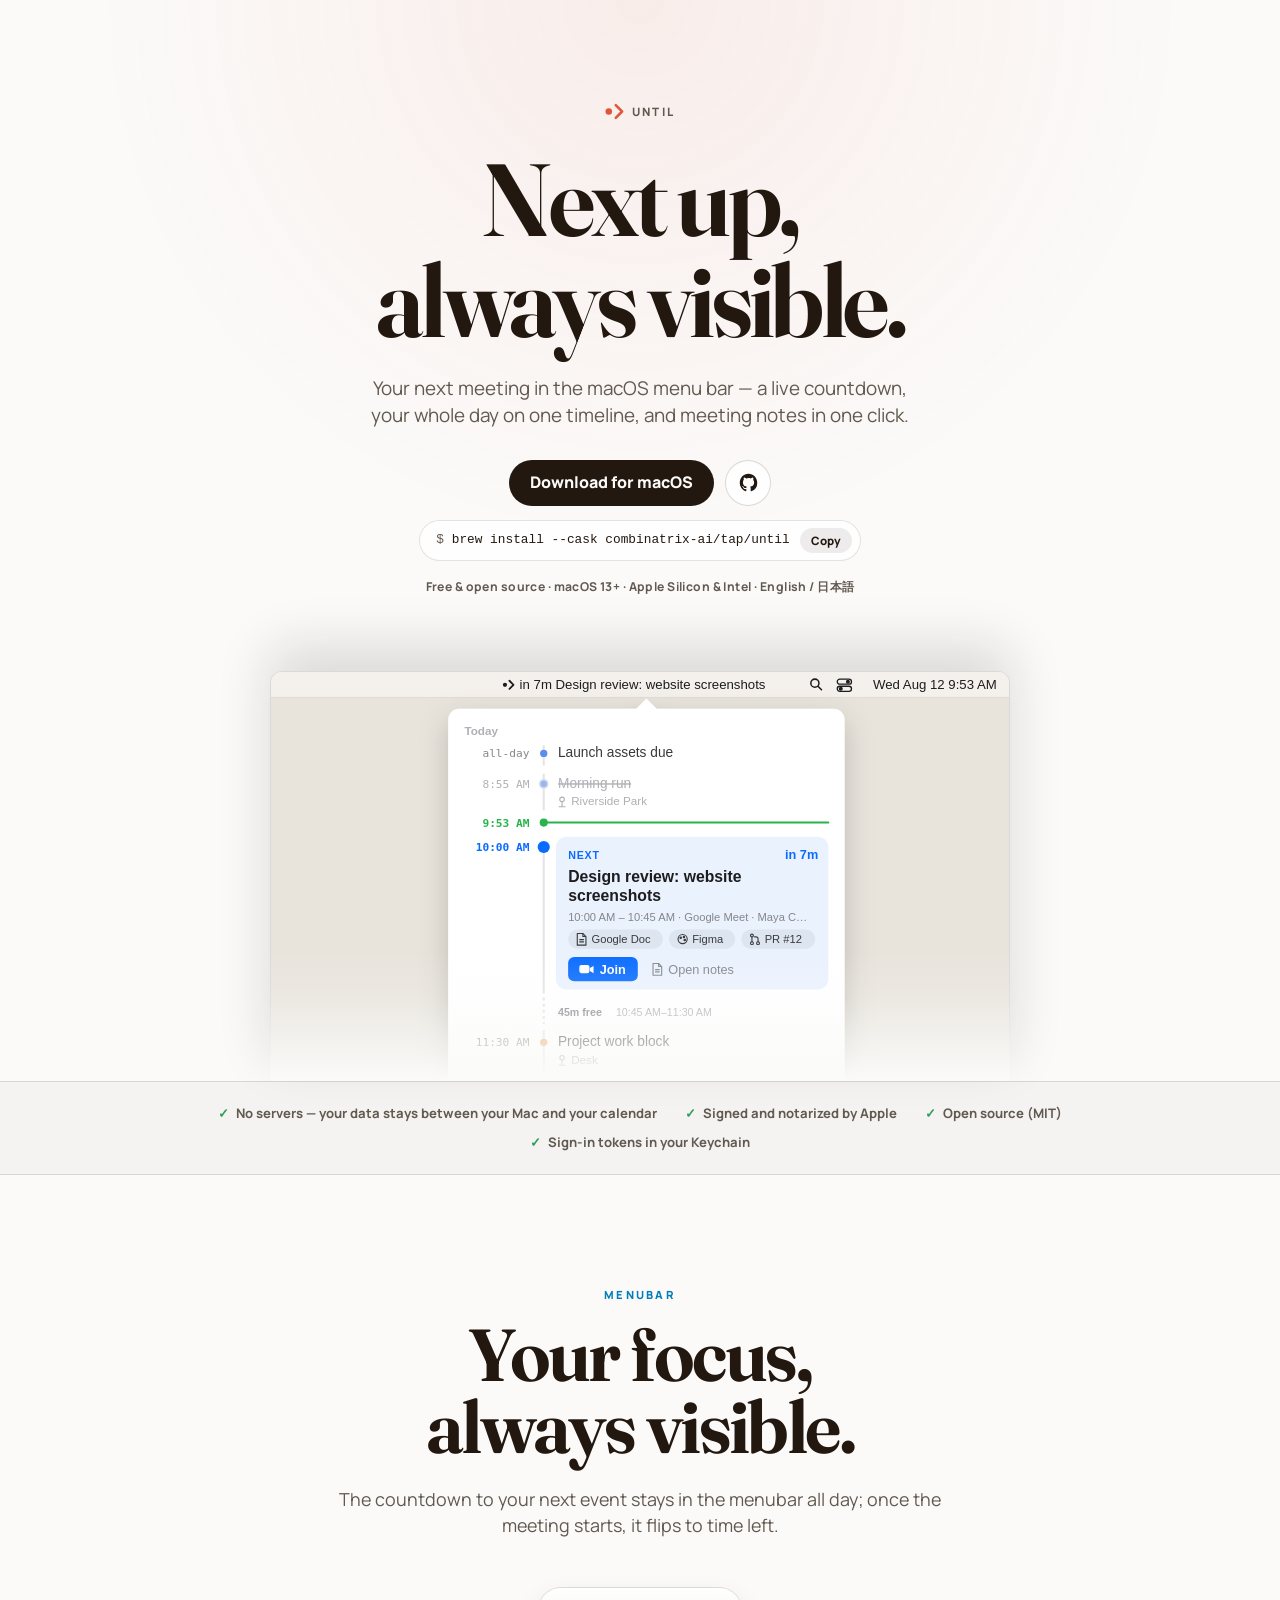
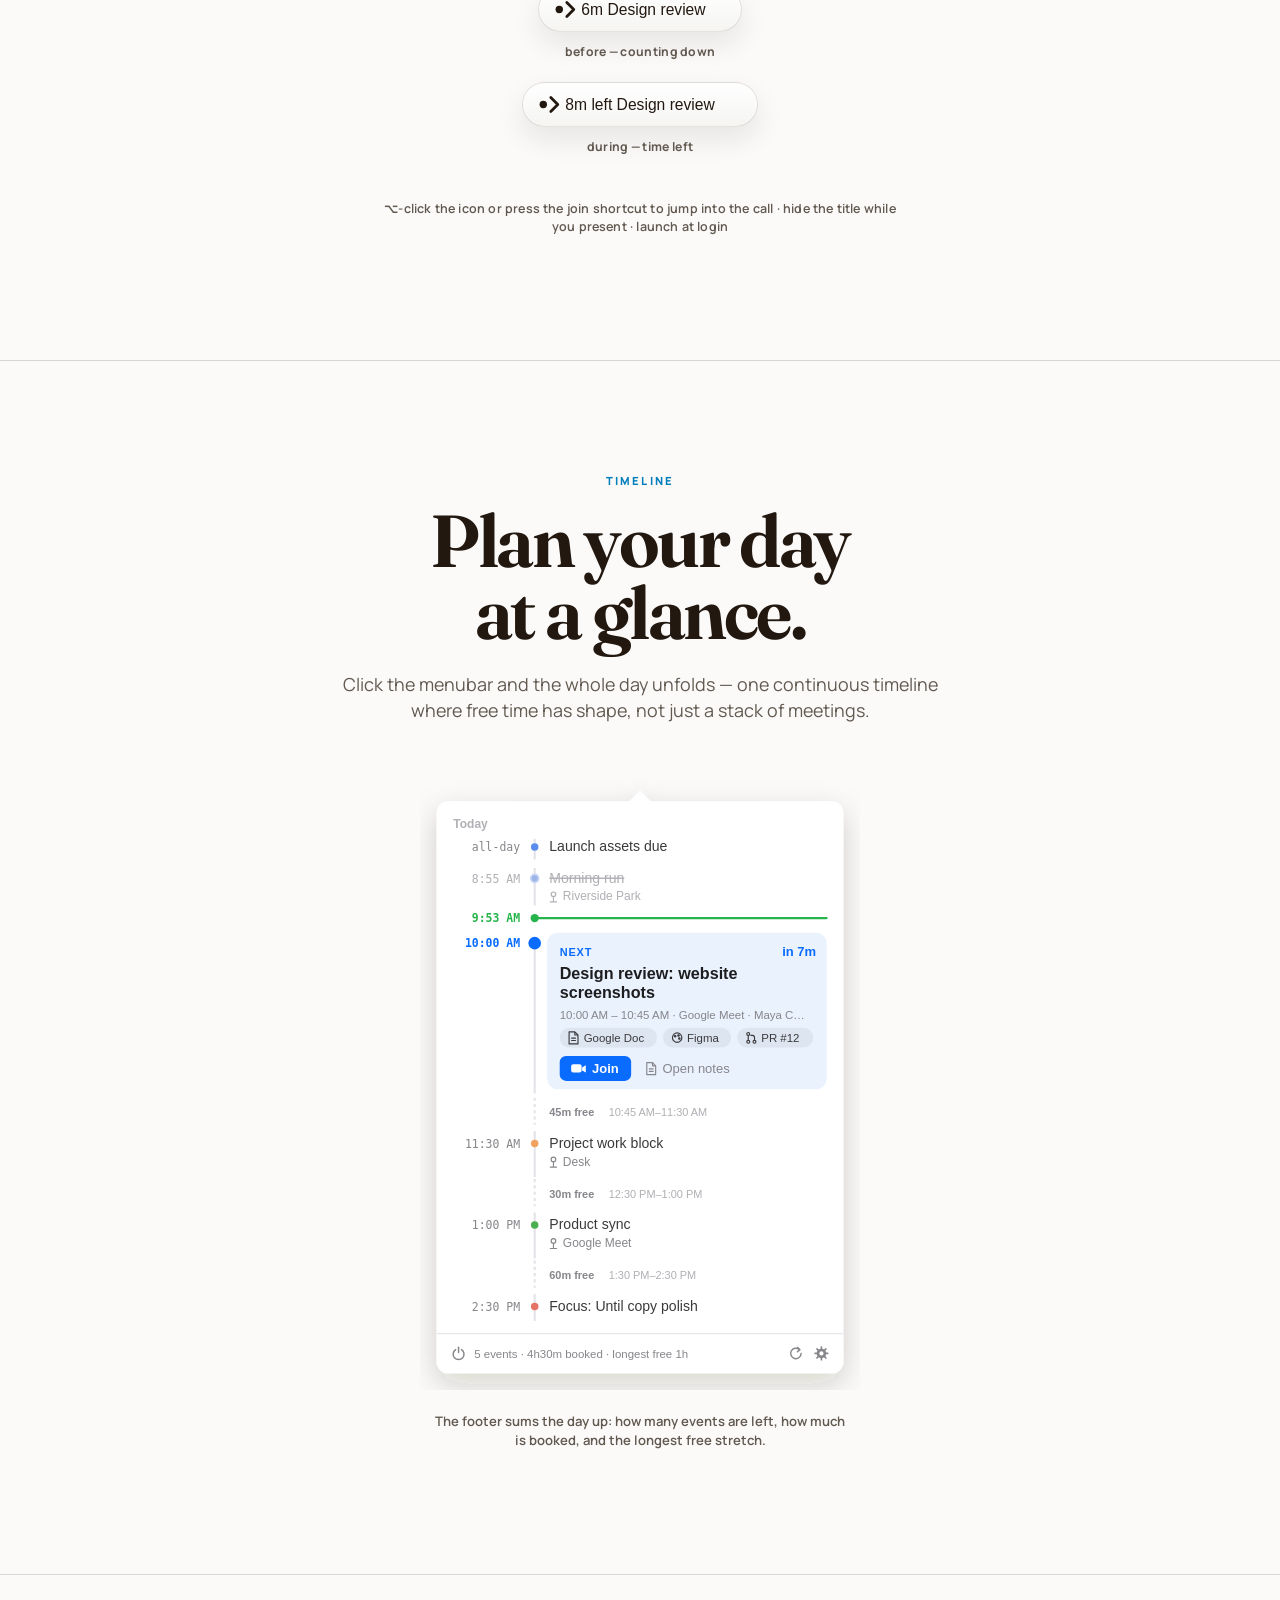
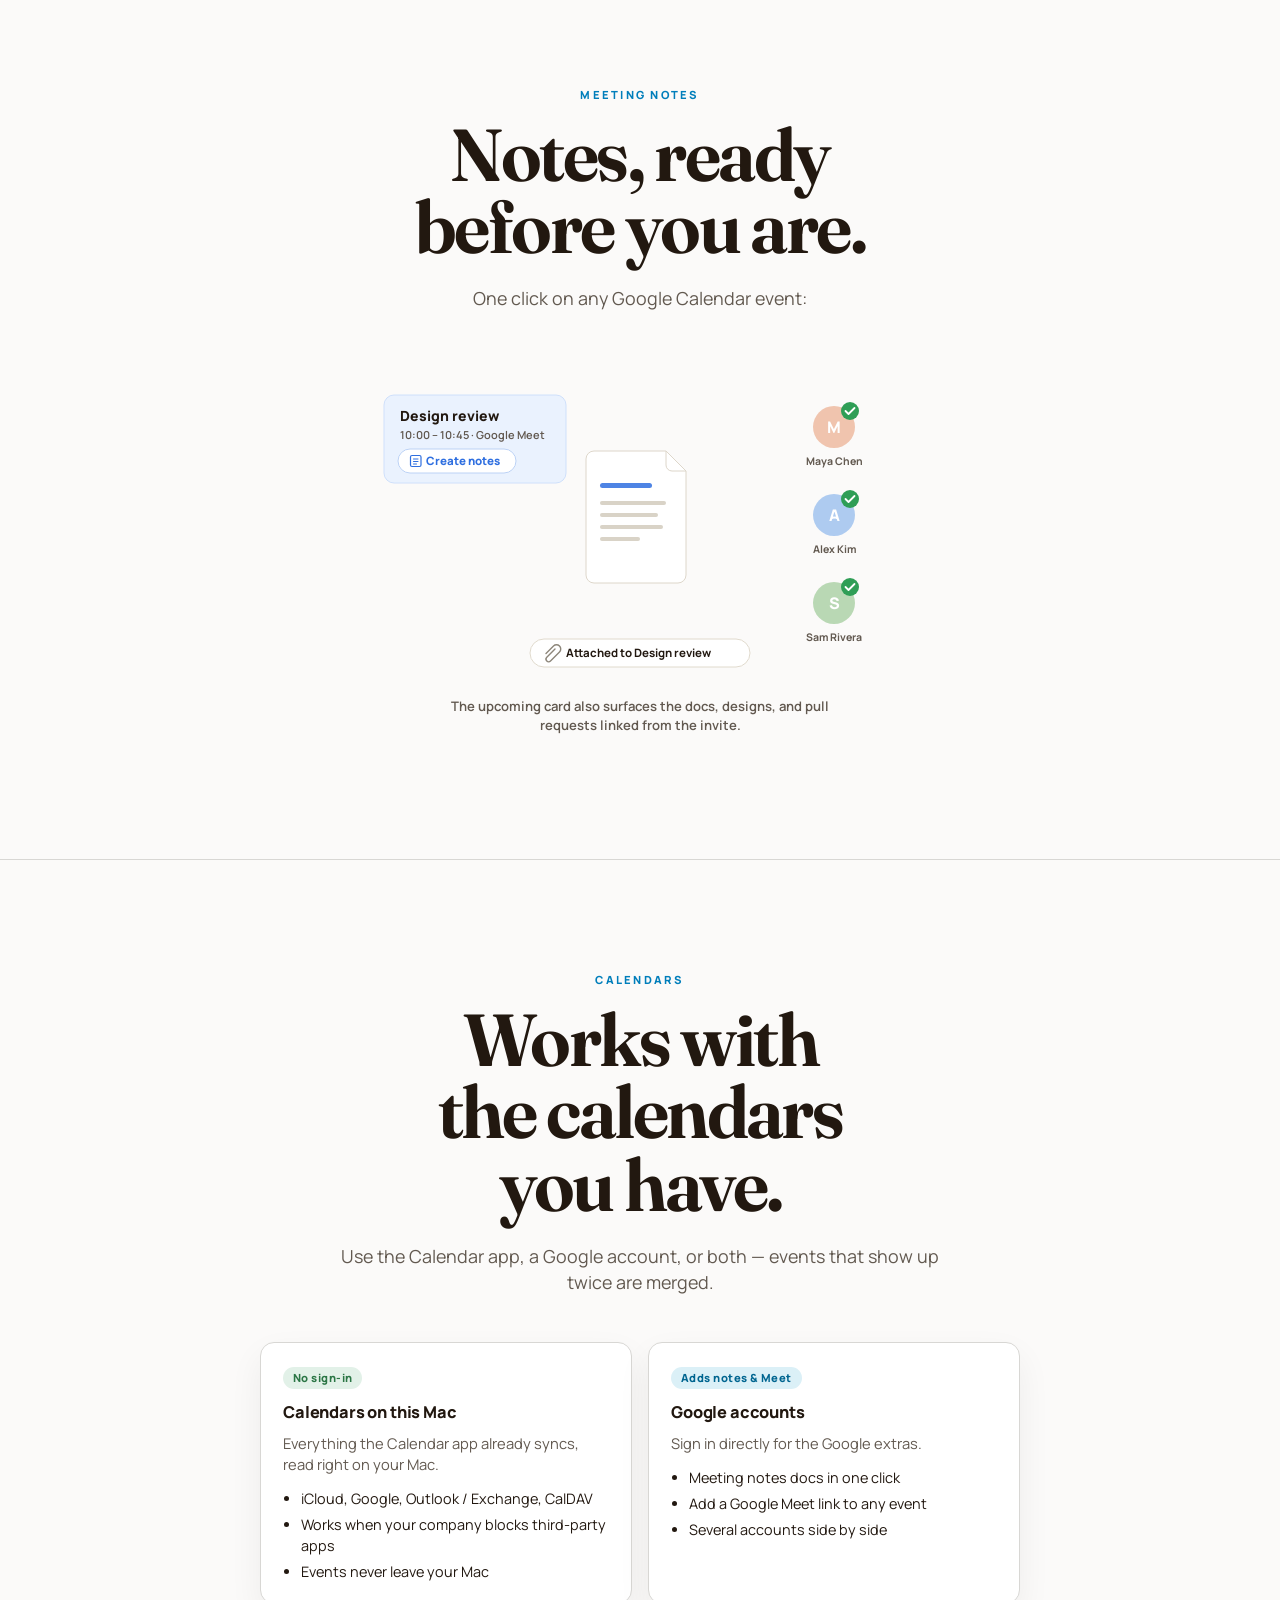
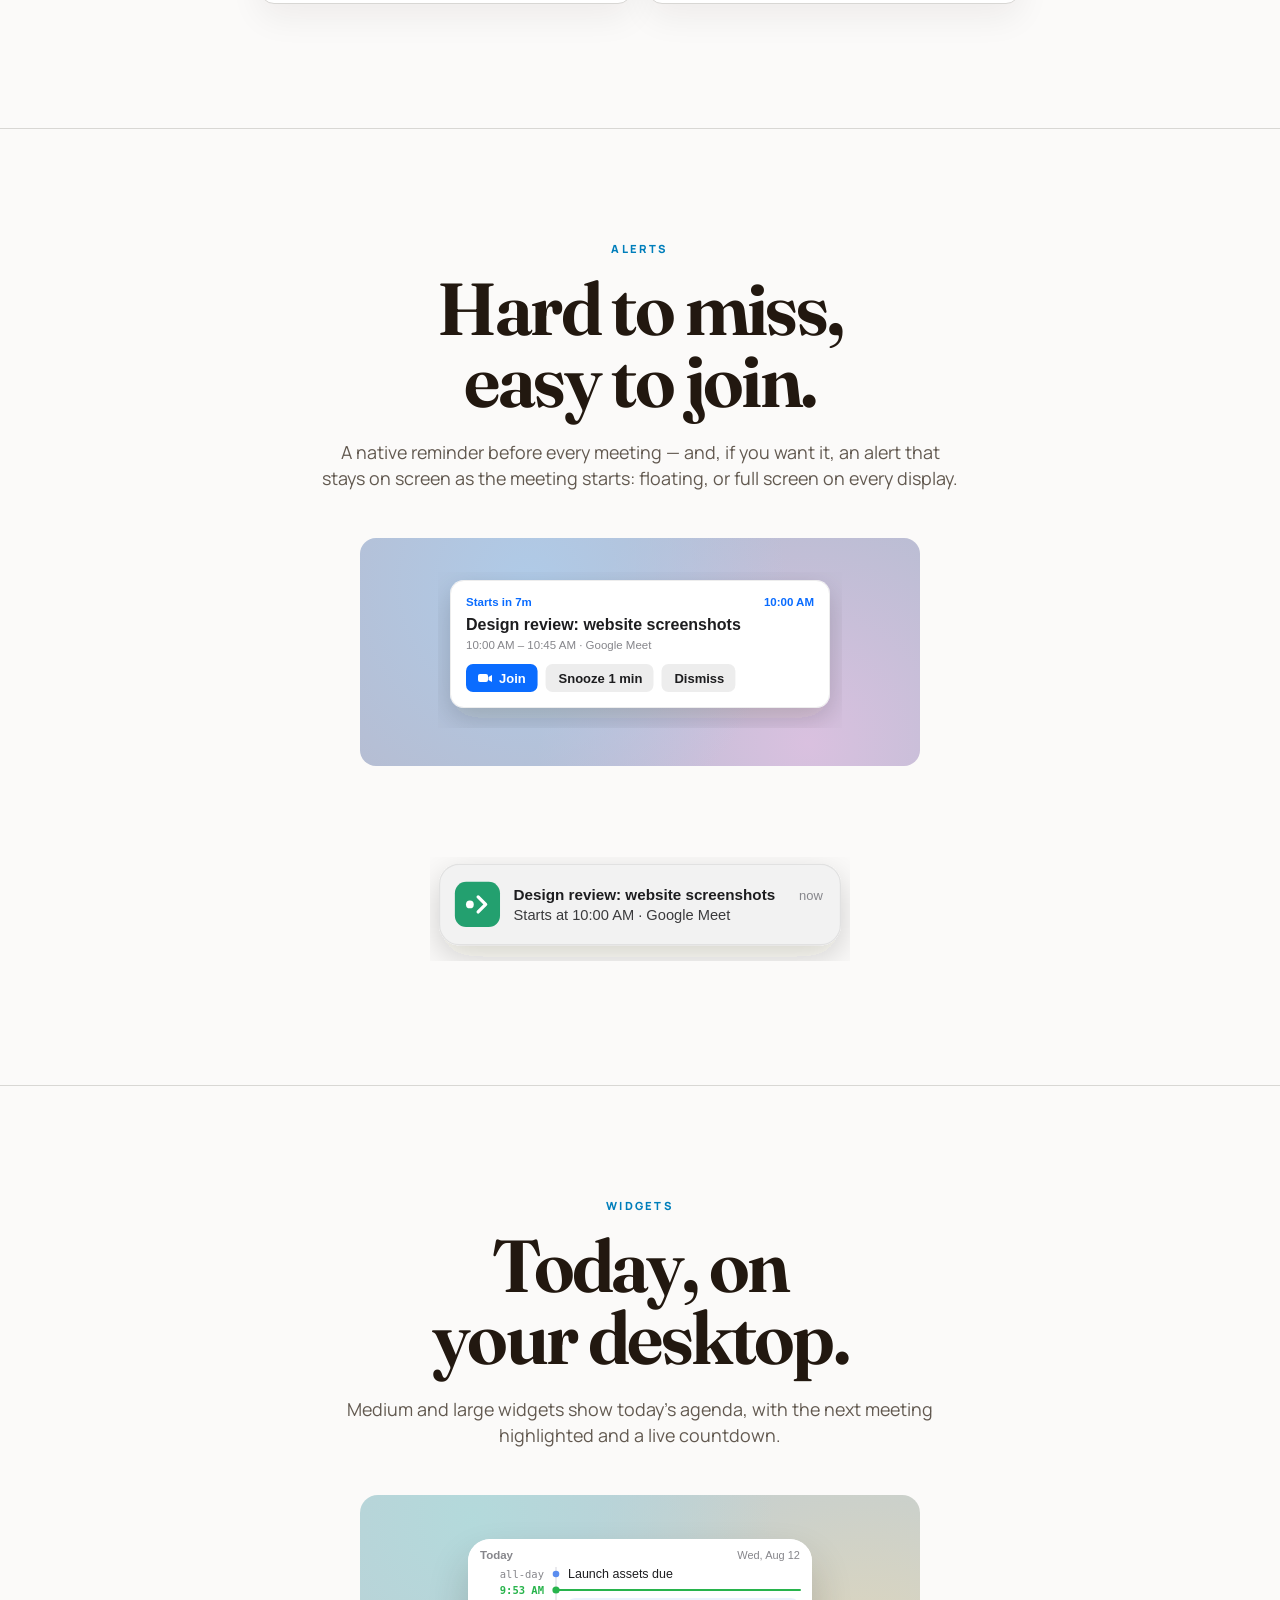
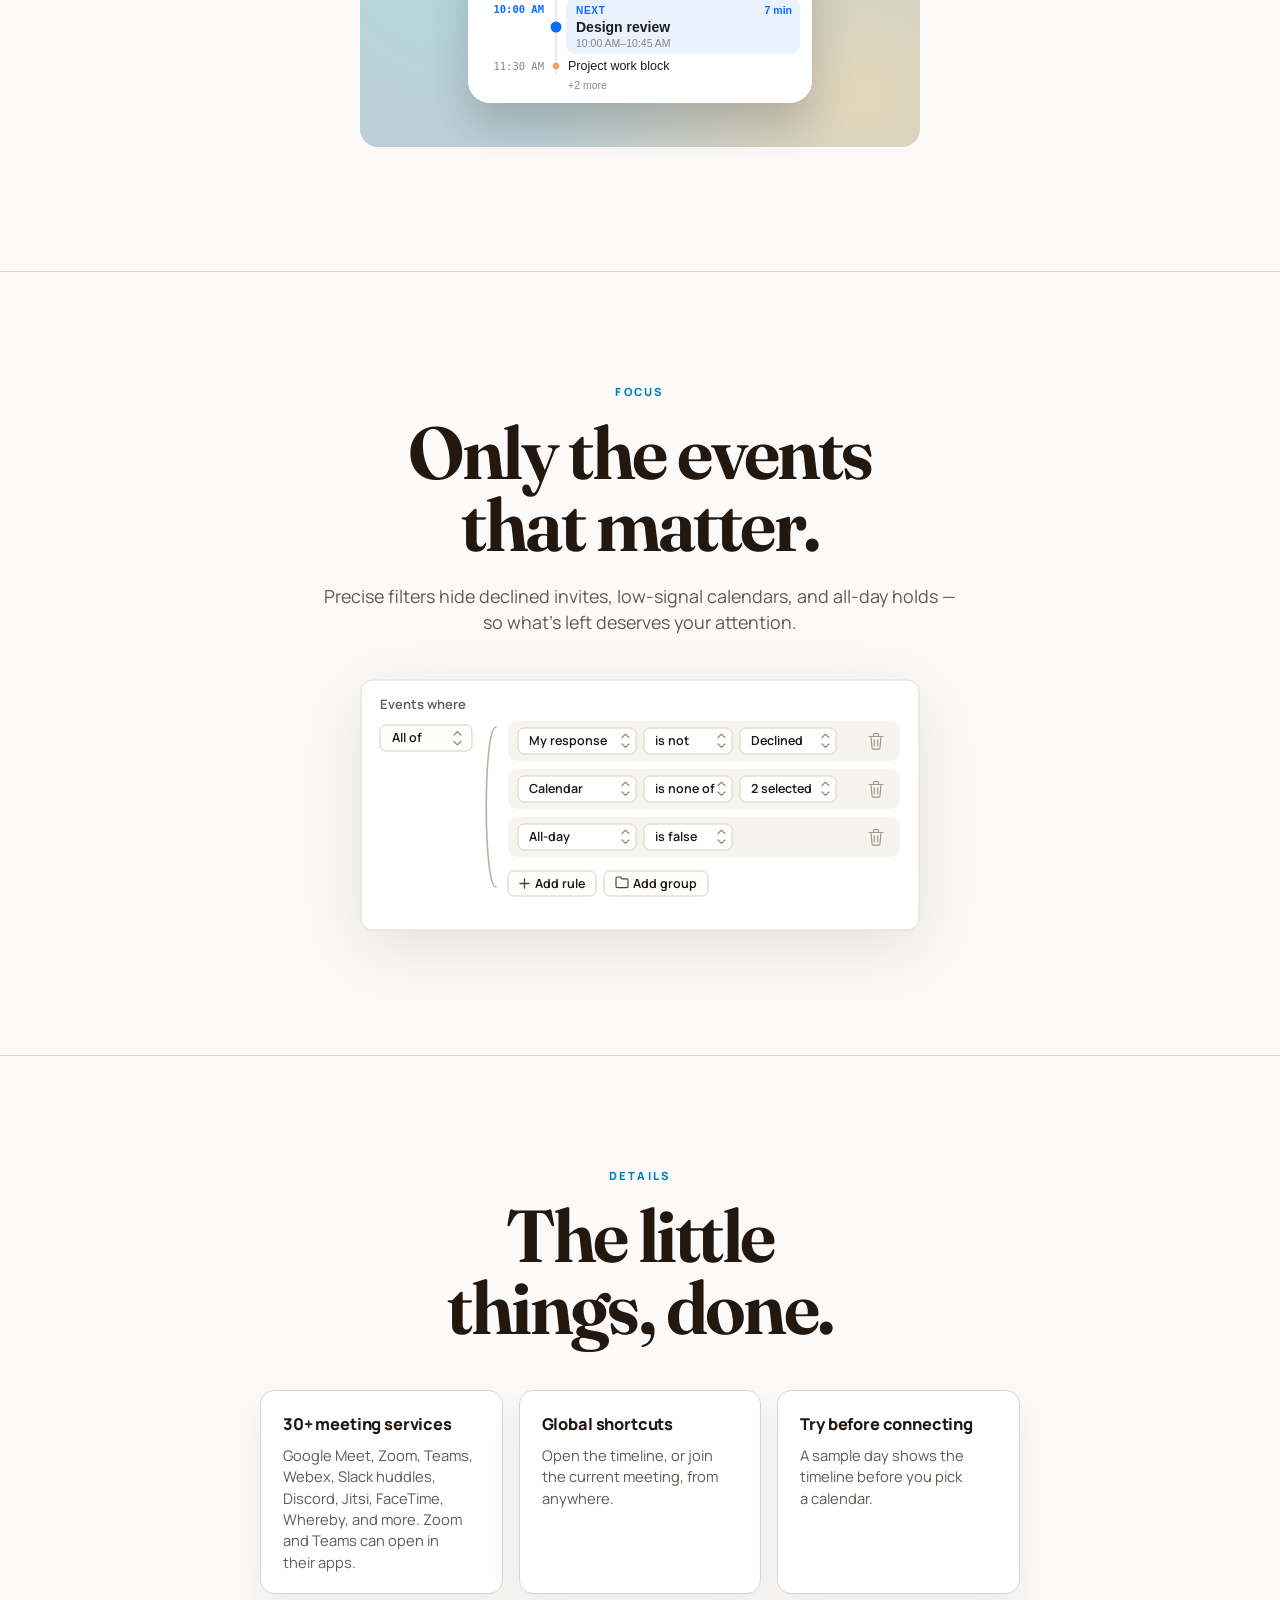
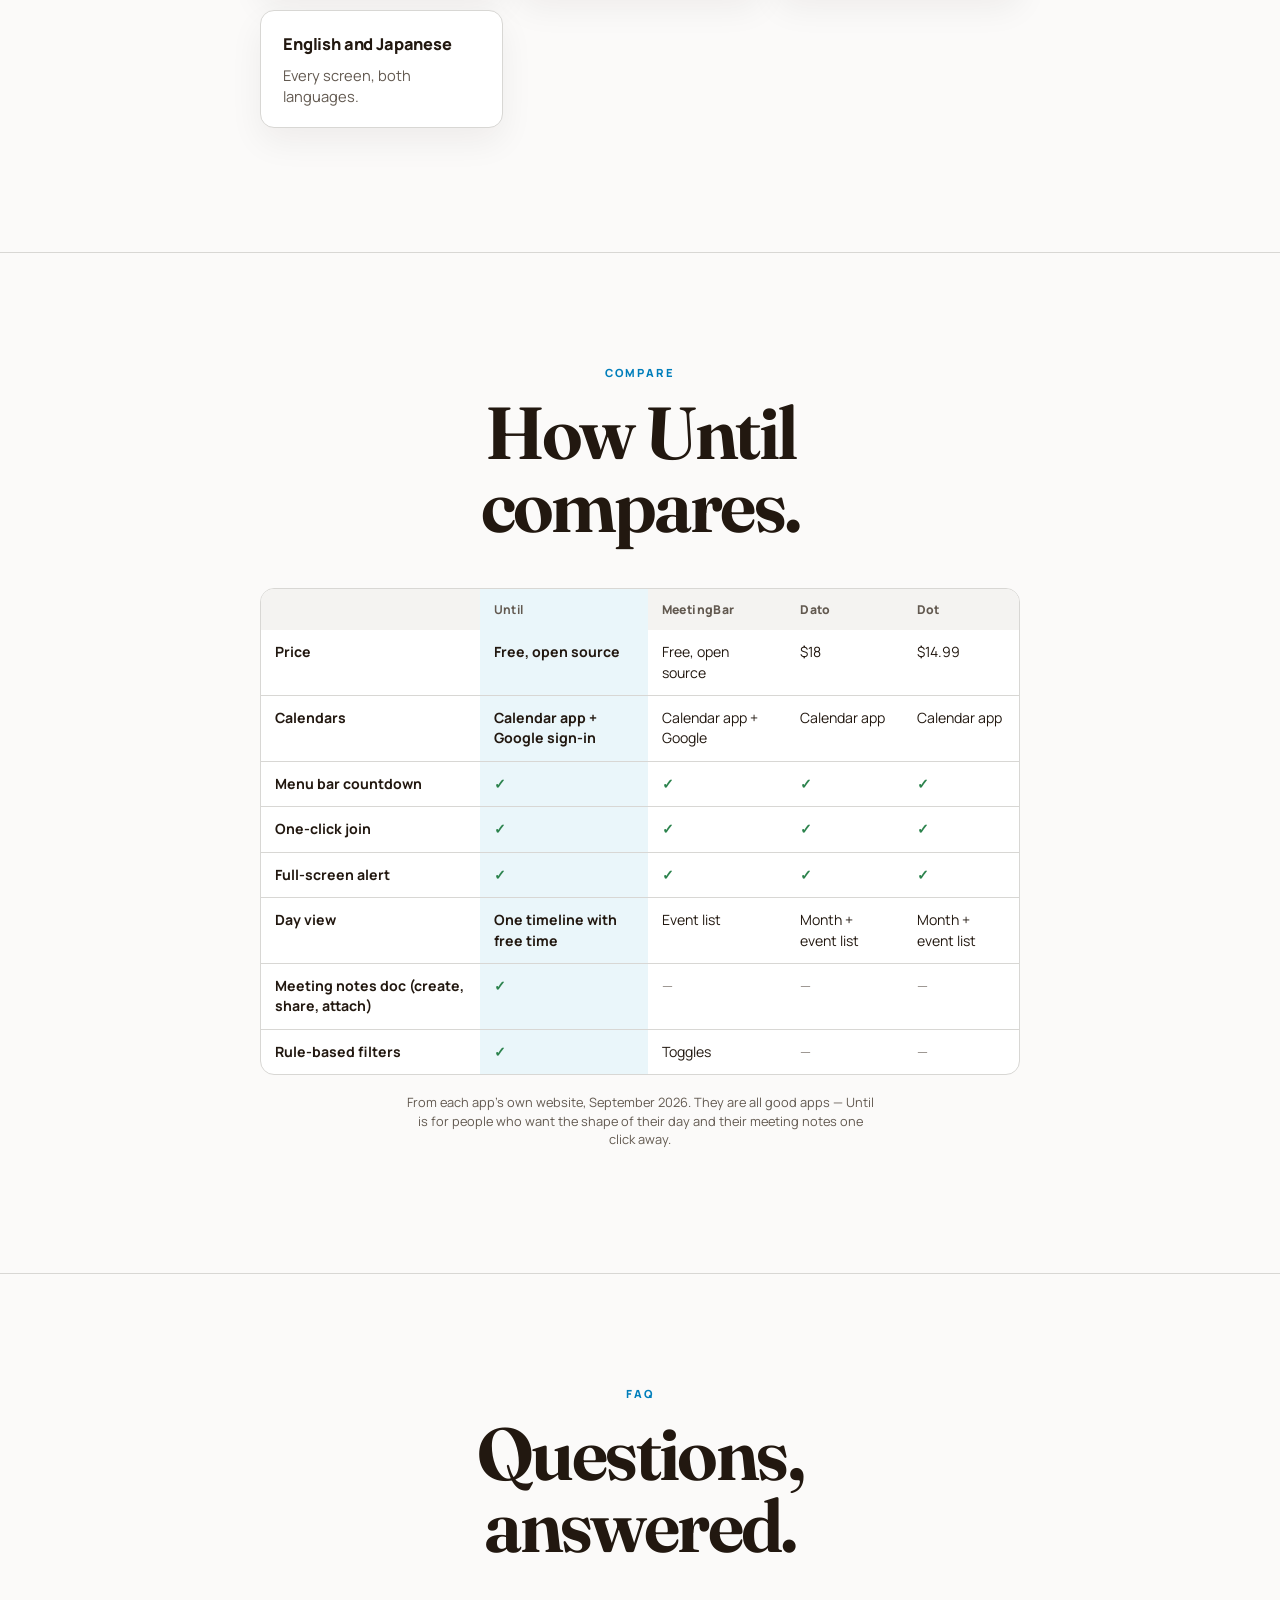
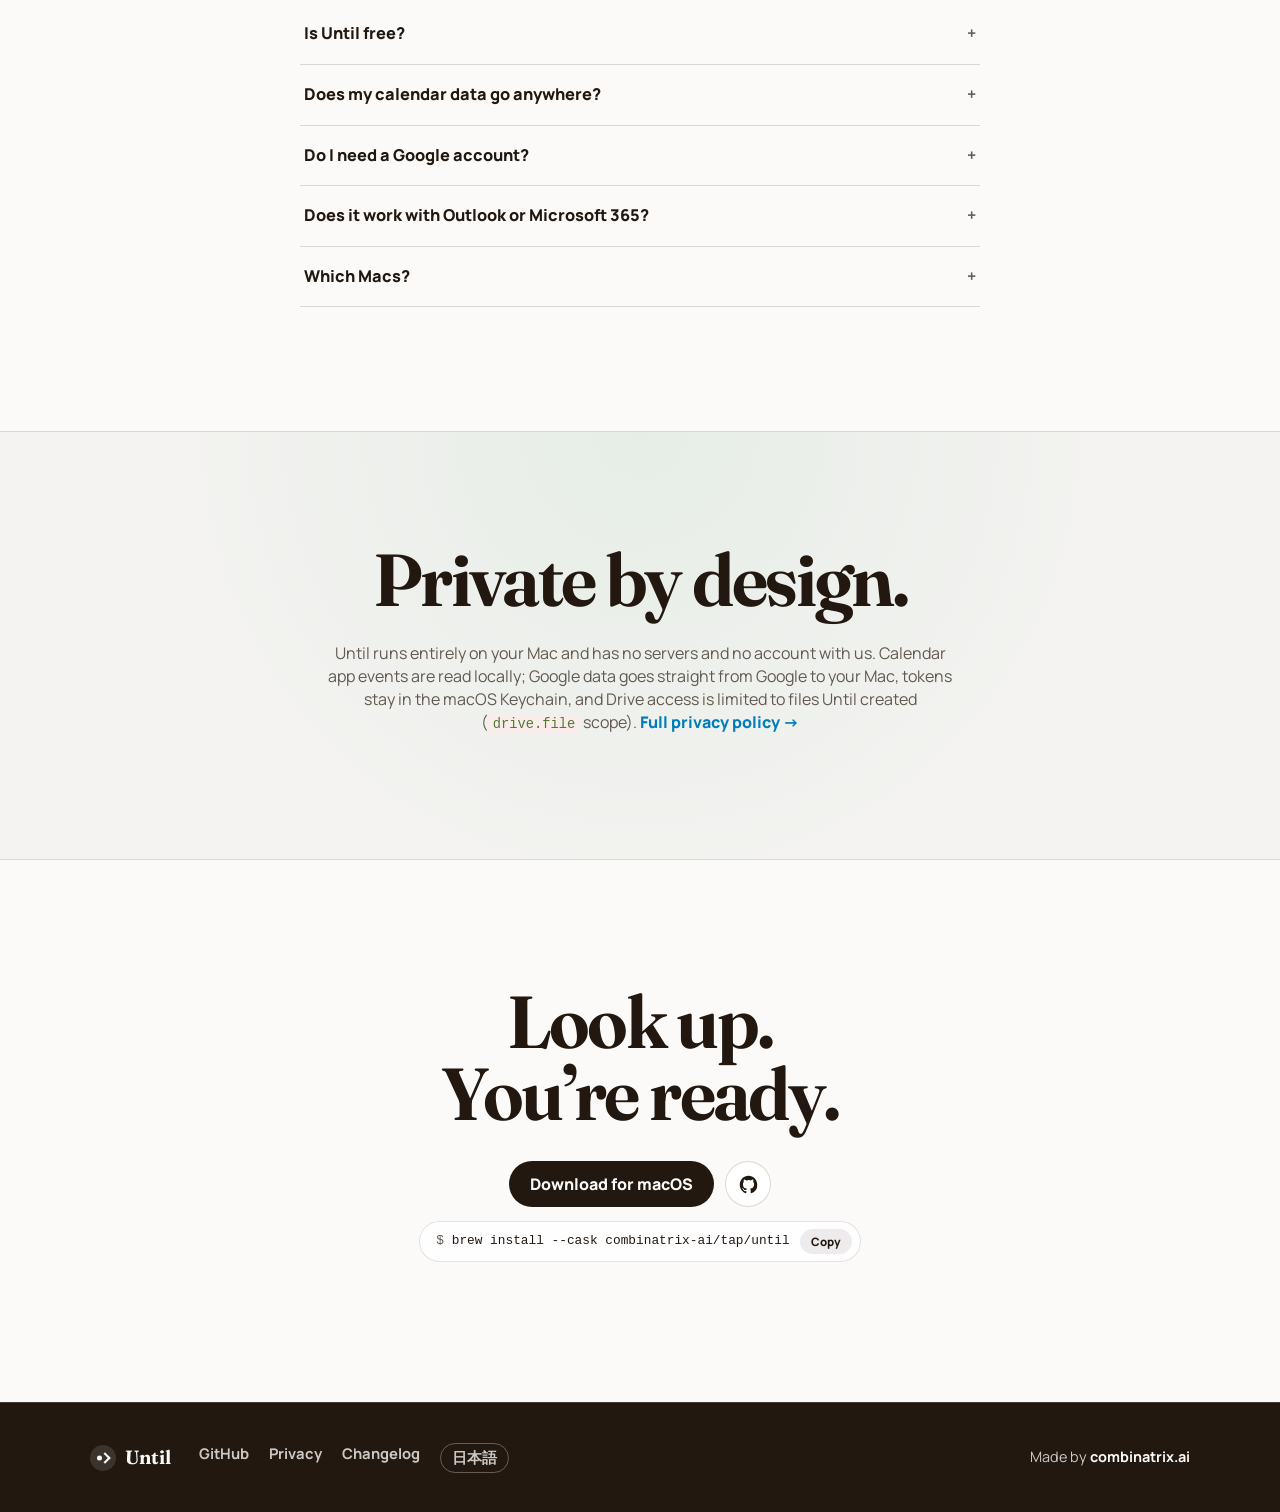
<file: docs/index.html>
<!DOCTYPE html>
<html lang="en">
  <head>
    <meta charset="utf-8">
    <meta name="viewport" content="width=device-width, initial-scale=1">
    <title>Until — your next meeting in the macOS menu bar</title>
    <meta name="description" content="Until keeps a live countdown to your next meeting in the macOS menu bar, shows your whole day on one timeline, and creates meeting notes in one click. Works with the Calendar app and Google Calendar. Free and open source.">
    <link rel="canonical" href="https://until.combinatrix.ai/">
    <link rel="alternate" hreflang="en" href="https://until.combinatrix.ai/">
    <link rel="alternate" hreflang="ja" href="https://until.combinatrix.ai/ja/">
    <link rel="alternate" hreflang="x-default" href="https://until.combinatrix.ai/">
    <meta property="og:type" content="website">
    <meta property="og:title" content="Until — your next meeting in the macOS menu bar">
    <meta property="og:description" content="A live menu bar countdown, your day on one timeline, and meeting notes in one click — for the Calendar app and Google Calendar. Free and open source.">
    <meta property="og:image" content="https://until.combinatrix.ai/og-image.png">
    <meta property="og:image:width" content="1200">
    <meta property="og:image:height" content="630">
    <meta property="og:url" content="https://until.combinatrix.ai/">
    <meta property="og:locale" content="en_US">
    <meta name="twitter:card" content="summary_large_image">
    <meta name="twitter:title" content="Until — your next meeting in the macOS menu bar">
    <meta name="twitter:description" content="A live menu bar countdown, your day on one timeline, and meeting notes in one click — for the Calendar app and Google Calendar. Free and open source.">
    <meta name="twitter:image" content="https://until.combinatrix.ai/og-image.png">
    <script type="application/ld+json">{"@context": "https://schema.org", "@type": "SoftwareApplication", "name": "Until", "operatingSystem": "macOS 13 or later", "applicationCategory": "ProductivityApplication", "description": "A live menu bar countdown, your day on one timeline, and meeting notes in one click — for the Calendar app and Google Calendar. Free and open source.", "url": "https://until.combinatrix.ai/", "downloadUrl": "https://github.com/combinatrix-ai/until/releases/latest/download/Until.dmg", "license": "https://opensource.org/licenses/MIT", "inLanguage": ["en", "ja"], "offers": {"@type": "Offer", "price": "0", "priceCurrency": "USD"}, "author": {"@type": "Organization", "name": "combinatrix.ai", "url": "https://combinatrix.ai"}}</script>
    <link rel="preconnect" href="https://fonts.googleapis.com">
    <link rel="preconnect" href="https://fonts.gstatic.com" crossorigin>
    <link
      href="https://fonts.googleapis.com/css2?family=Fraunces:opsz,wght@9..144,650;9..144,780&amp;family=Manrope:wght@400;520;620;720;800&amp;display=swap"
      rel="stylesheet"
    >
    <link rel="stylesheet" href="styles.css?v=20260930-growth">
    <link rel="icon" href="data:image/svg+xml,%3Csvg xmlns='http://www.w3.org/2000/svg' viewBox='0 0 24 24'%3E%3Ccircle cx='8' cy='12' r='3' fill='%23d9664e'/%3E%3Cpath d='M14 7l5 5-5 5' fill='none' stroke='%23d9664e' stroke-width='2.5' stroke-linecap='round' stroke-linejoin='round'/%3E%3C/svg%3E">
  </head>
  <body>
    <a class="skip-link" href="#main-content">Skip to content</a>
    <main id="top">
      <section class="hero" id="main-content" aria-labelledby="hero-title">
        <div class="hero-intro">
          <div class="hero-brand-row">
            <svg class="hero-mark" viewBox="4 5 15 14" aria-hidden="true">
              <circle cx="7" cy="12" r="2.6" />
              <path d="M12.5 7 17.5 12 12.5 17" />
            </svg>
            <span>Until</span>
          </div>
          <h1 id="hero-title">Next up, always visible.</h1>
          <p class="hero-subtitle">Your next meeting in the macOS menu bar — a live countdown, your whole day on one timeline, and meeting notes in one click.</p>
          <div class="cta-row">
            <a class="primary-action" href="https://github.com/combinatrix-ai/until/releases/latest/download/Until.dmg">Download for macOS</a>
            <a class="icon-action" href="https://github.com/combinatrix-ai/until" aria-label="View Until on GitHub">
              <svg viewBox="0 0 24 24" aria-hidden="true">
                <path
                  d="M12 2C6.48 2 2 6.58 2 12.24c0 4.52 2.86 8.35 6.84 9.7.5.09.68-.22.68-.49 0-.24-.01-1.04-.01-1.88-2.51.47-3.16-.63-3.36-1.21-.11-.3-.6-1.21-1.03-1.45-.35-.19-.85-.66-.01-.67.79-.01 1.35.74 1.54 1.05.9 1.55 2.34 1.11 2.91.85.09-.67.35-1.11.64-1.37-2.22-.26-4.55-1.14-4.55-5.05 0-1.11.39-2.02 1.03-2.73-.1-.26-.45-1.3.1-2.7 0 0 .84-.28 2.75 1.04A9.28 9.28 0 0 1 12 6.99c.85 0 1.71.12 2.51.35 1.91-1.32 2.75-1.04 2.75-1.04.55 1.4.2 2.44.1 2.7.64.71 1.03 1.62 1.03 2.73 0 3.92-2.34 4.79-4.57 5.05.36.32.68.94.68 1.9 0 1.37-.01 2.47-.01 2.81 0 .27.18.59.69.49A10.09 10.09 0 0 0 22 12.24C22 6.58 17.52 2 12 2Z"
                />
              </svg>
            </a>
          </div>
          <div class="brew-pill"><code>brew install --cask combinatrix-ai/tap/until</code><button class="copy-button" type="button" data-copy="brew install --cask combinatrix-ai/tap/until" data-copied="Copied">Copy</button></div>
          <p class="hero-meta">Free &amp; open source <span aria-hidden="true">·</span> macOS 13+ <span aria-hidden="true">·</span> Apple Silicon &amp; Intel <span aria-hidden="true">·</span> English / 日本語</p>
        </div>

        <figure class="hero-poster">
          <img
            src="art/hero-en.svg"
            width="726"
            height="402"
            fetchpriority="high"
            alt="Until's macOS menubar view expanded into a continuous day timeline, with the next event prominent and later events continuing below."
          >
          <div class="hero-poster-fade" aria-hidden="true"></div>
        </figure>
      </section>

      <section class="trust-strip" aria-label="Trust">
        <ul><li>No servers — your data stays between your Mac and your calendar</li><li>Signed and notarized by Apple</li><li>Open source (MIT)</li><li>Sign-in tokens in your Keychain</li></ul>
      </section>

      <section class="landing-section" id="menubar" aria-labelledby="menubar-title">
        <div class="section-inner">
          <header class="section-heading">
            <p class="kicker">Menubar</p>
            <h2 id="menubar-title">Your focus, always visible.</h2>
            <p class="section-lede">The countdown to your next event stays in the menubar all day; once the meeting starts, it flips to time left.</p>
          </header>

          <div class="menubar-states">
            <figure class="menubar-state">
              <div class="menubar-chrome">
                <svg viewBox="0 0 155 25" role="img" aria-label="Until in the macOS menubar showing 6m until Design review." focusable="false">
                  <circle cx="8" cy="12.5" r="3.2" class="ms-mark" />
                  <path d="M14.5 6.5 20.5 12.5 14.5 18.5" class="ms-chevron" />
                  <text x="27" y="17.3" class="ms-text">6m Design review</text>
                </svg>
              </div>
              <figcaption>before &mdash; counting down</figcaption>
            </figure>
            <figure class="menubar-state">
              <div class="menubar-chrome">
                <svg viewBox="0 0 182 25" role="img" aria-label="Until in the macOS menubar showing 8m left of Design review." focusable="false">
                  <circle cx="8" cy="12.5" r="3.2" class="ms-mark" />
                  <path d="M14.5 6.5 20.5 12.5 14.5 18.5" class="ms-chevron" />
                  <text x="27" y="17.3" class="ms-text">8m left Design review</text>
                </svg>
              </div>
              <figcaption>during &mdash; time left</figcaption>
            </figure>
          </div>

          <p class="section-note">⌥-click the icon or press the join shortcut to jump into the call · hide the title while you present · launch at login</p>
        </div>
      </section>

      <section class="landing-section" id="timeline" aria-labelledby="timeline-title">
        <div class="section-inner">
          <header class="section-heading">
            <p class="kicker">Timeline</p>
            <h2 id="timeline-title">Plan your day at a glance.</h2>
            <p class="section-lede">Click the menubar and the whole day unfolds — one continuous timeline where free time has shape, not just a stack of meetings.</p>
          </header>

          <figure class="timeline-visual">
            <img
              src="art/timeline-en.svg"
              width="422"
              height="590"
              loading="lazy"
              alt="Until's full-day timeline in a macOS popover, showing the current event, free gaps, and upcoming calendar events."
            >
          </figure>
          <p class="visual-caption">The footer sums the day up: how many events are left, how much is booked, and the longest free stretch.</p>
        </div>
      </section>

      <section class="landing-section" id="meeting-notes" aria-labelledby="meeting-notes-title">
        <div class="section-inner">
          <header class="section-heading">
            <p class="kicker">Meeting notes</p>
            <h2 id="meeting-notes-title">Notes, ready before you are.</h2>
            <p class="section-lede">One click on any Google Calendar event:</p>
          </header>

          <ol class="sr-only"><li>Creates a Google Doc from your template</li><li>Shares it with every attendee</li><li>Attaches it to the calendar event</li></ol>
          <div class="notes-visual" aria-hidden="true">
            <svg viewBox="0 0 560 320" role="img" focusable="false">
              <!-- event card -->
              <g>
                <rect x="24" y="40" width="182" height="88" rx="10" fill="#eaf2fe" stroke="#cfe0fb" />
                <text x="40" y="66" class="nv-title">Design review</text>
                <text x="40" y="84" class="nv-sub">10:00 &#8211; 10:45 &#183; Google Meet</text>
                <g class="nv-button">
                  <rect x="38" y="94" width="118" height="24" rx="12" fill="#ffffff" stroke="#bcd2f5" />
                  <path d="M52 100.5h7.5a1.5 1.5 0 0 1 1.5 1.5v8a1.5 1.5 0 0 1-1.5 1.5H52a1.5 1.5 0 0 1-1.5-1.5v-8a1.5 1.5 0 0 1 1.5-1.5Z" fill="none" stroke="#2f6fe0" stroke-width="1.2" />
                  <path d="M53.5 104h4.5M53.5 106.5h4.5M53.5 109h3" stroke="#2f6fe0" stroke-width="1" stroke-linecap="round" />
                  <text x="66" y="110" class="nv-btn-label">Create notes</text>
                </g>
                <circle class="nv-ripple" cx="97" cy="106" r="14" fill="none" stroke="#2f6fe0" />
              </g>

              <!-- cursor -->
              <path class="nv-cursor" d="M0 0 L0 15.2 L3.6 12.1 L6 17.6 L8.6 16.4 L6.2 11 L10.9 10.6 Z" fill="#1c1a17" stroke="#ffffff" stroke-width="1.1" />

              <!-- created doc -->
              <g class="nv-doc">
                <g class="nv-doc-inner">
                  <path d="M234 96 h72 l20 20 v104 a8 8 0 0 1-8 8 h-84 a8 8 0 0 1-8-8 V104 a8 8 0 0 1 8-8 Z" fill="#ffffff" stroke="#ddd6ca" />
                  <path d="M306 96 v14 a6 6 0 0 0 6 6 h14" fill="none" stroke="#ddd6ca" />
                  <rect x="240" y="128" width="52" height="5" rx="2.5" fill="#2f6fe0" opacity="0.85" />
                  <rect class="nv-line l1" x="240" y="146" width="66" height="4" rx="2" fill="#d9d3c7" />
                  <rect class="nv-line l2" x="240" y="158" width="58" height="4" rx="2" fill="#d9d3c7" />
                  <rect class="nv-line l3" x="240" y="170" width="63" height="4" rx="2" fill="#d9d3c7" />
                  <rect class="nv-line l4" x="240" y="182" width="40" height="4" rx="2" fill="#d9d3c7" />
                </g>
              </g>

              <!-- flying mini-docs -->
              <g class="nv-fly nv-fly1">
                <rect x="-8" y="-10" width="16" height="20" rx="3" fill="#ffffff" stroke="#c9d8f2" />
                <path d="M-3.5 -3.5h7M-3.5 0h7M-3.5 3.5h4.5" stroke="#2f6fe0" stroke-width="1.1" stroke-linecap="round" />
              </g>
              <g class="nv-fly nv-fly2">
                <rect x="-8" y="-10" width="16" height="20" rx="3" fill="#ffffff" stroke="#c9d8f2" />
                <path d="M-3.5 -3.5h7M-3.5 0h7M-3.5 3.5h4.5" stroke="#2f6fe0" stroke-width="1.1" stroke-linecap="round" />
              </g>
              <g class="nv-fly nv-fly3">
                <rect x="-8" y="-10" width="16" height="20" rx="3" fill="#ffffff" stroke="#c9d8f2" />
                <path d="M-3.5 -3.5h7M-3.5 0h7M-3.5 3.5h4.5" stroke="#2f6fe0" stroke-width="1.1" stroke-linecap="round" />
              </g>

              <!-- attendees -->
              <g class="nv-person">
                <circle cx="474" cy="72" r="21" fill="#f0c4ae" />
                <text x="474" y="78" class="nv-initial">M</text>
                <text x="474" y="110" class="nv-name">Maya Chen</text>
                <g class="nv-check nv-check1">
                  <circle cx="490" cy="56" r="9" fill="#2f9e56" />
                  <path d="M485.5 56 l3 3 l6-6" fill="none" stroke="#ffffff" stroke-width="1.8" stroke-linecap="round" stroke-linejoin="round" />
                </g>
              </g>
              <g class="nv-person">
                <circle cx="474" cy="160" r="21" fill="#aecbf0" />
                <text x="474" y="166" class="nv-initial">A</text>
                <text x="474" y="198" class="nv-name">Alex Kim</text>
                <g class="nv-check nv-check2">
                  <circle cx="490" cy="144" r="9" fill="#2f9e56" />
                  <path d="M485.5 144 l3 3 l6-6" fill="none" stroke="#ffffff" stroke-width="1.8" stroke-linecap="round" stroke-linejoin="round" />
                </g>
              </g>
              <g class="nv-person">
                <circle cx="474" cy="248" r="21" fill="#b9d8b4" />
                <text x="474" y="254" class="nv-initial">S</text>
                <text x="474" y="286" class="nv-name">Sam Rivera</text>
                <g class="nv-check nv-check3">
                  <circle cx="490" cy="232" r="9" fill="#2f9e56" />
                  <path d="M485.5 232 l3 3 l6-6" fill="none" stroke="#ffffff" stroke-width="1.8" stroke-linecap="round" stroke-linejoin="round" />
                </g>
              </g>

              <!-- attached chip -->
              <g class="nv-attach">
                <rect x="170" y="284" width="220" height="28" rx="14" fill="#ffffff" stroke="#e0dacd" />
                <path d="M186 298.5 l7.5-7.5 a4.2 4.2 0 0 1 6 6 l-9 9 a2.6 2.6 0 0 1-3.7-3.7 l8.2-8.2" fill="none" stroke="#8d867a" stroke-width="1.4" stroke-linecap="round" stroke-linejoin="round" />
                <text x="206" y="302" class="nv-attach-label">Attached to Design review</text>
              </g>
            </svg>
          </div>
          <p class="visual-caption">The upcoming card also surfaces the docs, designs, and pull requests linked from the invite.</p>
        </div>
      </section>

      <section class="landing-section" id="calendars" aria-labelledby="calendars-title">
        <div class="section-inner">
          <header class="section-heading">
            <p class="kicker">Calendars</p>
            <h2 id="calendars-title">Works with the calendars you have.</h2>
            <p class="section-lede">Use the Calendar app, a Google account, or both — events that show up twice are merged.</p>
          </header>

          <div class="source-cards">
            <article class="source-card">
              <span class="source-tag">No sign-in</span>
              <h3>Calendars on this Mac</h3>
              <p>Everything the Calendar app already syncs, read right on your Mac.</p>
              <ul><li>iCloud, Google, Outlook / Exchange, CalDAV</li><li>Works when your company blocks third-party apps</li><li>Events never leave your Mac</li></ul>
            </article>
            <article class="source-card">
              <span class="source-tag blue">Adds notes & Meet</span>
              <h3>Google accounts</h3>
              <p>Sign in directly for the Google extras.</p>
              <ul><li>Meeting notes docs in one click</li><li>Add a Google Meet link to any event</li><li>Several accounts side by side</li></ul>
            </article>
          </div>
        </div>
      </section>

      <section class="landing-section" id="alerts" aria-labelledby="alerts-title">
        <div class="section-inner">
          <header class="section-heading">
            <p class="kicker">Alerts</p>
            <h2 id="alerts-title">Hard to miss, easy to join.</h2>
            <p class="section-lede">A native reminder before every meeting — and, if you want it, an alert that stays on screen as the meeting starts: floating, or full screen on every display.</p>
          </header>

          <div class="alert-visuals">
            <figure class="alert-stage">
              <img src="art/start-alert-en.svg" width="404" height="156" loading="lazy" alt="Until's start alert: Design review starts in 8 minutes, with Join, Snooze 1 min, and Dismiss buttons.">
            </figure>
            <figure class="notification-visual">
              <img src="art/notification-en.svg" width="372" height="92" loading="lazy" alt="A macOS notification from Until for Design review, showing its start time and Google Meet link.">
            </figure>
          </div>
        </div>
      </section>

      <section class="landing-section" id="widgets" aria-labelledby="widgets-title">
        <div class="section-inner">
          <header class="section-heading">
            <p class="kicker">Widgets</p>
            <h2 id="widgets-title">Today, on your desktop.</h2>
            <p class="section-lede">Medium and large widgets show today's agenda, with the next meeting highlighted and a live countdown.</p>
          </header>

          <figure class="widget-visual">
            <img src="art/widget-en.svg" width="344" height="164" loading="lazy" alt="Until's medium desktop widget: an all-day event, the current time, the next meeting with a countdown, and the following event.">
          </figure>
        </div>
      </section>

      <section class="landing-section" id="focus" aria-labelledby="focus-title">
        <div class="section-inner">
          <header class="section-heading">
            <p class="kicker">Focus</p>
            <h2 id="focus-title">Only the events that matter.</h2>
            <p class="section-lede">Precise filters hide declined invites, low-signal calendars, and all-day holds — so what's left deserves your attention.</p>
          </header>

          <p class="sr-only">Example rules from the built-in filter editor: events where my response is not Declined, calendar is none of two selected calendars, and all-day is false.</p>
          <div class="filter-visual" aria-hidden="true">
            <svg viewBox="0 0 560 252" role="img" focusable="false">
              <!-- editor card -->
              <rect x="1" y="1" width="558" height="250" rx="12" fill="#ffffff" stroke="#e2dccf" />
              <text x="20" y="30" class="fv-muted">Events where</text>

              <!-- group mode dropdown -->
              <g>
                <rect x="20" y="46" width="92" height="26" rx="6" fill="#fdfdfc" stroke="#d7d1c4" />
                <text x="32" y="63" class="fv-label">All of</text>
                <path d="M94 56 l3.4-3.4 3.4 3.4 M94 62.5 l3.4 3.4 3.4-3.4" fill="none" stroke="#8d867a" stroke-width="1.2" stroke-linecap="round" stroke-linejoin="round" />
              </g>

              <!-- paren -->
              <path d="M136 48 C123 48 123 208 136 208" fill="none" stroke="#b8b1a3" stroke-width="1.6" stroke-linecap="round" />

              <!-- condition rows -->
              <g class="fv-row">
                <rect x="148" y="42" width="392" height="40" rx="9" fill="#f6f4ef" />
                <rect x="158" y="49" width="118" height="26" rx="6" fill="#ffffff" stroke="#d7d1c4" />
                <text x="169" y="66" class="fv-label">My response</text>
                <path d="M262 58.5 l3.4-3.4 3.4 3.4 M262 65 l3.4 3.4 3.4-3.4" fill="none" stroke="#8d867a" stroke-width="1.2" stroke-linecap="round" stroke-linejoin="round" />
                <rect x="284" y="49" width="88" height="26" rx="6" fill="#ffffff" stroke="#d7d1c4" />
                <text x="295" y="66" class="fv-label">is not</text>
                <path d="M358 58.5 l3.4-3.4 3.4 3.4 M358 65 l3.4 3.4 3.4-3.4" fill="none" stroke="#8d867a" stroke-width="1.2" stroke-linecap="round" stroke-linejoin="round" />
                <rect x="380" y="49" width="96" height="26" rx="6" fill="#ffffff" stroke="#d7d1c4" />
                <text x="391" y="66" class="fv-label">Declined</text>
                <path d="M462 58.5 l3.4-3.4 3.4 3.4 M462 65 l3.4 3.4 3.4-3.4" fill="none" stroke="#8d867a" stroke-width="1.2" stroke-linecap="round" stroke-linejoin="round" />
                <g class="fv-trash" transform="translate(508 54)">
                  <path d="M1 3.5h14M5.5 3.5V2a1.4 1.4 0 0 1 1.4-1.4h2.2A1.4 1.4 0 0 1 10.5 2v1.5M3 3.5 l1 11.2A1.6 1.6 0 0 0 5.6 16.2h4.8a1.6 1.6 0 0 0 1.6-1.5l1-11.2M6.3 6.8v6M9.7 6.8v6" fill="none" stroke="#a09a8d" stroke-width="1.2" stroke-linecap="round" stroke-linejoin="round" />
                </g>
              </g>

              <g class="fv-row">
                <rect x="148" y="90" width="392" height="40" rx="9" fill="#f6f4ef" />
                <rect x="158" y="97" width="118" height="26" rx="6" fill="#ffffff" stroke="#d7d1c4" />
                <text x="169" y="114" class="fv-label">Calendar</text>
                <path d="M262 106.5 l3.4-3.4 3.4 3.4 M262 113 l3.4 3.4 3.4-3.4" fill="none" stroke="#8d867a" stroke-width="1.2" stroke-linecap="round" stroke-linejoin="round" />
                <rect x="284" y="97" width="88" height="26" rx="6" fill="#ffffff" stroke="#d7d1c4" />
                <text x="295" y="114" class="fv-label">is none of</text>
                <path d="M358 106.5 l3.4-3.4 3.4 3.4 M358 113 l3.4 3.4 3.4-3.4" fill="none" stroke="#8d867a" stroke-width="1.2" stroke-linecap="round" stroke-linejoin="round" />
                <rect x="380" y="97" width="96" height="26" rx="6" fill="#ffffff" stroke="#d7d1c4" />
                <text x="391" y="114" class="fv-label">2 selected</text>
                <path d="M462 106.5 l3.4-3.4 3.4 3.4 M462 113 l3.4 3.4 3.4-3.4" fill="none" stroke="#8d867a" stroke-width="1.2" stroke-linecap="round" stroke-linejoin="round" />
                <g class="fv-trash" transform="translate(508 102)">
                  <path d="M1 3.5h14M5.5 3.5V2a1.4 1.4 0 0 1 1.4-1.4h2.2A1.4 1.4 0 0 1 10.5 2v1.5M3 3.5 l1 11.2A1.6 1.6 0 0 0 5.6 16.2h4.8a1.6 1.6 0 0 0 1.6-1.5l1-11.2M6.3 6.8v6M9.7 6.8v6" fill="none" stroke="#a09a8d" stroke-width="1.2" stroke-linecap="round" stroke-linejoin="round" />
                </g>
              </g>

              <g class="fv-row">
                <rect x="148" y="138" width="392" height="40" rx="9" fill="#f6f4ef" />
                <rect x="158" y="145" width="118" height="26" rx="6" fill="#ffffff" stroke="#d7d1c4" />
                <text x="169" y="162" class="fv-label">All-day</text>
                <path d="M262 154.5 l3.4-3.4 3.4 3.4 M262 161 l3.4 3.4 3.4-3.4" fill="none" stroke="#8d867a" stroke-width="1.2" stroke-linecap="round" stroke-linejoin="round" />
                <rect x="284" y="145" width="88" height="26" rx="6" fill="#ffffff" stroke="#d7d1c4" />
                <text x="295" y="162" class="fv-label">is false</text>
                <path d="M358 154.5 l3.4-3.4 3.4 3.4 M358 161 l3.4 3.4 3.4-3.4" fill="none" stroke="#8d867a" stroke-width="1.2" stroke-linecap="round" stroke-linejoin="round" />
                <g class="fv-trash" transform="translate(508 150)">
                  <path d="M1 3.5h14M5.5 3.5V2a1.4 1.4 0 0 1 1.4-1.4h2.2A1.4 1.4 0 0 1 10.5 2v1.5M3 3.5 l1 11.2A1.6 1.6 0 0 0 5.6 16.2h4.8a1.6 1.6 0 0 0 1.6-1.5l1-11.2M6.3 6.8v6M9.7 6.8v6" fill="none" stroke="#a09a8d" stroke-width="1.2" stroke-linecap="round" stroke-linejoin="round" />
                </g>
              </g>

              <!-- add buttons -->
              <g>
                <rect x="148" y="192" width="88" height="25" rx="6" fill="#fdfdfc" stroke="#d7d1c4" />
                <path d="M160 204.5h9M164.5 200v9" stroke="#4c4639" stroke-width="1.3" stroke-linecap="round" />
                <text x="175" y="209" class="fv-label">Add rule</text>
                <rect x="244" y="192" width="104" height="25" rx="6" fill="#fdfdfc" stroke="#d7d1c4" />
                <path d="M256 201 v-1.6 a1.4 1.4 0 0 1 1.4-1.4 h3l1.6 1.8h4.6a1.4 1.4 0 0 1 1.4 1.4v6a1.4 1.4 0 0 1-1.4 1.4h-9.2a1.4 1.4 0 0 1-1.4-1.4Z" fill="none" stroke="#4c4639" stroke-width="1.2" stroke-linejoin="round" />
                <text x="273" y="209" class="fv-label">Add group</text>
              </g>
            </svg>
          </div>
        </div>
      </section>

      <section class="landing-section" id="details" aria-labelledby="details-title">
        <div class="section-inner">
          <header class="section-heading">
            <p class="kicker">Details</p>
            <h2 id="details-title">The little things, done.</h2>
          </header>
          <div class="detail-grid"><div class="detail-card"><h3>30+ meeting services</h3><p>Google Meet, Zoom, Teams, Webex, Slack huddles, Discord, Jitsi, FaceTime, Whereby, and more. Zoom and Teams can open in their apps.</p></div><div class="detail-card"><h3>Global shortcuts</h3><p>Open the timeline, or join the current meeting, from anywhere.</p></div><div class="detail-card"><h3>Try before connecting</h3><p>A sample day shows the timeline before you pick a calendar.</p></div><div class="detail-card"><h3>English and Japanese</h3><p>Every screen, both languages.</p></div></div>
        </div>
      </section>

      <section class="landing-section" id="compare" aria-labelledby="compare-title">
        <div class="section-inner">
          <header class="section-heading">
            <p class="kicker">Compare</p>
            <h2 id="compare-title">How Until compares.</h2>
          </header>
          <div class="compare-wrap">
            <table class="compare-table">
              <thead><tr><th scope="col"></th><th scope="col" class="ours">Until</th><th scope="col">MeetingBar</th><th scope="col">Dato</th><th scope="col">Dot</th></tr></thead>
              <tbody><tr><th scope="row">Price</th><td class="ours">Free, open source</td><td>Free, open source</td><td>$18</td><td>$14.99</td></tr><tr><th scope="row">Calendars</th><td class="ours">Calendar app + Google sign-in</td><td>Calendar app + Google</td><td>Calendar app</td><td>Calendar app</td></tr><tr><th scope="row">Menu bar countdown</th><td class="ours yes">✓</td><td class="yes">✓</td><td class="yes">✓</td><td class="yes">✓</td></tr><tr><th scope="row">One-click join</th><td class="ours yes">✓</td><td class="yes">✓</td><td class="yes">✓</td><td class="yes">✓</td></tr><tr><th scope="row">Full-screen alert</th><td class="ours yes">✓</td><td class="yes">✓</td><td class="yes">✓</td><td class="yes">✓</td></tr><tr><th scope="row">Day view</th><td class="ours">One timeline with free time</td><td>Event list</td><td>Month + event list</td><td>Month + event list</td></tr><tr><th scope="row">Meeting notes doc (create, share, attach)</th><td class="ours yes">✓</td><td class="no">—</td><td class="no">—</td><td class="no">—</td></tr><tr><th scope="row">Rule-based filters</th><td class="ours yes">✓</td><td>Toggles</td><td class="no">—</td><td class="no">—</td></tr></tbody>
            </table>
          </div>
          <p class="compare-note">From each app's own website, September 2026. They are all good apps — Until is for people who want the shape of their day and their meeting notes one click away.</p>
        </div>
      </section>

      <section class="landing-section" id="faq" aria-labelledby="faq-title">
        <div class="section-inner">
          <header class="section-heading">
            <p class="kicker">FAQ</p>
            <h2 id="faq-title">Questions, answered.</h2>
          </header>
          <div class="faq-list"><details><summary>Is Until free?</summary><p>Yes. It is MIT-licensed open source, with no account and no subscription.</p></details><details><summary>Does my calendar data go anywhere?</summary><p>No. There is no Until server. Mac calendars are read on your Mac, Google data goes straight from Google to your Mac, and sign-in tokens stay in the macOS Keychain. <a href="privacy.html">Privacy policy</a></p></details><details><summary>Do I need a Google account?</summary><p>No. Calendars on this Mac covers iCloud, Google, Outlook/Exchange, and CalDAV without signing in. Sign in with Google only for meeting notes docs and Meet links.</p></details><details><summary>Does it work with Outlook or Microsoft 365?</summary><p>Yes — add the account to the Calendar app (System Settings → Internet Accounts) and turn on Calendars on this Mac.</p></details><details><summary>Which Macs?</summary><p>macOS 13 Ventura or later, on Apple Silicon and Intel. Updates install automatically.</p></details></div>
        </div>
      </section>

      <section class="landing-section privacy-section" id="privacy" aria-labelledby="privacy-title">
        <div class="section-inner privacy-inner">
          <header class="section-heading">
            <h2 id="privacy-title">Private by design.</h2>
          </header>
          <p class="privacy-copy">Until runs entirely on your Mac and has no servers and no account with us. Calendar app events are read locally; Google data goes straight from Google to your Mac, tokens stay in the macOS Keychain, and Drive access is limited to files Until created (<code>drive.file</code> scope). <a class="privacy-link" href="privacy.html">Full privacy policy &rarr;</a></p>
        </div>
      </section>

      <section class="closing-cta" aria-labelledby="closing-title">
        <div class="section-inner">
          <h2 id="closing-title">Look up. You&rsquo;re ready.</h2>
          <div class="cta-row">
            <a class="primary-action" href="https://github.com/combinatrix-ai/until/releases/latest/download/Until.dmg">Download for macOS</a>
            <a class="icon-action" href="https://github.com/combinatrix-ai/until" aria-label="View Until on GitHub">
              <svg viewBox="0 0 24 24" aria-hidden="true">
                <path
                  d="M12 2C6.48 2 2 6.58 2 12.24c0 4.52 2.86 8.35 6.84 9.7.5.09.68-.22.68-.49 0-.24-.01-1.04-.01-1.88-2.51.47-3.16-.63-3.36-1.21-.11-.3-.6-1.21-1.03-1.45-.35-.19-.85-.66-.01-.67.79-.01 1.35.74 1.54 1.05.9 1.55 2.34 1.11 2.91.85.09-.67.35-1.11.64-1.37-2.22-.26-4.55-1.14-4.55-5.05 0-1.11.39-2.02 1.03-2.73-.1-.26-.45-1.3.1-2.7 0 0 .84-.28 2.75 1.04A9.28 9.28 0 0 1 12 6.99c.85 0 1.71.12 2.51.35 1.91-1.32 2.75-1.04 2.75-1.04.55 1.4.2 2.44.1 2.7.64.71 1.03 1.62 1.03 2.73 0 3.92-2.34 4.79-4.57 5.05.36.32.68.94.68 1.9 0 1.37-.01 2.47-.01 2.81 0 .27.18.59.69.49A10.09 10.09 0 0 0 22 12.24C22 6.58 17.52 2 12 2Z"
                />
              </svg>
            </a>
          </div>
          <div class="brew-pill"><code>brew install --cask combinatrix-ai/tap/until</code><button class="copy-button" type="button" data-copy="brew install --cask combinatrix-ai/tap/until" data-copied="Copied">Copy</button></div>
        </div>
      </section>

      <footer class="site-footer">
        <div class="footer-inner">
          <a class="footer-brand" href="#top">
            <span class="brand-mark small"><span></span><i></i></span>
            Until
          </a>
          <nav class="footer-links" aria-label="Footer">
            <a href="https://github.com/combinatrix-ai/until">GitHub</a><a href="privacy.html">Privacy</a><a href="https://github.com/combinatrix-ai/until/releases">Changelog</a>
            <a class="lang-link" href="ja/" hreflang="ja">日本語</a>
          </nav>
          <p class="footer-made">Made by <a href="https://combinatrix.ai">combinatrix.ai</a></p>
        </div>
      </footer>
    </main>

    <script src="script.js"></script>
  </body>
</html>
</file>
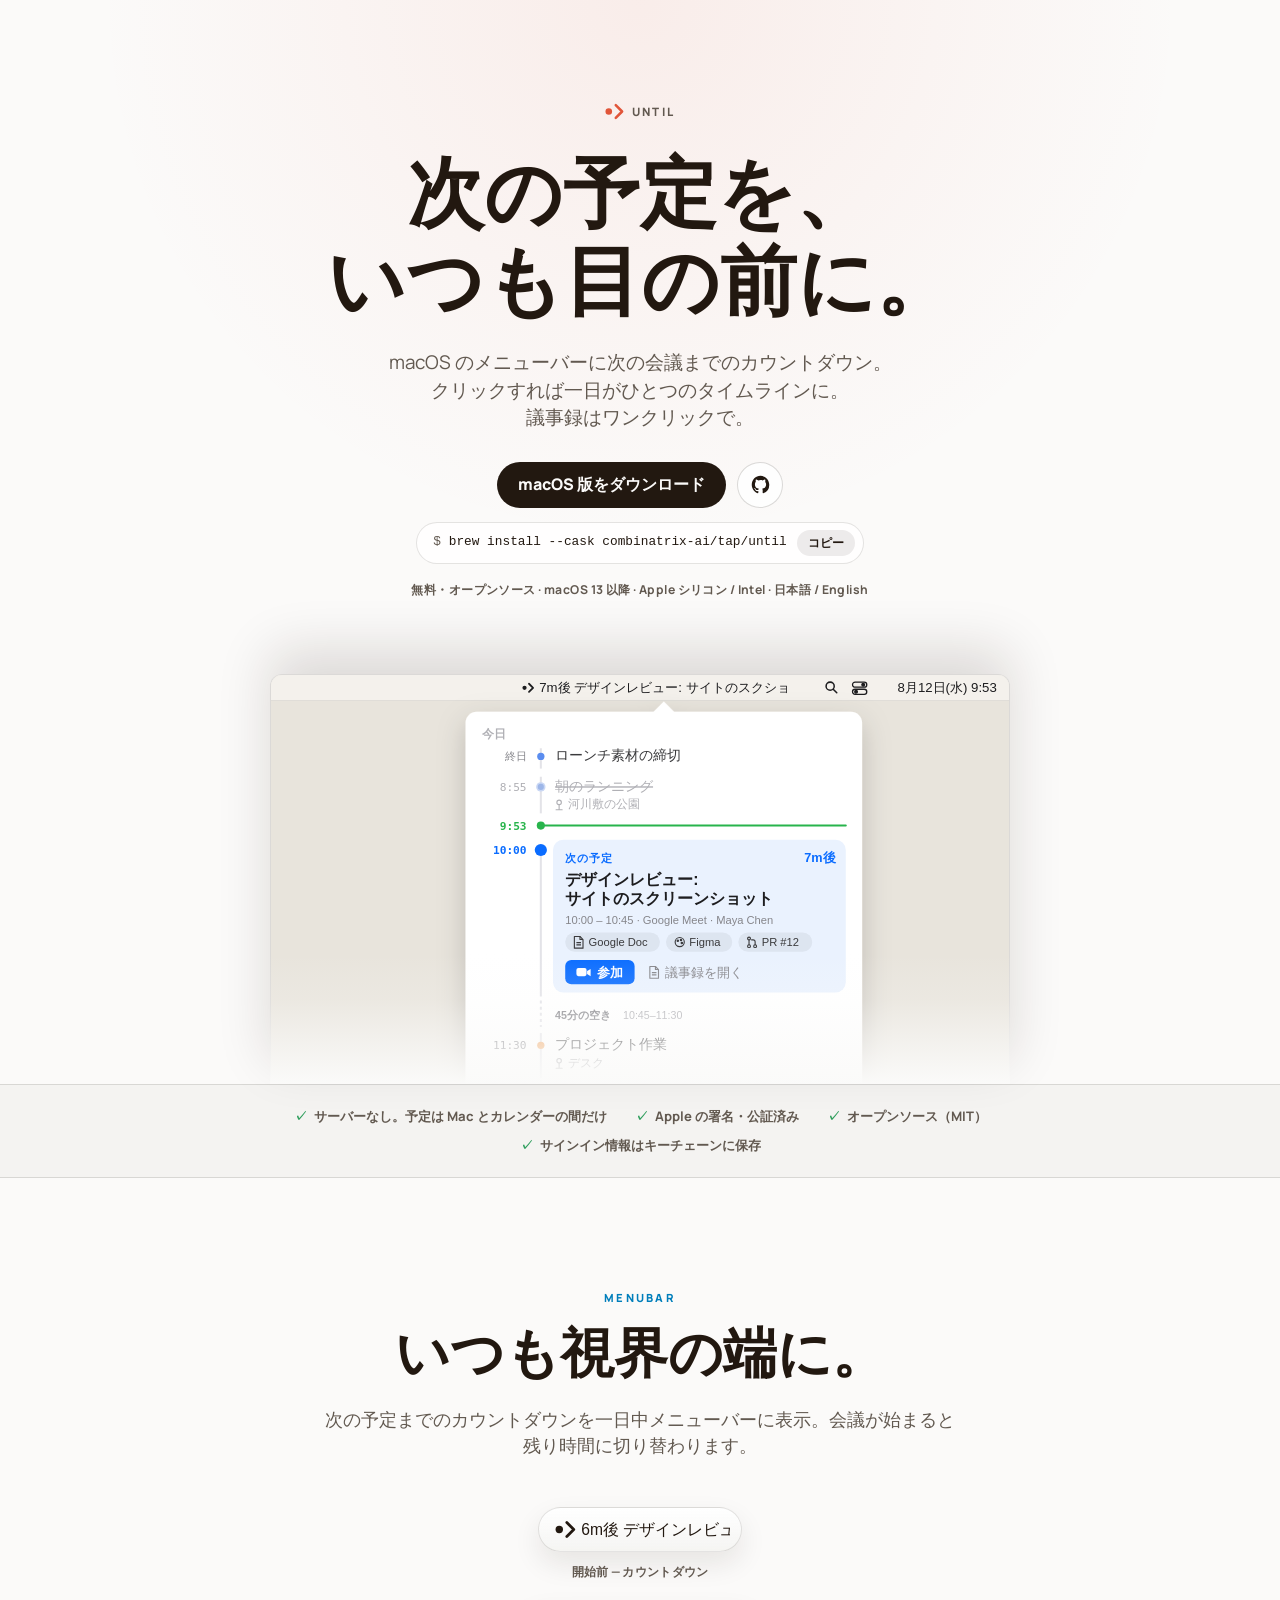
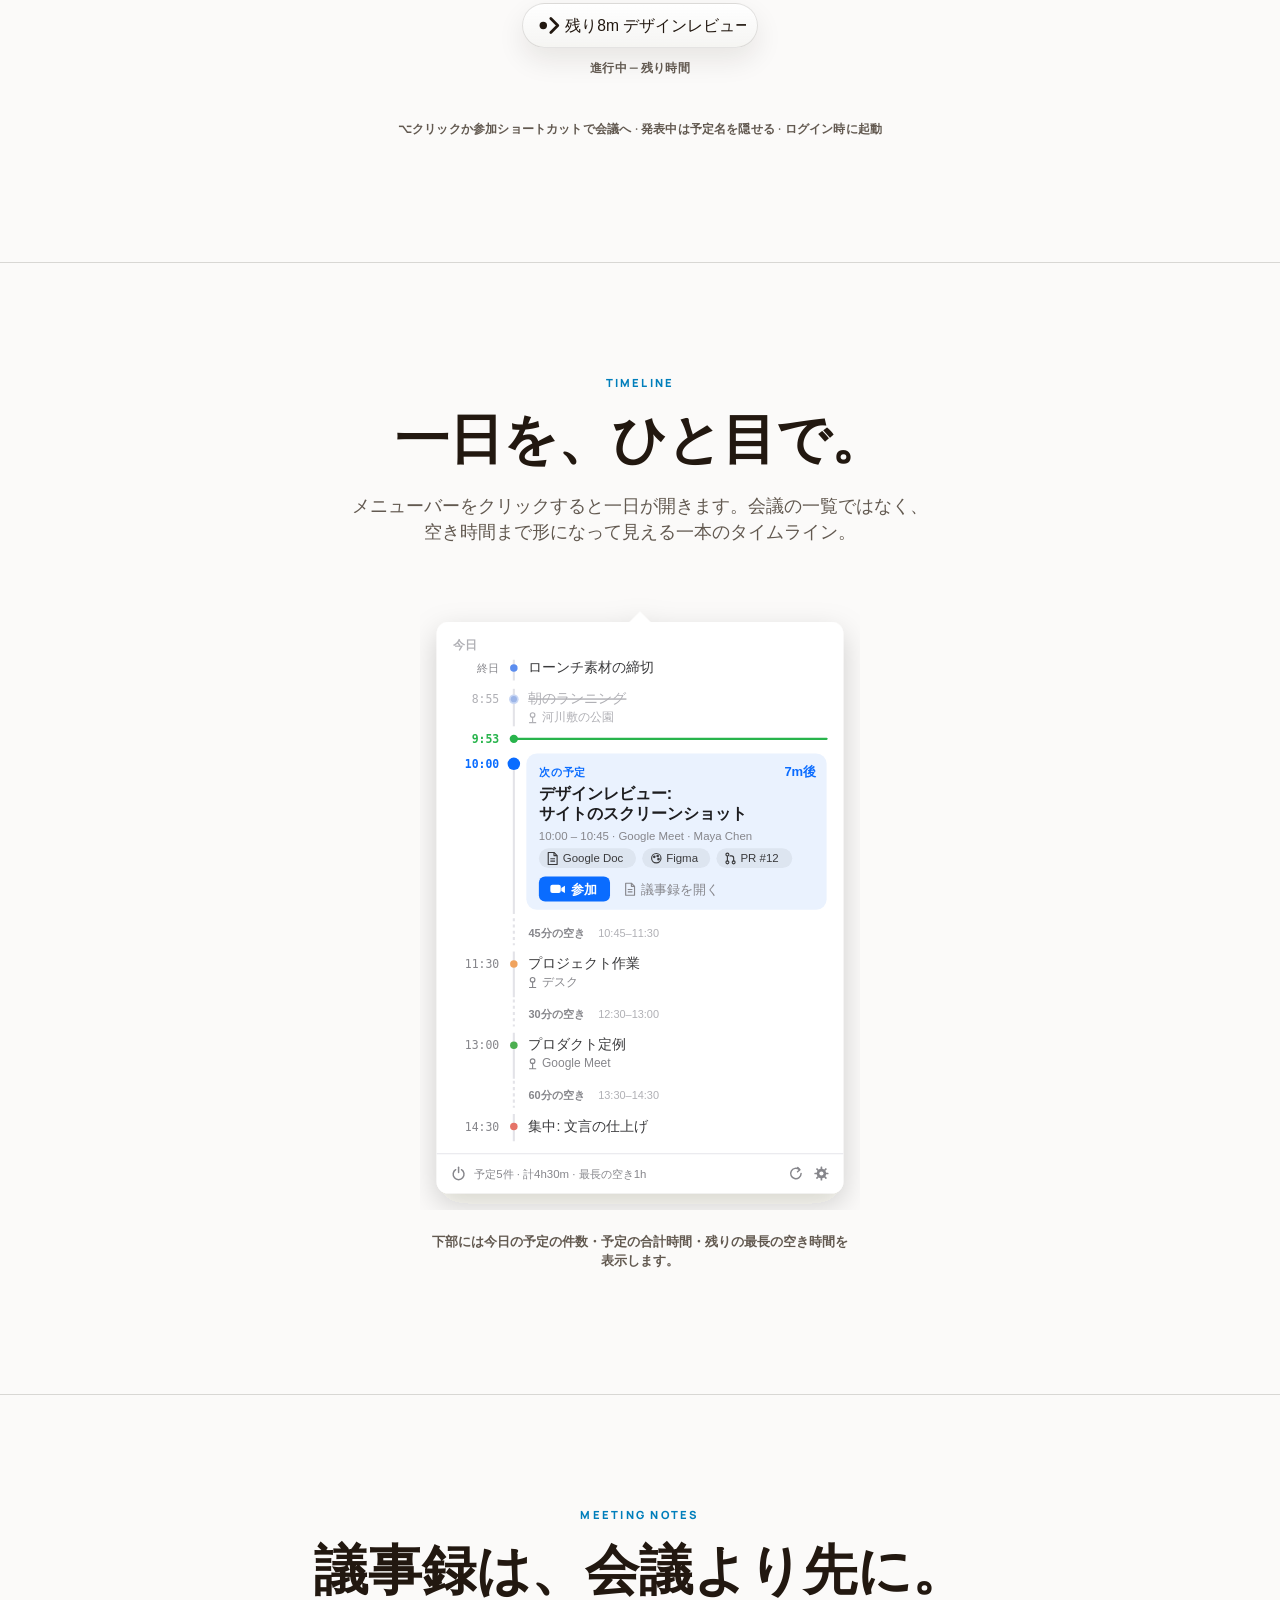
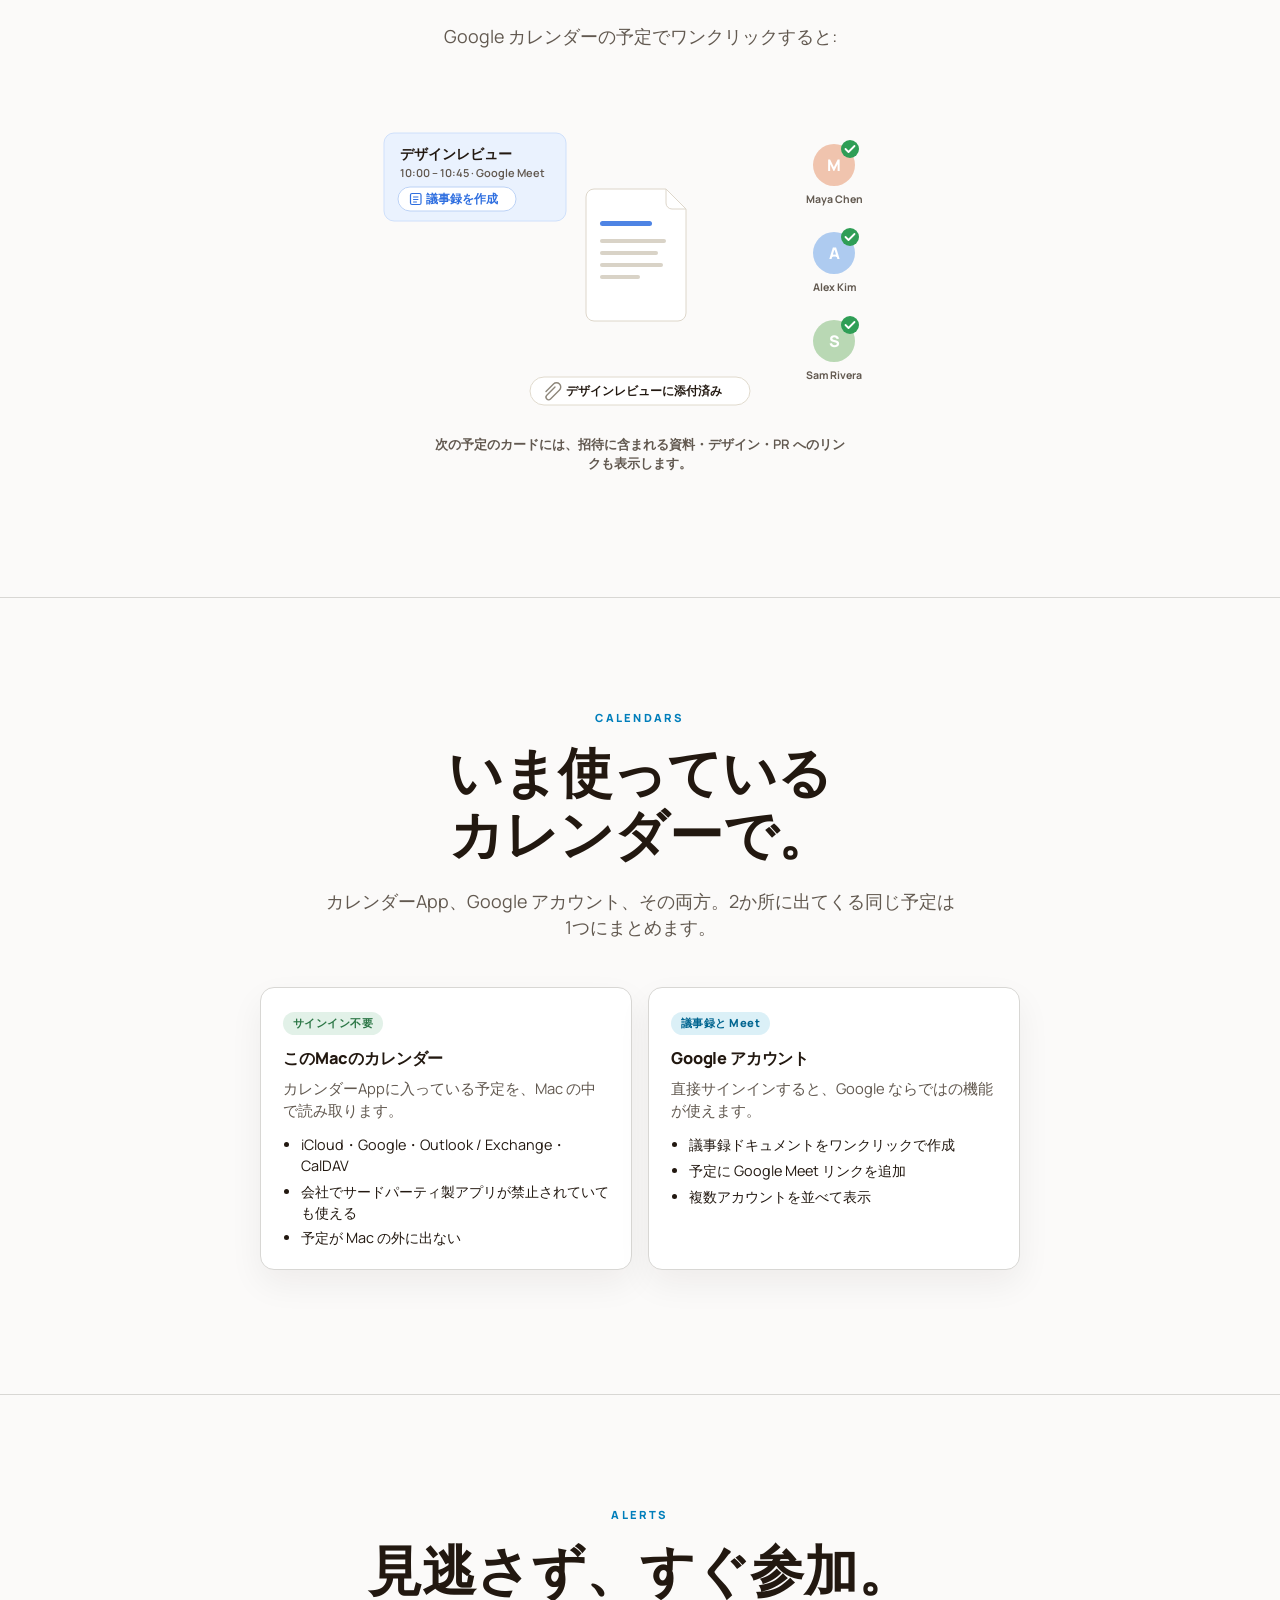
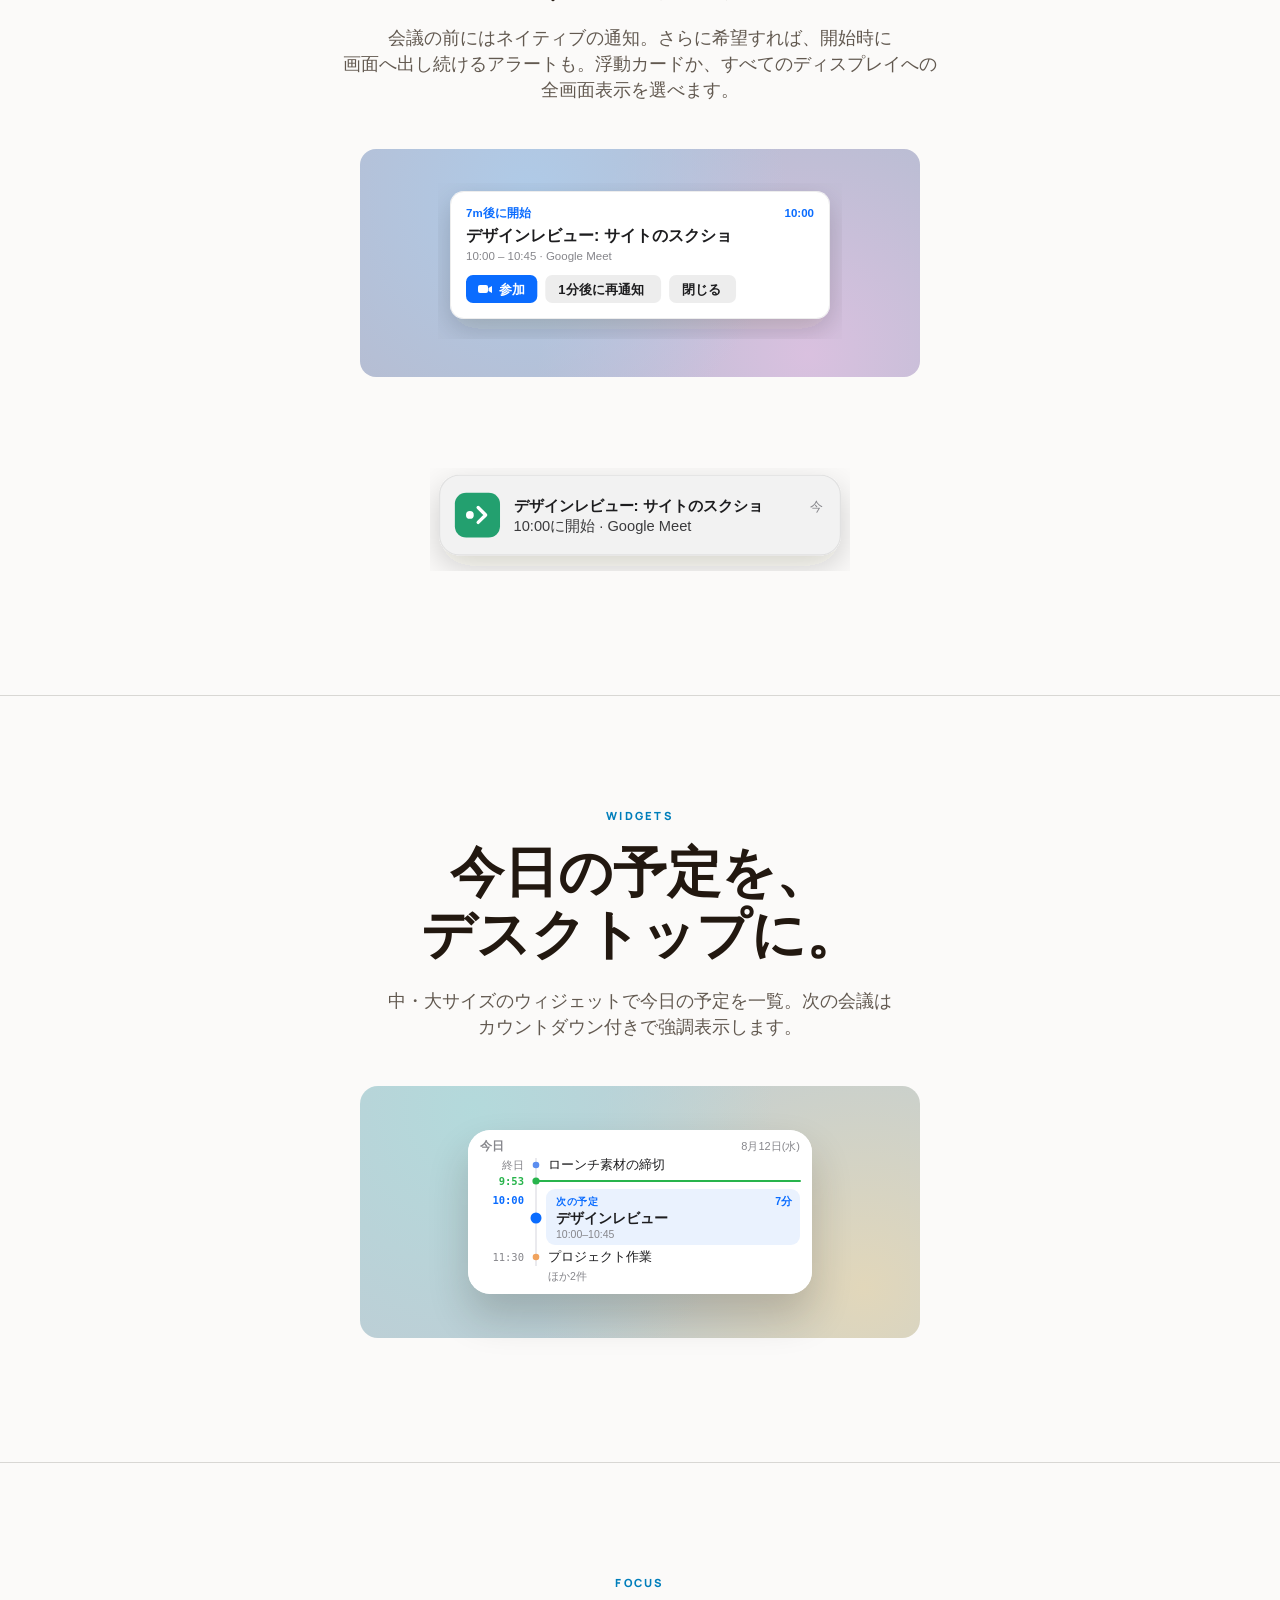
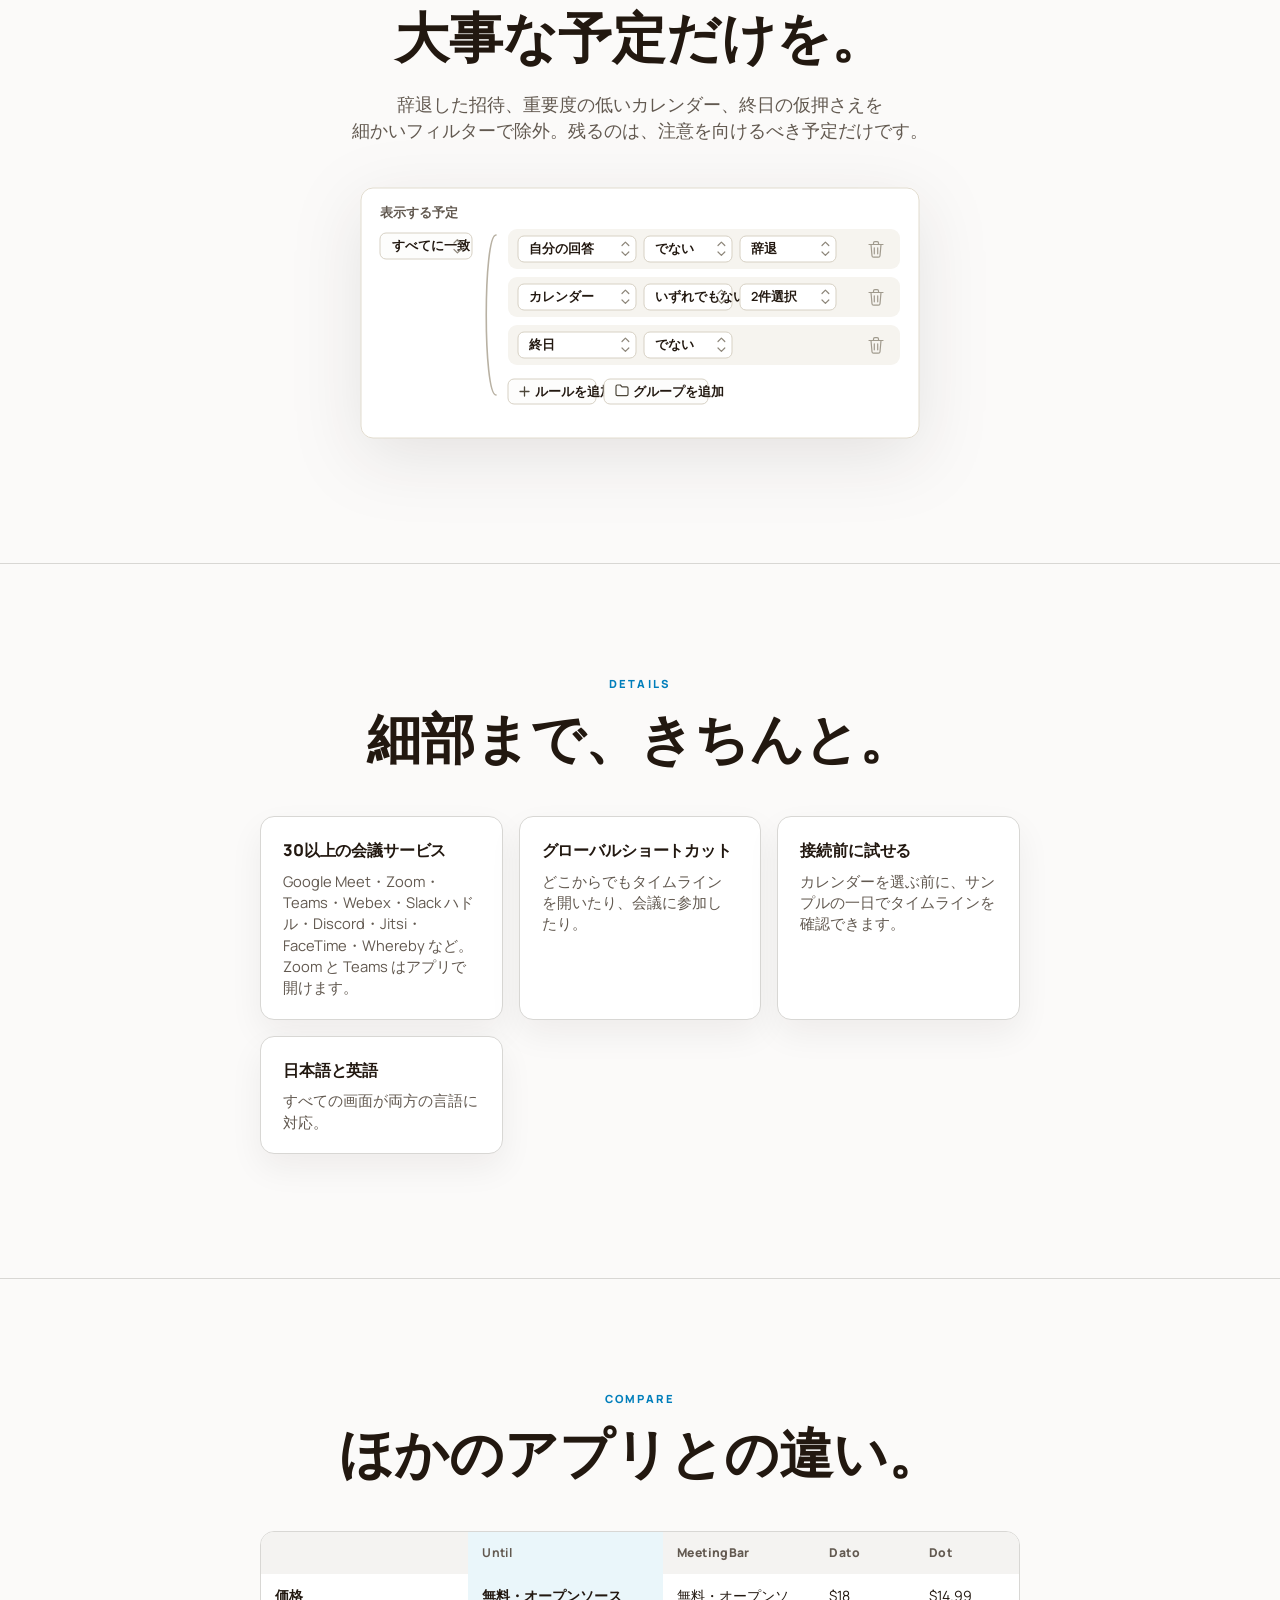
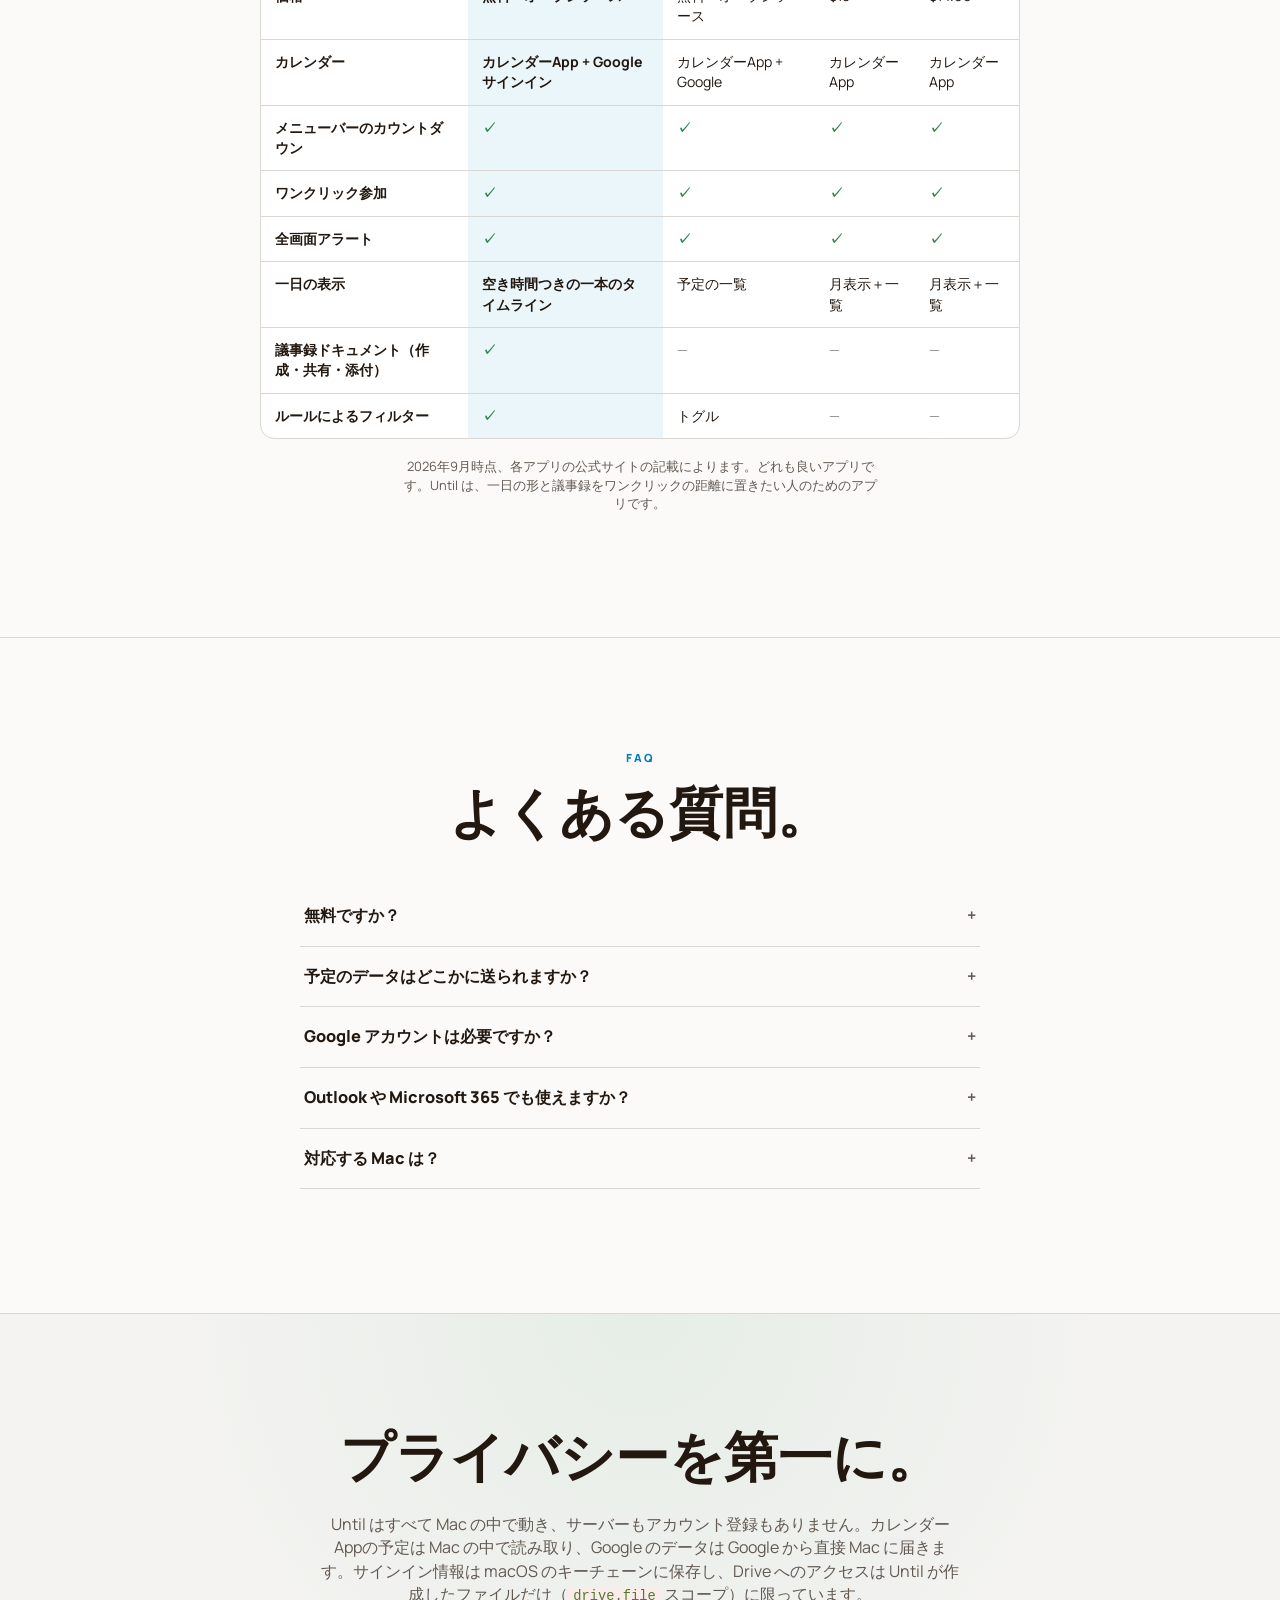
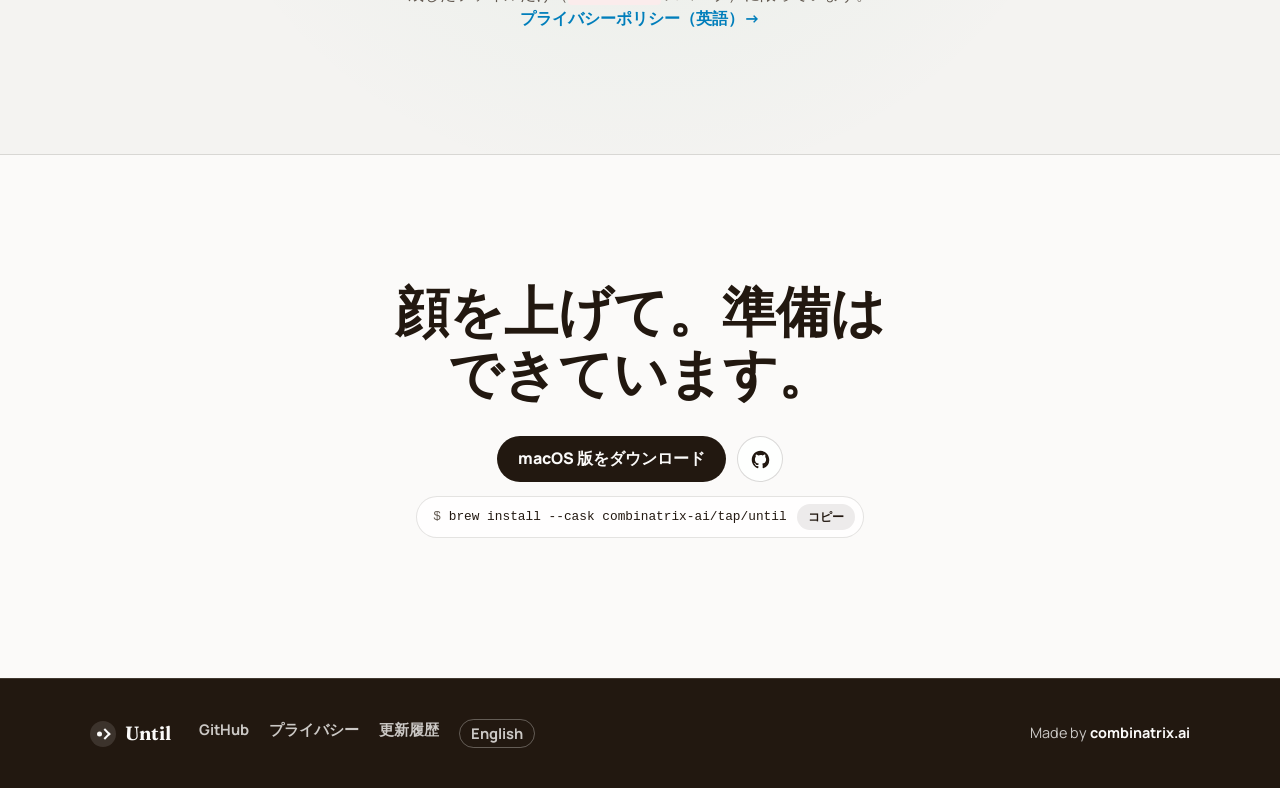
<file: docs/ja/index.html>
<!DOCTYPE html>
<html lang="ja">
  <head>
    <meta charset="utf-8">
    <meta name="viewport" content="width=device-width, initial-scale=1">
    <title>Until — 次の会議をmacOSのメニューバーに</title>
    <meta name="description" content="Until は次の会議までのカウントダウンを macOS のメニューバーに表示し、一日をひとつのタイムラインで見せ、議事録をワンクリックで作成します。カレンダーAppと Google カレンダーに対応。無料・オープンソース。">
    <link rel="canonical" href="https://until.combinatrix.ai/ja/">
    <link rel="alternate" hreflang="en" href="https://until.combinatrix.ai/">
    <link rel="alternate" hreflang="ja" href="https://until.combinatrix.ai/ja/">
    <link rel="alternate" hreflang="x-default" href="https://until.combinatrix.ai/">
    <meta property="og:type" content="website">
    <meta property="og:title" content="Until — 次の会議をmacOSのメニューバーに">
    <meta property="og:description" content="メニューバーのカウントダウン、一日をひとつのタイムラインで、議事録はワンクリック。カレンダーAppと Google カレンダーに対応。無料・オープンソース。">
    <meta property="og:image" content="https://until.combinatrix.ai/og-image-ja.png">
    <meta property="og:image:width" content="1200">
    <meta property="og:image:height" content="630">
    <meta property="og:url" content="https://until.combinatrix.ai/ja/">
    <meta property="og:locale" content="ja_JP">
    <meta name="twitter:card" content="summary_large_image">
    <meta name="twitter:title" content="Until — 次の会議をmacOSのメニューバーに">
    <meta name="twitter:description" content="メニューバーのカウントダウン、一日をひとつのタイムラインで、議事録はワンクリック。カレンダーAppと Google カレンダーに対応。無料・オープンソース。">
    <meta name="twitter:image" content="https://until.combinatrix.ai/og-image-ja.png">
    <script type="application/ld+json">{"@context": "https://schema.org", "@type": "SoftwareApplication", "name": "Until", "operatingSystem": "macOS 13 or later", "applicationCategory": "ProductivityApplication", "description": "メニューバーのカウントダウン、一日をひとつのタイムラインで、議事録はワンクリック。カレンダーAppと Google カレンダーに対応。無料・オープンソース。", "url": "https://until.combinatrix.ai/ja/", "downloadUrl": "https://github.com/combinatrix-ai/until/releases/latest/download/Until.dmg", "license": "https://opensource.org/licenses/MIT", "inLanguage": ["en", "ja"], "offers": {"@type": "Offer", "price": "0", "priceCurrency": "USD"}, "author": {"@type": "Organization", "name": "combinatrix.ai", "url": "https://combinatrix.ai"}}</script>
    <link rel="preconnect" href="https://fonts.googleapis.com">
    <link rel="preconnect" href="https://fonts.gstatic.com" crossorigin>
    <link
      href="https://fonts.googleapis.com/css2?family=Fraunces:opsz,wght@9..144,650;9..144,780&amp;family=Manrope:wght@400;520;620;720;800&amp;display=swap"
      rel="stylesheet"
    >
    <link rel="stylesheet" href="../styles.css?v=20260930-growth">
    <link rel="icon" href="data:image/svg+xml,%3Csvg xmlns='http://www.w3.org/2000/svg' viewBox='0 0 24 24'%3E%3Ccircle cx='8' cy='12' r='3' fill='%23d9664e'/%3E%3Cpath d='M14 7l5 5-5 5' fill='none' stroke='%23d9664e' stroke-width='2.5' stroke-linecap='round' stroke-linejoin='round'/%3E%3C/svg%3E">
  </head>
  <body>
    <a class="skip-link" href="#main-content">本文へスキップ</a>
    <main id="top">
      <section class="hero" id="main-content" aria-labelledby="hero-title">
        <div class="hero-intro">
          <div class="hero-brand-row">
            <svg class="hero-mark" viewBox="4 5 15 14" aria-hidden="true">
              <circle cx="7" cy="12" r="2.6" />
              <path d="M12.5 7 17.5 12 12.5 17" />
            </svg>
            <span>Until</span>
          </div>
          <h1 id="hero-title">次の予定を、いつも目の前に。</h1>
          <p class="hero-subtitle">macOS のメニューバーに次の会議までのカウントダウン。クリックすれば一日がひとつのタイムラインに。議事録はワンクリックで。</p>
          <div class="cta-row">
            <a class="primary-action" href="https://github.com/combinatrix-ai/until/releases/latest/download/Until.dmg">macOS 版をダウンロード</a>
            <a class="icon-action" href="https://github.com/combinatrix-ai/until" aria-label="GitHub で Until を見る">
              <svg viewBox="0 0 24 24" aria-hidden="true">
                <path
                  d="M12 2C6.48 2 2 6.58 2 12.24c0 4.52 2.86 8.35 6.84 9.7.5.09.68-.22.68-.49 0-.24-.01-1.04-.01-1.88-2.51.47-3.16-.63-3.36-1.21-.11-.3-.6-1.21-1.03-1.45-.35-.19-.85-.66-.01-.67.79-.01 1.35.74 1.54 1.05.9 1.55 2.34 1.11 2.91.85.09-.67.35-1.11.64-1.37-2.22-.26-4.55-1.14-4.55-5.05 0-1.11.39-2.02 1.03-2.73-.1-.26-.45-1.3.1-2.7 0 0 .84-.28 2.75 1.04A9.28 9.28 0 0 1 12 6.99c.85 0 1.71.12 2.51.35 1.91-1.32 2.75-1.04 2.75-1.04.55 1.4.2 2.44.1 2.7.64.71 1.03 1.62 1.03 2.73 0 3.92-2.34 4.79-4.57 5.05.36.32.68.94.68 1.9 0 1.37-.01 2.47-.01 2.81 0 .27.18.59.69.49A10.09 10.09 0 0 0 22 12.24C22 6.58 17.52 2 12 2Z"
                />
              </svg>
            </a>
          </div>
          <div class="brew-pill"><code>brew install --cask combinatrix-ai/tap/until</code><button class="copy-button" type="button" data-copy="brew install --cask combinatrix-ai/tap/until" data-copied="コピーしました">コピー</button></div>
          <p class="hero-meta">無料・オープンソース <span aria-hidden="true">·</span> macOS 13 以降 <span aria-hidden="true">·</span> Apple シリコン / Intel <span aria-hidden="true">·</span> 日本語 / English</p>
        </div>

        <figure class="hero-poster">
          <img
            src="../art/hero-ja.svg"
            width="726"
            height="402"
            fetchpriority="high"
            alt="メニューバーのカウントダウンから一日のタイムラインを開いたところ。次の予定が大きく表示され、その後の予定が続く。"
          >
          <div class="hero-poster-fade" aria-hidden="true"></div>
        </figure>
      </section>

      <section class="trust-strip" aria-label="Trust">
        <ul><li>サーバーなし。予定は Mac とカレンダーの間だけ</li><li>Apple の署名・公証済み</li><li>オープンソース（MIT）</li><li>サインイン情報はキーチェーンに保存</li></ul>
      </section>

      <section class="landing-section" id="menubar" aria-labelledby="menubar-title">
        <div class="section-inner">
          <header class="section-heading">
            <p class="kicker">Menubar</p>
            <h2 id="menubar-title">いつも視界の端に。</h2>
            <p class="section-lede">次の予定までのカウントダウンを一日中メニューバーに表示。会議が始まると残り時間に切り替わります。</p>
          </header>

          <div class="menubar-states">
            <figure class="menubar-state">
              <div class="menubar-chrome">
                <svg viewBox="0 0 155 25" role="img" aria-label="メニューバーの Until。デザインレビューまで6分。" focusable="false">
                  <circle cx="8" cy="12.5" r="3.2" class="ms-mark" />
                  <path d="M14.5 6.5 20.5 12.5 14.5 18.5" class="ms-chevron" />
                  <text x="27" y="17.3" class="ms-text">6m後 デザインレビュー</text>
                </svg>
              </div>
              <figcaption>開始前 &mdash; カウントダウン</figcaption>
            </figure>
            <figure class="menubar-state">
              <div class="menubar-chrome">
                <svg viewBox="0 0 182 25" role="img" aria-label="メニューバーの Until。デザインレビューは残り8分。" focusable="false">
                  <circle cx="8" cy="12.5" r="3.2" class="ms-mark" />
                  <path d="M14.5 6.5 20.5 12.5 14.5 18.5" class="ms-chevron" />
                  <text x="27" y="17.3" class="ms-text">残り8m デザインレビュー</text>
                </svg>
              </div>
              <figcaption>進行中 &mdash; 残り時間</figcaption>
            </figure>
          </div>

          <p class="section-note">⌥クリックか参加ショートカットで会議へ · 発表中は予定名を隠せる · ログイン時に起動</p>
        </div>
      </section>

      <section class="landing-section" id="timeline" aria-labelledby="timeline-title">
        <div class="section-inner">
          <header class="section-heading">
            <p class="kicker">Timeline</p>
            <h2 id="timeline-title">一日を、ひと目で。</h2>
            <p class="section-lede">メニューバーをクリックすると一日が開きます。会議の一覧ではなく、空き時間まで形になって見える一本のタイムライン。</p>
          </header>

          <figure class="timeline-visual">
            <img
              src="../art/timeline-ja.svg"
              width="422"
              height="590"
              loading="lazy"
              alt="ポップオーバーに表示された一日のタイムライン。進行中の予定、空き時間、この後の予定が並ぶ。"
            >
          </figure>
          <p class="visual-caption">下部には今日の予定の件数・予定の合計時間・残りの最長の空き時間を表示します。</p>
        </div>
      </section>

      <section class="landing-section" id="meeting-notes" aria-labelledby="meeting-notes-title">
        <div class="section-inner">
          <header class="section-heading">
            <p class="kicker">Meeting notes</p>
            <h2 id="meeting-notes-title">議事録は、会議より先に。</h2>
            <p class="section-lede">Google カレンダーの予定でワンクリックすると:</p>
          </header>

          <ol class="sr-only"><li>テンプレートから Google ドキュメントを作成</li><li>参加者全員と共有</li><li>予定に添付</li></ol>
          <div class="notes-visual" aria-hidden="true">
            <svg viewBox="0 0 560 320" role="img" focusable="false">
              <!-- event card -->
              <g>
                <rect x="24" y="40" width="182" height="88" rx="10" fill="#eaf2fe" stroke="#cfe0fb" />
                <text x="40" y="66" class="nv-title">デザインレビュー</text>
                <text x="40" y="84" class="nv-sub">10:00 &#8211; 10:45 &#183; Google Meet</text>
                <g class="nv-button">
                  <rect x="38" y="94" width="118" height="24" rx="12" fill="#ffffff" stroke="#bcd2f5" />
                  <path d="M52 100.5h7.5a1.5 1.5 0 0 1 1.5 1.5v8a1.5 1.5 0 0 1-1.5 1.5H52a1.5 1.5 0 0 1-1.5-1.5v-8a1.5 1.5 0 0 1 1.5-1.5Z" fill="none" stroke="#2f6fe0" stroke-width="1.2" />
                  <path d="M53.5 104h4.5M53.5 106.5h4.5M53.5 109h3" stroke="#2f6fe0" stroke-width="1" stroke-linecap="round" />
                  <text x="66" y="110" class="nv-btn-label">議事録を作成</text>
                </g>
                <circle class="nv-ripple" cx="97" cy="106" r="14" fill="none" stroke="#2f6fe0" />
              </g>

              <!-- cursor -->
              <path class="nv-cursor" d="M0 0 L0 15.2 L3.6 12.1 L6 17.6 L8.6 16.4 L6.2 11 L10.9 10.6 Z" fill="#1c1a17" stroke="#ffffff" stroke-width="1.1" />

              <!-- created doc -->
              <g class="nv-doc">
                <g class="nv-doc-inner">
                  <path d="M234 96 h72 l20 20 v104 a8 8 0 0 1-8 8 h-84 a8 8 0 0 1-8-8 V104 a8 8 0 0 1 8-8 Z" fill="#ffffff" stroke="#ddd6ca" />
                  <path d="M306 96 v14 a6 6 0 0 0 6 6 h14" fill="none" stroke="#ddd6ca" />
                  <rect x="240" y="128" width="52" height="5" rx="2.5" fill="#2f6fe0" opacity="0.85" />
                  <rect class="nv-line l1" x="240" y="146" width="66" height="4" rx="2" fill="#d9d3c7" />
                  <rect class="nv-line l2" x="240" y="158" width="58" height="4" rx="2" fill="#d9d3c7" />
                  <rect class="nv-line l3" x="240" y="170" width="63" height="4" rx="2" fill="#d9d3c7" />
                  <rect class="nv-line l4" x="240" y="182" width="40" height="4" rx="2" fill="#d9d3c7" />
                </g>
              </g>

              <!-- flying mini-docs -->
              <g class="nv-fly nv-fly1">
                <rect x="-8" y="-10" width="16" height="20" rx="3" fill="#ffffff" stroke="#c9d8f2" />
                <path d="M-3.5 -3.5h7M-3.5 0h7M-3.5 3.5h4.5" stroke="#2f6fe0" stroke-width="1.1" stroke-linecap="round" />
              </g>
              <g class="nv-fly nv-fly2">
                <rect x="-8" y="-10" width="16" height="20" rx="3" fill="#ffffff" stroke="#c9d8f2" />
                <path d="M-3.5 -3.5h7M-3.5 0h7M-3.5 3.5h4.5" stroke="#2f6fe0" stroke-width="1.1" stroke-linecap="round" />
              </g>
              <g class="nv-fly nv-fly3">
                <rect x="-8" y="-10" width="16" height="20" rx="3" fill="#ffffff" stroke="#c9d8f2" />
                <path d="M-3.5 -3.5h7M-3.5 0h7M-3.5 3.5h4.5" stroke="#2f6fe0" stroke-width="1.1" stroke-linecap="round" />
              </g>

              <!-- attendees -->
              <g class="nv-person">
                <circle cx="474" cy="72" r="21" fill="#f0c4ae" />
                <text x="474" y="78" class="nv-initial">M</text>
                <text x="474" y="110" class="nv-name">Maya Chen</text>
                <g class="nv-check nv-check1">
                  <circle cx="490" cy="56" r="9" fill="#2f9e56" />
                  <path d="M485.5 56 l3 3 l6-6" fill="none" stroke="#ffffff" stroke-width="1.8" stroke-linecap="round" stroke-linejoin="round" />
                </g>
              </g>
              <g class="nv-person">
                <circle cx="474" cy="160" r="21" fill="#aecbf0" />
                <text x="474" y="166" class="nv-initial">A</text>
                <text x="474" y="198" class="nv-name">Alex Kim</text>
                <g class="nv-check nv-check2">
                  <circle cx="490" cy="144" r="9" fill="#2f9e56" />
                  <path d="M485.5 144 l3 3 l6-6" fill="none" stroke="#ffffff" stroke-width="1.8" stroke-linecap="round" stroke-linejoin="round" />
                </g>
              </g>
              <g class="nv-person">
                <circle cx="474" cy="248" r="21" fill="#b9d8b4" />
                <text x="474" y="254" class="nv-initial">S</text>
                <text x="474" y="286" class="nv-name">Sam Rivera</text>
                <g class="nv-check nv-check3">
                  <circle cx="490" cy="232" r="9" fill="#2f9e56" />
                  <path d="M485.5 232 l3 3 l6-6" fill="none" stroke="#ffffff" stroke-width="1.8" stroke-linecap="round" stroke-linejoin="round" />
                </g>
              </g>

              <!-- attached chip -->
              <g class="nv-attach">
                <rect x="170" y="284" width="220" height="28" rx="14" fill="#ffffff" stroke="#e0dacd" />
                <path d="M186 298.5 l7.5-7.5 a4.2 4.2 0 0 1 6 6 l-9 9 a2.6 2.6 0 0 1-3.7-3.7 l8.2-8.2" fill="none" stroke="#8d867a" stroke-width="1.4" stroke-linecap="round" stroke-linejoin="round" />
                <text x="206" y="302" class="nv-attach-label">デザインレビューに添付済み</text>
              </g>
            </svg>
          </div>
          <p class="visual-caption">次の予定のカードには、招待に含まれる資料・デザイン・PR へのリンクも表示します。</p>
        </div>
      </section>

      <section class="landing-section" id="calendars" aria-labelledby="calendars-title">
        <div class="section-inner">
          <header class="section-heading">
            <p class="kicker">Calendars</p>
            <h2 id="calendars-title">いま使っているカレンダーで。</h2>
            <p class="section-lede">カレンダーApp、Google アカウント、その両方。2か所に出てくる同じ予定は1つにまとめます。</p>
          </header>

          <div class="source-cards">
            <article class="source-card">
              <span class="source-tag">サインイン不要</span>
              <h3>このMacのカレンダー</h3>
              <p>カレンダーAppに入っている予定を、Mac の中で読み取ります。</p>
              <ul><li>iCloud・Google・Outlook / Exchange・CalDAV</li><li>会社でサードパーティ製アプリが禁止されていても使える</li><li>予定が Mac の外に出ない</li></ul>
            </article>
            <article class="source-card">
              <span class="source-tag blue">議事録と Meet</span>
              <h3>Google アカウント</h3>
              <p>直接サインインすると、Google ならではの機能が使えます。</p>
              <ul><li>議事録ドキュメントをワンクリックで作成</li><li>予定に Google Meet リンクを追加</li><li>複数アカウントを並べて表示</li></ul>
            </article>
          </div>
        </div>
      </section>

      <section class="landing-section" id="alerts" aria-labelledby="alerts-title">
        <div class="section-inner">
          <header class="section-heading">
            <p class="kicker">Alerts</p>
            <h2 id="alerts-title">見逃さず、すぐ参加。</h2>
            <p class="section-lede">会議の前にはネイティブの通知。さらに希望すれば、開始時に画面へ出し続けるアラートも。浮動カードか、すべてのディスプレイへの全画面表示を選べます。</p>
          </header>

          <div class="alert-visuals">
            <figure class="alert-stage">
              <img src="../art/start-alert-ja.svg" width="404" height="156" loading="lazy" alt="Until の開始アラート。「デザインレビュー」が8分後に開始、参加・1分後に再通知・閉じるのボタン。">
            </figure>
            <figure class="notification-visual">
              <img src="../art/notification-ja.svg" width="372" height="92" loading="lazy" alt="Until の macOS 通知。予定の開始時刻と Google Meet のリンクを表示。">
            </figure>
          </div>
        </div>
      </section>

      <section class="landing-section" id="widgets" aria-labelledby="widgets-title">
        <div class="section-inner">
          <header class="section-heading">
            <p class="kicker">Widgets</p>
            <h2 id="widgets-title">今日の予定を、デスクトップに。</h2>
            <p class="section-lede">中・大サイズのウィジェットで今日の予定を一覧。次の会議はカウントダウン付きで強調表示します。</p>
          </header>

          <figure class="widget-visual">
            <img src="../art/widget-ja.svg" width="344" height="164" loading="lazy" alt="Until の中サイズのウィジェット。終日の予定、現在時刻、カウントダウン付きの次の会議、その次の予定。">
          </figure>
        </div>
      </section>

      <section class="landing-section" id="focus" aria-labelledby="focus-title">
        <div class="section-inner">
          <header class="section-heading">
            <p class="kicker">Focus</p>
            <h2 id="focus-title">大事な予定だけを。</h2>
            <p class="section-lede">辞退した招待、重要度の低いカレンダー、終日の仮押さえを細かいフィルターで除外。残るのは、注意を向けるべき予定だけです。</p>
          </header>

          <p class="sr-only">フィルター編集画面のルール例: 自分の回答が「辞退」でない、カレンダーが選択した2つのいずれでもない、終日でない。</p>
          <div class="filter-visual" aria-hidden="true">
            <svg viewBox="0 0 560 252" role="img" focusable="false">
              <!-- editor card -->
              <rect x="1" y="1" width="558" height="250" rx="12" fill="#ffffff" stroke="#e2dccf" />
              <text x="20" y="30" class="fv-muted">表示する予定</text>

              <!-- group mode dropdown -->
              <g>
                <rect x="20" y="46" width="92" height="26" rx="6" fill="#fdfdfc" stroke="#d7d1c4" />
                <text x="32" y="63" class="fv-label">すべてに一致</text>
                <path d="M94 56 l3.4-3.4 3.4 3.4 M94 62.5 l3.4 3.4 3.4-3.4" fill="none" stroke="#8d867a" stroke-width="1.2" stroke-linecap="round" stroke-linejoin="round" />
              </g>

              <!-- paren -->
              <path d="M136 48 C123 48 123 208 136 208" fill="none" stroke="#b8b1a3" stroke-width="1.6" stroke-linecap="round" />

              <!-- condition rows -->
              <g class="fv-row">
                <rect x="148" y="42" width="392" height="40" rx="9" fill="#f6f4ef" />
                <rect x="158" y="49" width="118" height="26" rx="6" fill="#ffffff" stroke="#d7d1c4" />
                <text x="169" y="66" class="fv-label">自分の回答</text>
                <path d="M262 58.5 l3.4-3.4 3.4 3.4 M262 65 l3.4 3.4 3.4-3.4" fill="none" stroke="#8d867a" stroke-width="1.2" stroke-linecap="round" stroke-linejoin="round" />
                <rect x="284" y="49" width="88" height="26" rx="6" fill="#ffffff" stroke="#d7d1c4" />
                <text x="295" y="66" class="fv-label">でない</text>
                <path d="M358 58.5 l3.4-3.4 3.4 3.4 M358 65 l3.4 3.4 3.4-3.4" fill="none" stroke="#8d867a" stroke-width="1.2" stroke-linecap="round" stroke-linejoin="round" />
                <rect x="380" y="49" width="96" height="26" rx="6" fill="#ffffff" stroke="#d7d1c4" />
                <text x="391" y="66" class="fv-label">辞退</text>
                <path d="M462 58.5 l3.4-3.4 3.4 3.4 M462 65 l3.4 3.4 3.4-3.4" fill="none" stroke="#8d867a" stroke-width="1.2" stroke-linecap="round" stroke-linejoin="round" />
                <g class="fv-trash" transform="translate(508 54)">
                  <path d="M1 3.5h14M5.5 3.5V2a1.4 1.4 0 0 1 1.4-1.4h2.2A1.4 1.4 0 0 1 10.5 2v1.5M3 3.5 l1 11.2A1.6 1.6 0 0 0 5.6 16.2h4.8a1.6 1.6 0 0 0 1.6-1.5l1-11.2M6.3 6.8v6M9.7 6.8v6" fill="none" stroke="#a09a8d" stroke-width="1.2" stroke-linecap="round" stroke-linejoin="round" />
                </g>
              </g>

              <g class="fv-row">
                <rect x="148" y="90" width="392" height="40" rx="9" fill="#f6f4ef" />
                <rect x="158" y="97" width="118" height="26" rx="6" fill="#ffffff" stroke="#d7d1c4" />
                <text x="169" y="114" class="fv-label">カレンダー</text>
                <path d="M262 106.5 l3.4-3.4 3.4 3.4 M262 113 l3.4 3.4 3.4-3.4" fill="none" stroke="#8d867a" stroke-width="1.2" stroke-linecap="round" stroke-linejoin="round" />
                <rect x="284" y="97" width="88" height="26" rx="6" fill="#ffffff" stroke="#d7d1c4" />
                <text x="295" y="114" class="fv-label">いずれでもない</text>
                <path d="M358 106.5 l3.4-3.4 3.4 3.4 M358 113 l3.4 3.4 3.4-3.4" fill="none" stroke="#8d867a" stroke-width="1.2" stroke-linecap="round" stroke-linejoin="round" />
                <rect x="380" y="97" width="96" height="26" rx="6" fill="#ffffff" stroke="#d7d1c4" />
                <text x="391" y="114" class="fv-label">2件選択</text>
                <path d="M462 106.5 l3.4-3.4 3.4 3.4 M462 113 l3.4 3.4 3.4-3.4" fill="none" stroke="#8d867a" stroke-width="1.2" stroke-linecap="round" stroke-linejoin="round" />
                <g class="fv-trash" transform="translate(508 102)">
                  <path d="M1 3.5h14M5.5 3.5V2a1.4 1.4 0 0 1 1.4-1.4h2.2A1.4 1.4 0 0 1 10.5 2v1.5M3 3.5 l1 11.2A1.6 1.6 0 0 0 5.6 16.2h4.8a1.6 1.6 0 0 0 1.6-1.5l1-11.2M6.3 6.8v6M9.7 6.8v6" fill="none" stroke="#a09a8d" stroke-width="1.2" stroke-linecap="round" stroke-linejoin="round" />
                </g>
              </g>

              <g class="fv-row">
                <rect x="148" y="138" width="392" height="40" rx="9" fill="#f6f4ef" />
                <rect x="158" y="145" width="118" height="26" rx="6" fill="#ffffff" stroke="#d7d1c4" />
                <text x="169" y="162" class="fv-label">終日</text>
                <path d="M262 154.5 l3.4-3.4 3.4 3.4 M262 161 l3.4 3.4 3.4-3.4" fill="none" stroke="#8d867a" stroke-width="1.2" stroke-linecap="round" stroke-linejoin="round" />
                <rect x="284" y="145" width="88" height="26" rx="6" fill="#ffffff" stroke="#d7d1c4" />
                <text x="295" y="162" class="fv-label">でない</text>
                <path d="M358 154.5 l3.4-3.4 3.4 3.4 M358 161 l3.4 3.4 3.4-3.4" fill="none" stroke="#8d867a" stroke-width="1.2" stroke-linecap="round" stroke-linejoin="round" />
                <g class="fv-trash" transform="translate(508 150)">
                  <path d="M1 3.5h14M5.5 3.5V2a1.4 1.4 0 0 1 1.4-1.4h2.2A1.4 1.4 0 0 1 10.5 2v1.5M3 3.5 l1 11.2A1.6 1.6 0 0 0 5.6 16.2h4.8a1.6 1.6 0 0 0 1.6-1.5l1-11.2M6.3 6.8v6M9.7 6.8v6" fill="none" stroke="#a09a8d" stroke-width="1.2" stroke-linecap="round" stroke-linejoin="round" />
                </g>
              </g>

              <!-- add buttons -->
              <g>
                <rect x="148" y="192" width="88" height="25" rx="6" fill="#fdfdfc" stroke="#d7d1c4" />
                <path d="M160 204.5h9M164.5 200v9" stroke="#4c4639" stroke-width="1.3" stroke-linecap="round" />
                <text x="175" y="209" class="fv-label">ルールを追加</text>
                <rect x="244" y="192" width="104" height="25" rx="6" fill="#fdfdfc" stroke="#d7d1c4" />
                <path d="M256 201 v-1.6 a1.4 1.4 0 0 1 1.4-1.4 h3l1.6 1.8h4.6a1.4 1.4 0 0 1 1.4 1.4v6a1.4 1.4 0 0 1-1.4 1.4h-9.2a1.4 1.4 0 0 1-1.4-1.4Z" fill="none" stroke="#4c4639" stroke-width="1.2" stroke-linejoin="round" />
                <text x="273" y="209" class="fv-label">グループを追加</text>
              </g>
            </svg>
          </div>
        </div>
      </section>

      <section class="landing-section" id="details" aria-labelledby="details-title">
        <div class="section-inner">
          <header class="section-heading">
            <p class="kicker">Details</p>
            <h2 id="details-title">細部まで、きちんと。</h2>
          </header>
          <div class="detail-grid"><div class="detail-card"><h3>30以上の会議サービス</h3><p>Google Meet・Zoom・Teams・Webex・Slack ハドル・Discord・Jitsi・FaceTime・Whereby など。Zoom と Teams はアプリで開けます。</p></div><div class="detail-card"><h3>グローバルショートカット</h3><p>どこからでもタイムラインを開いたり、会議に参加したり。</p></div><div class="detail-card"><h3>接続前に試せる</h3><p>カレンダーを選ぶ前に、サンプルの一日でタイムラインを確認できます。</p></div><div class="detail-card"><h3>日本語と英語</h3><p>すべての画面が両方の言語に対応。</p></div></div>
        </div>
      </section>

      <section class="landing-section" id="compare" aria-labelledby="compare-title">
        <div class="section-inner">
          <header class="section-heading">
            <p class="kicker">Compare</p>
            <h2 id="compare-title">ほかのアプリとの違い。</h2>
          </header>
          <div class="compare-wrap">
            <table class="compare-table">
              <thead><tr><th scope="col"></th><th scope="col" class="ours">Until</th><th scope="col">MeetingBar</th><th scope="col">Dato</th><th scope="col">Dot</th></tr></thead>
              <tbody><tr><th scope="row">価格</th><td class="ours">無料・オープンソース</td><td>無料・オープンソース</td><td>$18</td><td>$14.99</td></tr><tr><th scope="row">カレンダー</th><td class="ours">カレンダーApp + Google サインイン</td><td>カレンダーApp + Google</td><td>カレンダーApp</td><td>カレンダーApp</td></tr><tr><th scope="row">メニューバーのカウントダウン</th><td class="ours yes">✓</td><td class="yes">✓</td><td class="yes">✓</td><td class="yes">✓</td></tr><tr><th scope="row">ワンクリック参加</th><td class="ours yes">✓</td><td class="yes">✓</td><td class="yes">✓</td><td class="yes">✓</td></tr><tr><th scope="row">全画面アラート</th><td class="ours yes">✓</td><td class="yes">✓</td><td class="yes">✓</td><td class="yes">✓</td></tr><tr><th scope="row">一日の表示</th><td class="ours">空き時間つきの一本のタイムライン</td><td>予定の一覧</td><td>月表示＋一覧</td><td>月表示＋一覧</td></tr><tr><th scope="row">議事録ドキュメント（作成・共有・添付）</th><td class="ours yes">✓</td><td class="no">—</td><td class="no">—</td><td class="no">—</td></tr><tr><th scope="row">ルールによるフィルター</th><td class="ours yes">✓</td><td>トグル</td><td class="no">—</td><td class="no">—</td></tr></tbody>
            </table>
          </div>
          <p class="compare-note">2026年9月時点、各アプリの公式サイトの記載によります。どれも良いアプリです。Until は、一日の形と議事録をワンクリックの距離に置きたい人のためのアプリです。</p>
        </div>
      </section>

      <section class="landing-section" id="faq" aria-labelledby="faq-title">
        <div class="section-inner">
          <header class="section-heading">
            <p class="kicker">FAQ</p>
            <h2 id="faq-title">よくある質問。</h2>
          </header>
          <div class="faq-list"><details><summary>無料ですか？</summary><p>はい。MIT ライセンスのオープンソースで、アカウント登録もサブスクリプションもありません。</p></details><details><summary>予定のデータはどこかに送られますか？</summary><p>いいえ。Until のサーバーはありません。Mac のカレンダーは Mac の中で読み取り、Google のデータは Google から直接 Mac に届きます。サインイン情報は macOS のキーチェーンに保存します。<a href="../privacy.html">プライバシーポリシー</a></p></details><details><summary>Google アカウントは必要ですか？</summary><p>いいえ。「このMacのカレンダー」で iCloud・Google・Outlook/Exchange・CalDAV の予定をサインインなしで表示できます。Google へのサインインは議事録の作成と Meet リンクの追加に使うときだけです。</p></details><details><summary>Outlook や Microsoft 365 でも使えますか？</summary><p>はい。アカウントをカレンダーApp（システム設定 → インターネットアカウント）に追加し、「このMacのカレンダー」をオンにしてください。</p></details><details><summary>対応する Mac は？</summary><p>macOS 13 Ventura 以降の Apple シリコン搭載 Mac と Intel Mac です。アップデートは自動でインストールされます。</p></details></div>
        </div>
      </section>

      <section class="landing-section privacy-section" id="privacy" aria-labelledby="privacy-title">
        <div class="section-inner privacy-inner">
          <header class="section-heading">
            <h2 id="privacy-title">プライバシーを第一に。</h2>
          </header>
          <p class="privacy-copy">Until はすべて Mac の中で動き、サーバーもアカウント登録もありません。カレンダーAppの予定は Mac の中で読み取り、Google のデータは Google から直接 Mac に届きます。サインイン情報は macOS のキーチェーンに保存し、Drive へのアクセスは Until が作成したファイルだけ（<code>drive.file</code> スコープ）に限っています。<a class="privacy-link" href="../privacy.html">プライバシーポリシー（英語）&rarr;</a></p>
        </div>
      </section>

      <section class="closing-cta" aria-labelledby="closing-title">
        <div class="section-inner">
          <h2 id="closing-title">顔を上げて。準備はできています。</h2>
          <div class="cta-row">
            <a class="primary-action" href="https://github.com/combinatrix-ai/until/releases/latest/download/Until.dmg">macOS 版をダウンロード</a>
            <a class="icon-action" href="https://github.com/combinatrix-ai/until" aria-label="GitHub で Until を見る">
              <svg viewBox="0 0 24 24" aria-hidden="true">
                <path
                  d="M12 2C6.48 2 2 6.58 2 12.24c0 4.52 2.86 8.35 6.84 9.7.5.09.68-.22.68-.49 0-.24-.01-1.04-.01-1.88-2.51.47-3.16-.63-3.36-1.21-.11-.3-.6-1.21-1.03-1.45-.35-.19-.85-.66-.01-.67.79-.01 1.35.74 1.54 1.05.9 1.55 2.34 1.11 2.91.85.09-.67.35-1.11.64-1.37-2.22-.26-4.55-1.14-4.55-5.05 0-1.11.39-2.02 1.03-2.73-.1-.26-.45-1.3.1-2.7 0 0 .84-.28 2.75 1.04A9.28 9.28 0 0 1 12 6.99c.85 0 1.71.12 2.51.35 1.91-1.32 2.75-1.04 2.75-1.04.55 1.4.2 2.44.1 2.7.64.71 1.03 1.62 1.03 2.73 0 3.92-2.34 4.79-4.57 5.05.36.32.68.94.68 1.9 0 1.37-.01 2.47-.01 2.81 0 .27.18.59.69.49A10.09 10.09 0 0 0 22 12.24C22 6.58 17.52 2 12 2Z"
                />
              </svg>
            </a>
          </div>
          <div class="brew-pill"><code>brew install --cask combinatrix-ai/tap/until</code><button class="copy-button" type="button" data-copy="brew install --cask combinatrix-ai/tap/until" data-copied="コピーしました">コピー</button></div>
        </div>
      </section>

      <footer class="site-footer">
        <div class="footer-inner">
          <a class="footer-brand" href="#top">
            <span class="brand-mark small"><span></span><i></i></span>
            Until
          </a>
          <nav class="footer-links" aria-label="Footer">
            <a href="https://github.com/combinatrix-ai/until">GitHub</a><a href="../privacy.html">プライバシー</a><a href="https://github.com/combinatrix-ai/until/releases">更新履歴</a>
            <a class="lang-link" href="../" hreflang="en">English</a>
          </nav>
          <p class="footer-made">Made by <a href="https://combinatrix.ai">combinatrix.ai</a></p>
        </div>
      </footer>
    </main>

    <script src="../script.js"></script>
  </body>
</html>
</file>
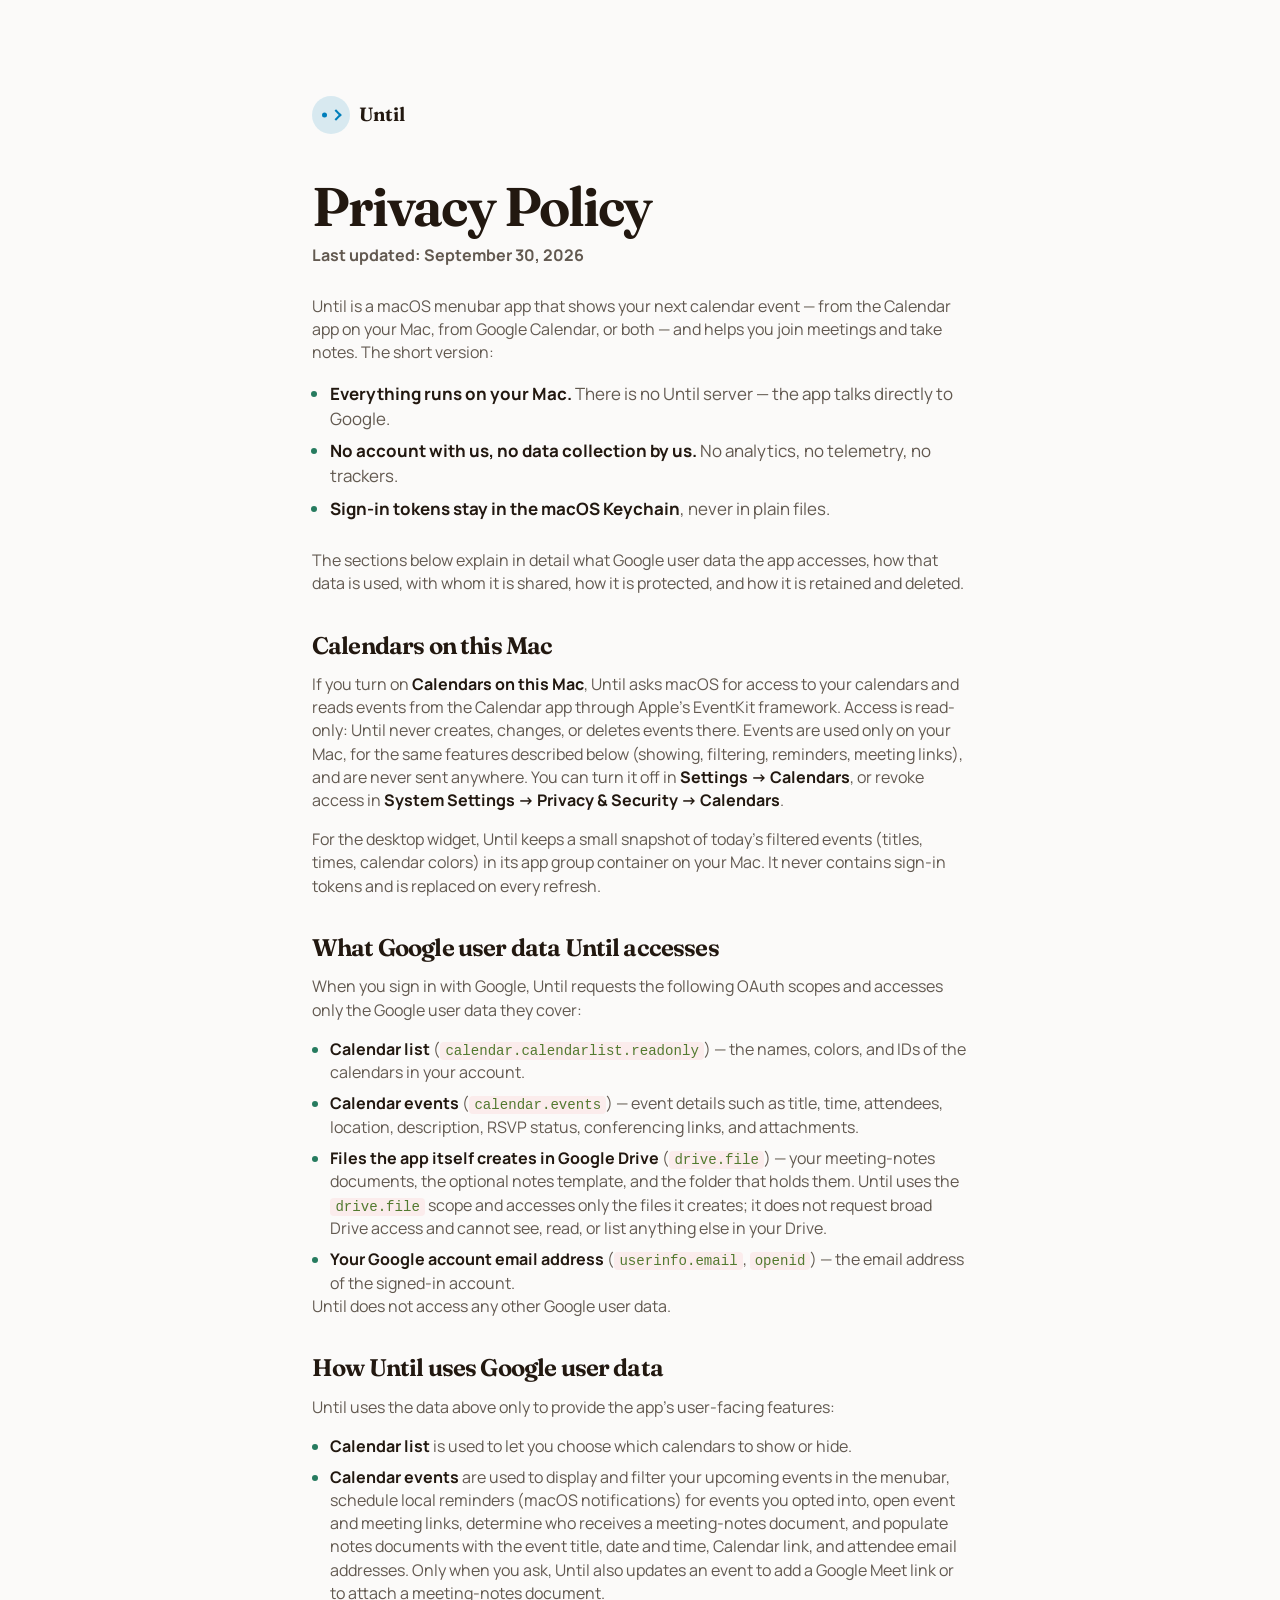
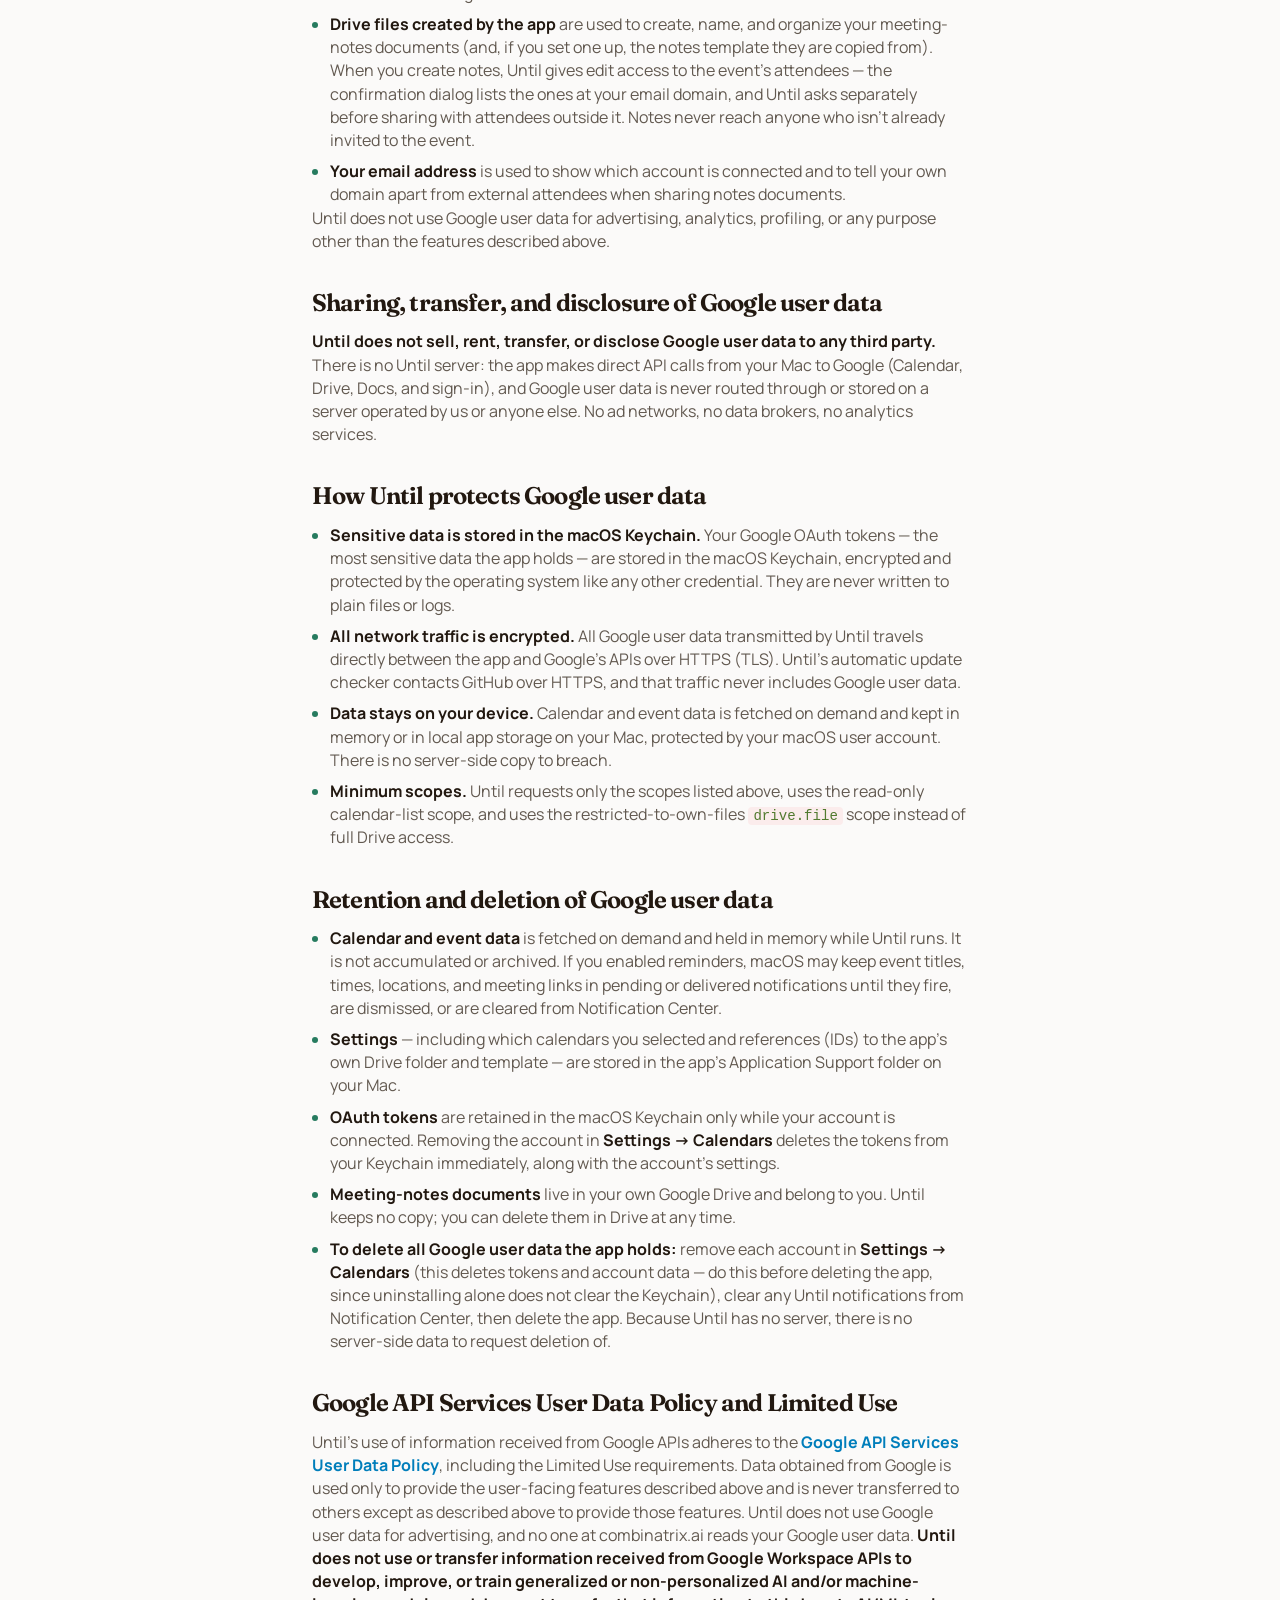
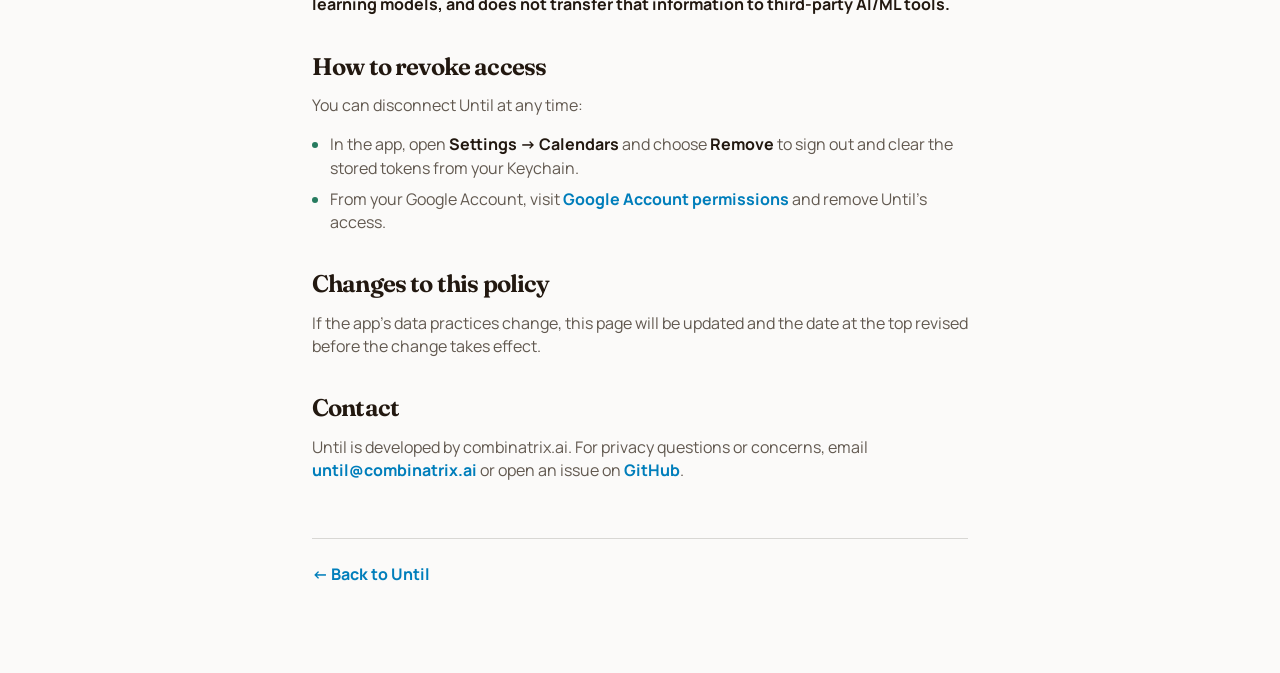
<file: docs/privacy.html>
<!doctype html>
<html lang="en">
  <head>
    <meta charset="utf-8" />
    <meta name="viewport" content="width=device-width, initial-scale=1" />
    <title>Privacy Policy - Until</title>
    <meta
      name="description"
      content="How Until handles your Google user data: what it accesses, how it uses it, how it protects it, and how it is retained and deleted."
    />
    <meta name="robots" content="index, follow" />
    <link rel="preconnect" href="https://fonts.googleapis.com" />
    <link rel="preconnect" href="https://fonts.gstatic.com" crossorigin />
    <link
      href="https://fonts.googleapis.com/css2?family=Fraunces:opsz,wght@9..144,650;9..144,780&family=Manrope:wght@400;520;620;720;800&display=swap"
      rel="stylesheet"
    />
    <link rel="stylesheet" href="styles.css?v=20260714-privacy-1" />
  </head>
  <body>
    <main id="top">
      <article class="legal">
        <a class="legal-back" href="index.html">
          <span class="brand-mark small"><span></span><i></i></span>
          Until
        </a>

        <header class="legal-head">
          <h1>Privacy Policy</h1>
          <p class="legal-date">Last updated: September 30, 2026</p>
        </header>

        <p class="legal-lead">
          Until is a macOS menubar app that shows your next calendar event
          &mdash; from the Calendar app on your Mac, from Google Calendar, or
          both &mdash; and helps you join meetings and take notes. The short version:
        </p>
        <ul class="legal-lead">
          <li>
            <strong>Everything runs on your Mac.</strong> There is no Until
            server &mdash; the app talks directly to Google.
          </li>
          <li>
            <strong>No account with us, no data collection by us.</strong> No
            analytics, no telemetry, no trackers.
          </li>
          <li>
            <strong>Sign-in tokens stay in the macOS Keychain</strong>, never
            in plain files.
          </li>
        </ul>
        <p class="legal-lead">
          The sections below explain in detail what Google user data the app
          accesses, how that data is used, with whom it is shared, how it is
          protected, and how it is retained and deleted.
        </p>

        <section>
          <h2>Calendars on this Mac</h2>
          <p>
            If you turn on <strong>Calendars on this Mac</strong>, Until asks
            macOS for access to your calendars and reads events from the
            Calendar app through Apple&rsquo;s EventKit framework. Access is
            read-only: Until never creates, changes, or deletes events there.
            Events are used only on your Mac, for the same features described
            below (showing, filtering, reminders, meeting links), and are
            never sent anywhere. You can turn it off in
            <strong>Settings &rarr; Calendars</strong>, or revoke access in
            <strong>System Settings &rarr; Privacy &amp; Security &rarr;
            Calendars</strong>.
          </p>
          <p>
            For the desktop widget, Until keeps a small snapshot of
            today&rsquo;s filtered events (titles, times, calendar colors) in
            its app group container on your Mac. It never contains sign-in
            tokens and is replaced on every refresh.
          </p>
        </section>

        <section>
          <h2>What Google user data Until accesses</h2>
          <p>
            When you sign in with Google, Until requests the following OAuth
            scopes and accesses only the Google user data they cover:
          </p>
          <ul>
            <li>
              <strong>Calendar list</strong>
              (<code>calendar.calendarlist.readonly</code>) &mdash; the names,
              colors, and IDs of the calendars in your account.
            </li>
            <li>
              <strong>Calendar events</strong> (<code>calendar.events</code>)
              &mdash; event details such as title, time, attendees, location,
              description, RSVP status, conferencing links, and attachments.
            </li>
            <li>
              <strong>Files the app itself creates in Google Drive</strong>
              (<code>drive.file</code>) &mdash; your meeting-notes documents,
              the optional notes template, and the folder that holds them.
              Until uses the <code>drive.file</code> scope and accesses only
              the files it creates; it does not request broad Drive access and
              cannot see, read, or list anything else in your Drive.
            </li>
            <li>
              <strong>Your Google account email address</strong>
              (<code>userinfo.email</code>, <code>openid</code>) &mdash; the
              email address of the signed-in account.
            </li>
          </ul>
          <p>Until does not access any other Google user data.</p>
        </section>

        <section>
          <h2>How Until uses Google user data</h2>
          <p>
            Until uses the data above only to provide the app&rsquo;s
            user-facing features:
          </p>
          <ul>
            <li>
              <strong>Calendar list</strong> is used to let you choose which
              calendars to show or hide.
            </li>
            <li>
              <strong>Calendar events</strong> are used to display and filter
              your upcoming events in the menubar, schedule local reminders
              (macOS notifications) for events you opted into, open event and
              meeting links, determine who receives a meeting-notes document,
              and populate notes documents with the event title, date and
              time, Calendar link, and attendee email addresses. Only when you
              ask, Until also updates an event to add a Google Meet link or to
              attach a meeting-notes document.
            </li>
            <li>
              <strong>Drive files created by the app</strong> are used to
              create, name, and organize your meeting-notes documents (and,
              if you set one up, the notes template they are copied from).
              When you create notes, Until gives edit access to the
              event&rsquo;s attendees &mdash; the confirmation dialog lists
              the ones at your email domain, and Until asks separately before
              sharing with attendees outside it. Notes never reach anyone who
              isn&rsquo;t already invited to the event.
            </li>
            <li>
              <strong>Your email address</strong> is used to show which account
              is connected and to tell your own domain apart from external
              attendees when sharing notes documents.
            </li>
          </ul>
          <p>
            Until does not use Google user data for advertising, analytics,
            profiling, or any purpose other than the features described above.
          </p>
        </section>

        <section>
          <h2>Sharing, transfer, and disclosure of Google user data</h2>
          <p>
            <strong>Until does not sell, rent, transfer, or disclose Google
            user data to any third party.</strong> There is no Until server:
            the app makes direct API calls from your Mac to Google (Calendar,
            Drive, Docs, and sign-in), and Google user data is never routed
            through or stored on a server operated by us or anyone else. No
            ad networks, no data brokers, no analytics services.
          </p>
        </section>

        <section>
          <h2>How Until protects Google user data</h2>
          <ul>
            <li>
              <strong>Sensitive data is stored in the macOS Keychain.</strong>
              Your Google OAuth tokens &mdash; the most sensitive data the app
              holds &mdash; are stored in the macOS Keychain, encrypted and
              protected by the operating system like any other credential.
              They are never written to plain files or logs.
            </li>
            <li>
              <strong>All network traffic is encrypted.</strong> All Google
              user data transmitted by Until travels directly between the app
              and Google&rsquo;s APIs over HTTPS (TLS). Until&rsquo;s automatic
              update checker contacts GitHub over HTTPS, and that traffic never
              includes Google user data.
            </li>
            <li>
              <strong>Data stays on your device.</strong> Calendar and event
              data is fetched on demand and kept in memory or in local app
              storage on your Mac, protected by your macOS user account. There
              is no server-side copy to breach.
            </li>
            <li>
              <strong>Minimum scopes.</strong> Until requests only the scopes
              listed above, uses the read-only calendar-list scope, and uses
              the restricted-to-own-files <code>drive.file</code> scope instead
              of full Drive access.
            </li>
          </ul>
        </section>

        <section>
          <h2>Retention and deletion of Google user data</h2>
          <ul>
            <li>
              <strong>Calendar and event data</strong> is fetched on demand and
              held in memory while Until runs. It is not accumulated or
              archived. If you enabled reminders, macOS may keep event titles,
              times, locations, and meeting links in pending or delivered
              notifications until they fire, are dismissed, or are cleared
              from Notification Center.
            </li>
            <li>
              <strong>Settings</strong> &mdash; including which calendars you
              selected and references (IDs) to the app&rsquo;s own Drive folder
              and template &mdash; are stored in the app&rsquo;s Application
              Support folder on your Mac.
            </li>
            <li>
              <strong>OAuth tokens</strong> are retained in the macOS Keychain
              only while your account is connected. Removing the account in
              <strong>Settings &rarr; Calendars</strong> deletes the tokens from
              your Keychain immediately, along with the account&rsquo;s
              settings.
            </li>
            <li>
              <strong>Meeting-notes documents</strong> live in your own Google
              Drive and belong to you. Until keeps no copy; you can delete them
              in Drive at any time.
            </li>
            <li>
              <strong>To delete all Google user data the app holds:</strong>
              remove each account in <strong>Settings &rarr; Calendars</strong>
              (this deletes tokens and account data &mdash; do this before
              deleting the app, since uninstalling alone does not clear the
              Keychain), clear any Until notifications from Notification
              Center, then delete the app. Because Until has no server, there
              is no server-side data to request deletion of.
            </li>
          </ul>
        </section>

        <section>
          <h2>Google API Services User Data Policy and Limited Use</h2>
          <p>
            Until&rsquo;s use of information received from Google APIs adheres
            to the
            <a
              href="https://developers.google.com/terms/api-services-user-data-policy"
              rel="noopener"
              >Google API Services User Data Policy</a
            >, including the Limited Use requirements. Data obtained from
            Google is used only to provide the user-facing features described
            above and is never transferred to others except as described above
            to provide those features. Until does not use Google user data for
            advertising, and no one at combinatrix.ai reads your Google user
            data. <strong>Until does not use or transfer information received
            from Google Workspace APIs to develop, improve, or train
            generalized or non-personalized AI and/or machine-learning models,
            and does not transfer that information to third-party AI/ML
            tools.</strong>
          </p>
        </section>

        <section>
          <h2>How to revoke access</h2>
          <p>You can disconnect Until at any time:</p>
          <ul>
            <li>
              In the app, open <strong>Settings &rarr; Calendars</strong> and
              choose <strong>Remove</strong> to sign out and clear the stored
              tokens from your Keychain.
            </li>
            <li>
              From your Google Account, visit
              <a
                href="https://myaccount.google.com/permissions"
                rel="noopener"
                >Google Account permissions</a
              >
              and remove Until&rsquo;s access.
            </li>
          </ul>
        </section>

        <section>
          <h2>Changes to this policy</h2>
          <p>
            If the app&rsquo;s data practices change, this page will be updated
            and the date at the top revised before the change takes effect.
          </p>
        </section>

        <section>
          <h2>Contact</h2>
          <p>
            Until is developed by combinatrix.ai. For privacy questions or
            concerns, email
            <a href="mailto:until@combinatrix.ai">until@combinatrix.ai</a>
            or open an issue on
            <a
              href="https://github.com/combinatrix-ai/until/issues"
              rel="noopener"
              >GitHub</a
            >.
          </p>
        </section>

        <footer class="legal-foot">
          <a href="index.html">&larr; Back to Until</a>
        </footer>
      </article>
    </main>
  </body>
</html>
</file>
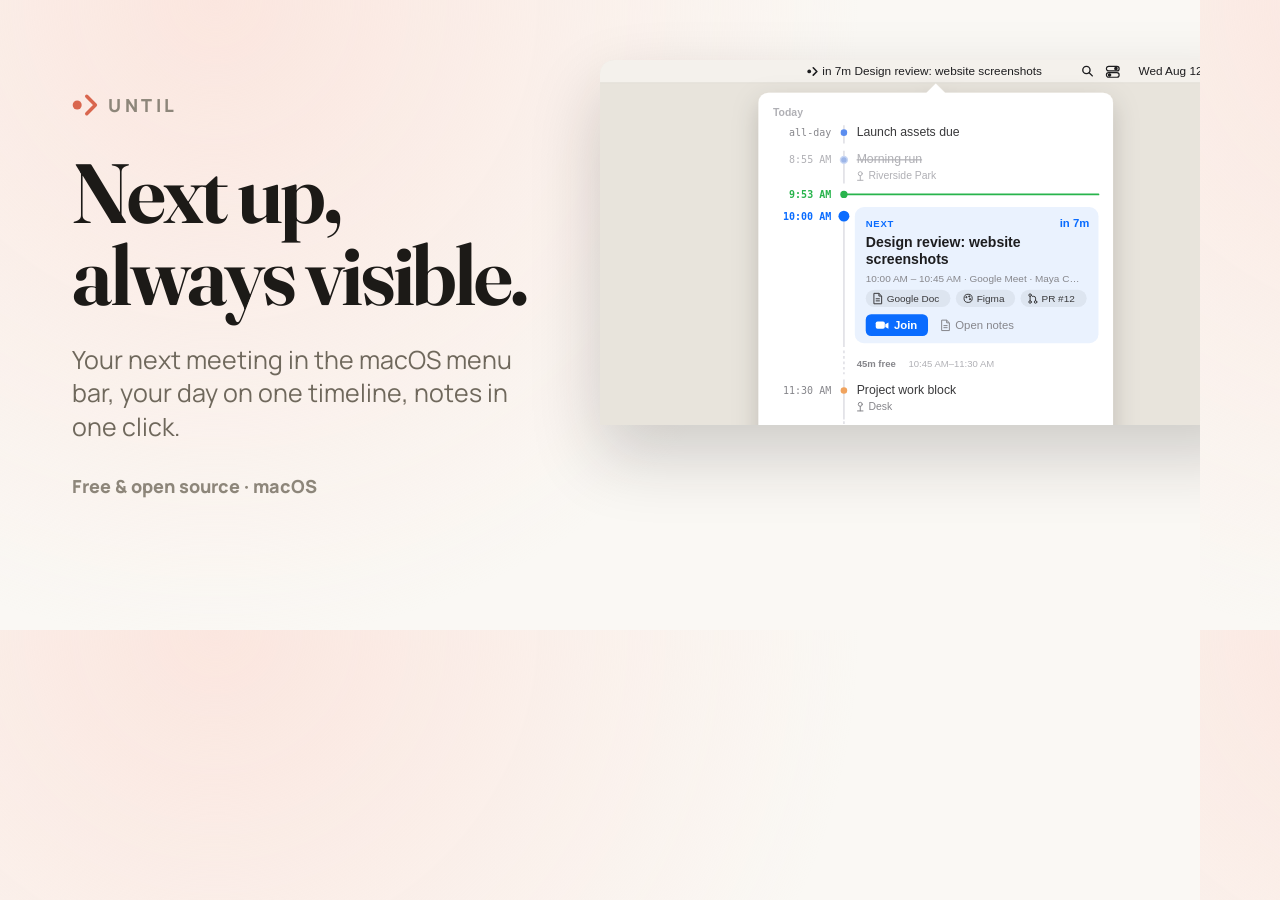
<file: scripts/og-image.html>
<!doctype html>
<!-- Source for docs/og-image*.png; rendered by scripts/render-og.sh.
     ?lang=ja switches the copy and the illustration. -->
<html>
<head>
<meta charset="utf-8">
<link href="https://fonts.googleapis.com/css2?family=Fraunces:opsz,wght@9..144,650&family=Manrope:wght@620;800&display=swap" rel="stylesheet">
<style>
html, body { margin: 0; width: 1200px; height: 630px; overflow: hidden; }
body { position: relative; background: radial-gradient(circle at 18% 0%, #fbe6df 0, transparent 55%), #faf8f4; color: #1c1a17; font-family: Manrope, "Hiragino Sans", sans-serif; }
.left { position: absolute; left: 72px; top: 92px; width: 480px; }
.brand { display: flex; align-items: center; gap: 10px; color: #8d867a; font-weight: 800; letter-spacing: .2em; font-size: 18px; text-transform: uppercase; }
.brand svg { width: 26px; height: 26px; color: #d9664e; }
h1 { margin: 34px 0 26px; font-family: Fraunces, "Hiragino Mincho ProN", serif; font-weight: 650; font-size: 84px; line-height: .98; letter-spacing: -.035em; }
p { margin: 0; color: #6f685c; font-size: 25px; line-height: 1.35; }
.meta { margin-top: 30px; color: #8d867a; font-size: 18px; font-weight: 800; }
.shot { position: absolute; top: 60px; right: -60px; width: 660px; border-radius: 14px 0 0 0; box-shadow: 0 30px 70px rgba(28, 26, 23, .2); }
:lang(ja) h1 { font-size: 54px; line-height: 1.2; letter-spacing: 0; }
:lang(ja) p { font-size: 23px; }
</style>
</head>
<body>
<div class="left">
  <div class="brand"><svg viewBox="4 5 15 14"><circle cx="7" cy="12" r="2.6" fill="currentColor"/><path d="M12.5 7 17.5 12 12.5 17" fill="none" stroke="currentColor" stroke-width="2" stroke-linecap="round" stroke-linejoin="round"/></svg>Until</div>
  <h1 id="title">Next up, always visible.</h1>
  <p id="lede">Your next meeting in the macOS menu bar, your day on one timeline, notes in one click.</p>
  <div class="meta" id="meta">Free &amp; open source · macOS</div>
</div>
<img class="shot" id="shot" src="../docs/art/hero-en.svg">
<script>
if (new URLSearchParams(location.search).get("lang") === "ja") {
  document.documentElement.lang = "ja";
  document.getElementById("title").innerHTML = "次の予定を、<br>いつも目の前に。";
  document.getElementById("lede").textContent = "次の会議までのカウントダウンをメニューバーに。一日をひとつのタイムラインで。議事録はワンクリック。";
  document.getElementById("meta").textContent = "無料・オープンソース · macOS";
  document.getElementById("shot").src = "../docs/art/hero-ja.svg";
}
</script>
</body>
</html>
</file>
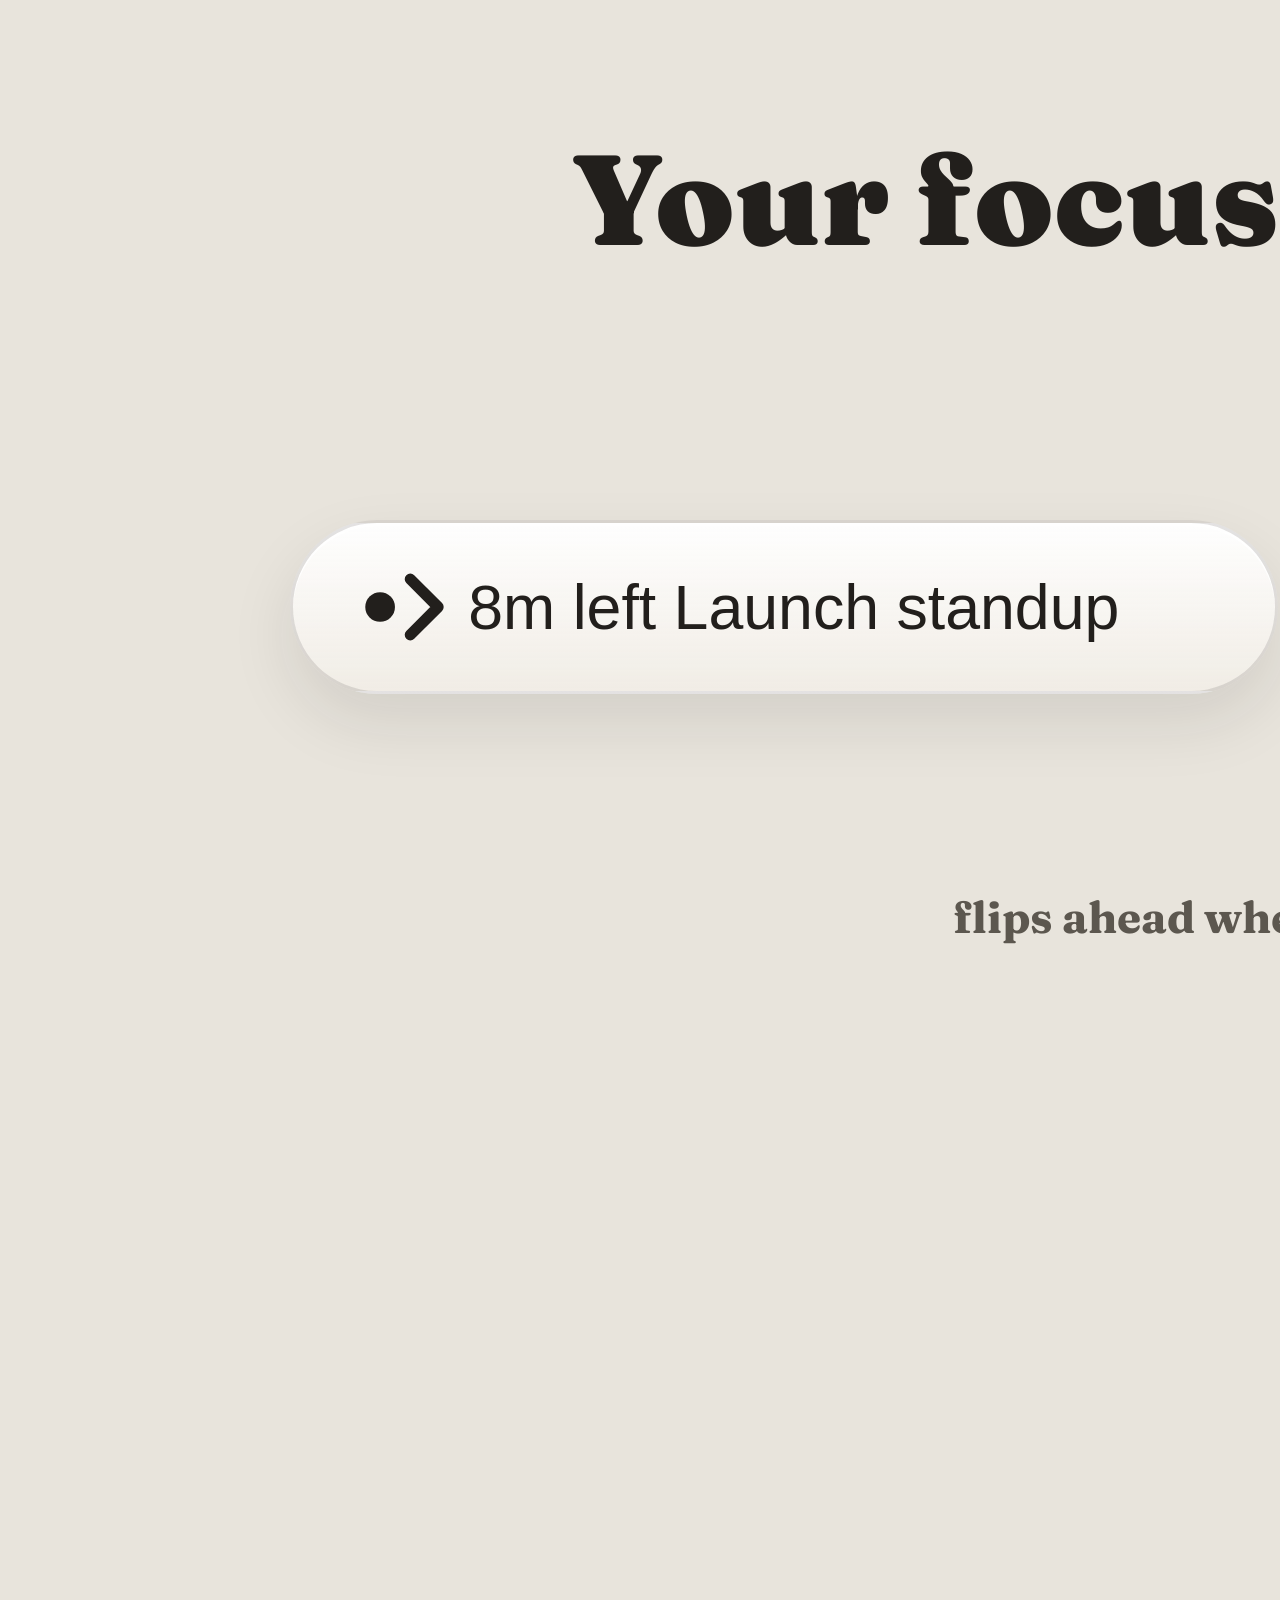
<file: assets/store/slide2.html>
<!doctype html>
<html><head><meta charset="utf-8"><style>
  /* Mac App Store slide — render at 2880x1800 via scripts/render-store-shots.sh.
     Tweak numbers here, preview in any browser (open this file), re-render. */
  @font-face { font-family: "Fraunces"; src: url("Fraunces.ttf"); }
  * { margin: 0; box-sizing: border-box; }
  body {
    width: 2880px; height: 1800px; overflow: hidden;
    background: #E8E4DC;
    font-family: "Fraunces", Georgia, serif;
    position: relative;
  }
  .headline {
    font-variation-settings: "opsz" 9, "wght" 900;
    position: absolute; top: 120px; width: 100%;
    text-align: center; font-size: 128px; font-weight: 800; color: #221f1c;
  }
  .caption { position: absolute; color: #5c574f; font-variation-settings: "opsz" 9, "wght" 700; }

  /* ---- menubar pills (same construction as the site strips) ---- */
  .chrome {
    position: absolute;
    display: inline-flex; align-items: center; justify-content: center;
    padding: 26px 50px;
    border: 3px solid rgba(34,31,28,0.12); border-radius: 999px;
    background: linear-gradient(180deg, rgba(255,255,255,0.96), rgba(242,238,231,0.85));
    box-shadow: 0 28px 64px rgba(34,31,28,0.10), inset 0 3px 0 rgba(255,255,255,0.8);
  }
  .chrome svg { display: block; height: 116px; width: auto; }
  .ms-mark { fill: #221f1c; }
  .ms-chevron { fill: none; stroke: #221f1c; stroke-width: 2.4; stroke-linecap: round; stroke-linejoin: round; }
  .ms-text { fill: #221f1c; font-family: -apple-system, BlinkMacSystemFont, "Helvetica Neue", sans-serif; font-size: 13.5px; font-weight: 500; }

  /* ---- layout knobs ---- */
  #pill-left  { top: 520px; left: 290px; }
  #pill-right { top: 520px; left: 1560px; }
  #flip-arrow { position: absolute; top: 555px; left: 1300px; }
  #flip-label { top: 890px; width: 100%; text-align: center; font-size: 44px; }
  #notif      { position: absolute; top: 1000px; left: 1414px; width: 1113px; }
  #join-label { top: 1300px; left: 1414px; width: 1113px; text-align: center; font-size: 46px; }
</style></head>
<body>
  <div class="headline">Your focus, always visible.</div>

  <div class="chrome" id="pill-left">
    <svg viewBox="0 0 190 25">
      <circle cx="8" cy="12.5" r="3.2" class="ms-mark" />
      <path d="M14.5 6.5 20.5 12.5 14.5 18.5" class="ms-chevron" />
      <text x="27" y="17.3" class="ms-text">8m left Launch standup</text>
    </svg>
  </div>

  <div class="chrome" id="pill-right">
    <svg viewBox="0 0 155 25">
      <circle cx="8" cy="12.5" r="3.2" class="ms-mark" />
      <path d="M14.5 6.5 20.5 12.5 14.5 18.5" class="ms-chevron" />
      <text x="27" y="17.3" class="ms-text">4m Design review</text>
    </svg>
  </div>

  <svg id="flip-arrow" width="300" height="130" viewBox="0 0 300 130">
    <path d="M 30 80 C 100 50 170 50 240 75" fill="none" stroke="#221f1c" stroke-width="11" stroke-linecap="round"/>
    <path d="M 292 93 L 231 99 L 249 51 Z" fill="#221f1c"/>
  </svg>
  <div class="caption" id="flip-label">flips ahead when your next meeting closes in</div>

  <img id="notif" src="notification.png" alt="">
  <div class="caption" id="join-label">one click to join.</div>
</body></html>
</file>
<file: docs/styles.css>
:root {
  color-scheme: light;
  --paper: oklch(98.6% 0.0015 95);
  --paper-2: oklch(96.4% 0.003 95);
  --ink: oklch(22% 0.022 60);
  --muted: oklch(47% 0.018 65);
  --line: oklch(88% 0.004 95);
  --white: oklch(100% 0 0);
  --blue: oklch(56% 0.14 236);
  --green: oklch(62% 0.14 153);
  --coral: oklch(63% 0.18 33);
  --shadow: 0 24px 60px color-mix(in oklch, var(--ink) 12%, transparent);
  --radius: 8px;
  --display: "Fraunces", Georgia, serif;
  --body: "Manrope", "Avenir Next", sans-serif;
  --mono: "SF Mono", ui-monospace, Menlo, monospace;
}

* {
  box-sizing: border-box;
}

html {
  scroll-behavior: smooth;
}

body {
  margin: 0;
  overflow-x: hidden;
  background: var(--paper);
  color: var(--ink);
  font-family: var(--body);
  line-height: 1.45;
  text-rendering: optimizeLegibility;
}

main {
  overflow: clip;
}

a {
  color: inherit;
  text-decoration: none;
}

button,
a {
  -webkit-tap-highlight-color: transparent;
}

.skip-link {
  position: fixed;
  z-index: 4;
  top: 12px;
  left: 12px;
  padding: 10px 14px;
  border-radius: 6px;
  background: var(--ink);
  color: var(--paper);
  font-weight: 800;
  transform: translateY(-180%);
  transition: transform 180ms ease;
}

.skip-link:focus {
  transform: translateY(0);
}

.brand-mark {
  position: relative;
  display: inline-block;
  flex: 0 0 auto;
  width: 23px;
  height: 23px;
  color: var(--ink);
}

.brand-mark span {
  position: absolute;
  top: 50%;
  left: 4px;
  width: 5px;
  height: 5px;
  border-radius: 50%;
  background: currentColor;
  transform: translateY(-50%);
}

.brand-mark i {
  position: absolute;
  top: 50%;
  right: 4px;
  width: 8px;
  height: 8px;
  border-top: 2px solid currentColor;
  border-right: 2px solid currentColor;
  transform: translateY(-50%) rotate(45deg);
  transform-origin: center;
}

.brand-mark.small {
  width: 38px;
  height: 38px;
  border-radius: 50%;
  background: color-mix(in oklch, var(--blue) 14%, transparent);
  color: var(--blue);
}

.brand-mark.small span {
  left: 10px;
}

.brand-mark.small i {
  right: 10px;
}

h1,
h2,
p,
figure {
  margin-block-start: 0;
}

h1,
h2 {
  margin-block-end: 0;
  font-family: var(--display);
  font-weight: 650;
  line-height: 0.98;
  letter-spacing: -0.035em;
  text-wrap: balance;
}

h1 {
  max-width: 11ch;
  margin-inline: auto;
  font-size: clamp(3.45rem, 8vw, 6.7rem);
}

h2 {
  max-width: 12ch;
  margin-inline: auto;
  font-size: clamp(2.7rem, 6vw, 4.6rem);
}

.hero {
  padding: clamp(52px, 8vw, 104px) 18px 0;
  text-align: center;
  background:
    radial-gradient(circle at 50% 0%, color-mix(in oklch, var(--coral) 8%, transparent), transparent 34rem),
    var(--paper);
}

.hero-intro {
  width: min(100%, 760px);
  margin-inline: auto;
}

.hero-brand-row {
  display: inline-flex;
  align-items: center;
  gap: 8px;
  margin-bottom: 28px;
  color: var(--muted);
  font-size: 0.72rem;
  font-weight: 800;
  letter-spacing: 0.2em;
  text-transform: uppercase;
}

.hero-mark {
  width: 19px;
  height: 19px;
  color: var(--coral);
  overflow: visible;
}

.hero-mark circle {
  fill: currentColor;
}

.hero-mark path {
  fill: none;
  stroke: currentColor;
  stroke-linecap: round;
  stroke-linejoin: round;
  stroke-width: 2;
}

.hero-subtitle {
  max-width: 48ch;
  margin: 25px auto 0;
  color: var(--muted);
  font-size: clamp(1rem, 1.8vw, 1.18rem);
  text-wrap: pretty;
}

.cta-row {
  display: flex;
  flex-wrap: wrap;
  justify-content: center;
  gap: 11px;
  margin-top: 30px;
}

.primary-action,
.icon-action {
  display: inline-flex;
  align-items: center;
  justify-content: center;
  min-height: 46px;
  border-radius: 999px;
  font-weight: 800;
  transition: transform 180ms ease, background-color 180ms ease, border-color 180ms ease;
}

.primary-action {
  padding: 0 21px;
  background: var(--ink);
  color: var(--paper);
}

.icon-action {
  width: 46px;
  border: 1px solid color-mix(in oklch, var(--ink) 16%, transparent);
  background: color-mix(in oklch, var(--white) 70%, transparent);
}

.icon-action svg {
  width: 21px;
  height: 21px;
  fill: currentColor;
}

.primary-action:hover,
.primary-action:focus-visible {
  background: color-mix(in oklch, var(--ink) 88%, var(--blue));
}

.icon-action:hover,
.icon-action:focus-visible {
  border-color: color-mix(in oklch, var(--ink) 30%, transparent);
  background: var(--white);
}

.primary-action:hover,
.icon-action:hover {
  transform: translateY(-2px);
}

.primary-action:active,
.icon-action:active {
  transform: translateY(1px) scale(0.98);
}

a:focus-visible {
  outline: 3px solid color-mix(in oklch, var(--blue) 55%, var(--white));
  outline-offset: 4px;
}

.hero-meta {
  margin: 17px 0 0;
  color: var(--muted);
  font-size: 0.76rem;
  font-weight: 720;
  letter-spacing: 0.035em;
}

.hero-poster {
  position: relative;
  width: min(100%, 740px);
  margin: clamp(48px, 7vw, 76px) auto 0;
}

.hero-poster img {
  display: block;
  width: 100%;
  height: auto;
  border: 1px solid color-mix(in oklch, var(--ink) 14%, transparent);
  border-bottom: 0;
  border-radius: 12px 12px 0 0;
  box-shadow: 0 -24px 54px color-mix(in oklch, var(--ink) 14%, transparent);
}

.hero-poster-fade {
  position: absolute;
  right: 0;
  bottom: 0;
  left: 0;
  height: 130px;
  pointer-events: none;
  background: linear-gradient(
    to bottom,
    transparent 0%,
    color-mix(in oklch, var(--paper) 18%, transparent) 35%,
    var(--paper) 100%
  );
}

.landing-section {
  border-top: 1px solid var(--line);
  padding: clamp(78px, 9vw, 112px) 20px clamp(86px, 10vw, 124px);
  text-align: center;
}

.section-inner {
  width: min(100%, 760px);
  margin-inline: auto;
}

.section-heading {
  width: min(100%, 680px);
  margin-inline: auto;
}

.kicker {
  margin: 0 0 16px;
  color: var(--blue);
  font-size: 0.7rem;
  font-weight: 800;
  letter-spacing: 0.2em;
  text-transform: uppercase;
}

.section-lede {
  max-width: 58ch;
  margin: 23px auto 0;
  color: var(--muted);
  font-size: clamp(1rem, 1.5vw, 1.12rem);
  text-wrap: pretty;
}

.menubar-states {
  display: grid;
  gap: 22px;
  width: min(100%, 470px);
  margin: 48px auto 0;
}

.menubar-state {
  display: grid;
  justify-items: center;
  gap: 11px;
  margin: 0;
}

.menubar-chrome {
  display: inline-flex;
  align-items: center;
  justify-content: center;
  width: fit-content;
  max-width: 100%;
  min-height: 43px;
  padding: 7px 11px;
  border: 1px solid color-mix(in oklch, var(--ink) 12%, transparent);
  border-radius: 999px;
  background: linear-gradient(180deg, color-mix(in oklch, var(--white) 96%, transparent), color-mix(in oklch, var(--paper-2) 85%, transparent));
  box-shadow: 0 12px 28px color-mix(in oklch, var(--ink) 9%, transparent), inset 0 1px 0 color-mix(in oklch, var(--white) 80%, transparent);
}

.menubar-chrome svg {
  display: block;
  width: auto;
  max-width: 100%;
  height: 29px;
}

.ms-mark {
  fill: var(--ink);
}

.ms-chevron {
  fill: none;
  stroke: var(--ink);
  stroke-width: 2.4;
  stroke-linecap: round;
  stroke-linejoin: round;
}

.ms-text {
  fill: var(--ink);
  font-family: -apple-system, BlinkMacSystemFont, "Helvetica Neue", "Segoe UI", sans-serif;
  font-size: 13.5px;
  font-weight: 500;
}

.menubar-state figcaption {
  color: var(--muted);
  font-size: 0.76rem;
  font-weight: 720;
  letter-spacing: 0.025em;
}

.section-note {
  max-width: 66ch;
  margin: 44px auto 0;
  color: var(--muted);
  font-size: 0.78rem;
  font-weight: 620;
  letter-spacing: 0.015em;
  text-wrap: pretty;
}

.notification-visual {
  width: min(100%, 480px);
  margin: 47px auto 0;
}

.notification-visual img {
  display: block;
  width: 100%;
  height: auto;
  filter: drop-shadow(0 22px 30px color-mix(in oklch, var(--ink) 12%, transparent));
}

.timeline-visual {
  width: min(100%, 520px);
  margin: 50px auto 0;
}

.timeline-visual img {
  display: block;
  width: 100%;
  height: auto;
  border: 1px solid color-mix(in oklch, var(--ink) 14%, transparent);
  border-radius: var(--radius);
  box-shadow: 0 30px 64px color-mix(in oklch, var(--ink) 16%, transparent);
}

.sr-only {
  position: absolute;
  width: 1px;
  height: 1px;
  margin: -1px;
  padding: 0;
  overflow: hidden;
  clip-path: inset(50%);
  white-space: nowrap;
  border: 0;
}

.notes-visual,
.filter-visual {
  width: min(100%, 560px);
  margin: 43px auto 0;
}

.notes-visual svg,
.filter-visual svg {
  display: block;
  width: 100%;
  height: auto;
}

.filter-visual svg {
  filter: drop-shadow(0 18px 34px color-mix(in oklch, var(--ink) 10%, transparent));
}

.fv-label {
  fill: var(--ink);
  font-family: var(--body);
  font-size: 12.5px;
  font-weight: 620;
}

.fv-muted {
  fill: var(--muted);
  font-family: var(--body);
  font-size: 13px;
  font-weight: 620;
}

/* ---- meeting-notes animation ---- */

.nv-title {
  fill: var(--ink);
  font-family: var(--body);
  font-size: 14px;
  font-weight: 800;
}

.nv-sub {
  fill: var(--muted);
  font-family: var(--body);
  font-size: 11px;
  font-weight: 620;
}

.nv-btn-label {
  fill: #2f6fe0;
  font-family: var(--body);
  font-size: 11.5px;
  font-weight: 800;
}

.nv-initial {
  fill: var(--white);
  font-family: var(--body);
  font-size: 16px;
  font-weight: 800;
  text-anchor: middle;
}

.nv-name {
  fill: var(--muted);
  font-family: var(--body);
  font-size: 10.5px;
  font-weight: 720;
  text-anchor: middle;
}

.nv-attach-label {
  fill: var(--ink);
  font-family: var(--body);
  font-size: 11.5px;
  font-weight: 720;
}

/* Rest state: everything after the click is hidden until the section
   scrolls into view and script.js adds .is-visible. */
.nv-cursor,
.nv-ripple,
.nv-doc,
.nv-fly,
.nv-check,
.nv-attach {
  opacity: 0;
}

.is-visible .nv-cursor { animation: nv-cursor 5s both; }
.is-visible .nv-button { animation: nv-press 5s both; transform-origin: 97px 106px; }
.is-visible .nv-ripple { animation: nv-ripple 5s both; transform-origin: 97px 106px; }
.is-visible .nv-doc { animation: nv-doc 5s both; transform-origin: 280px 162px; }
.is-visible .nv-fly1 { animation: nv-fly1 5s both; }
.is-visible .nv-fly2 { animation: nv-fly2 5s both; }
.is-visible .nv-fly3 { animation: nv-fly3 5s both; }
.is-visible .nv-check1 { animation: nv-check1 5s both; transform-origin: 490px 56px; }
.is-visible .nv-check2 { animation: nv-check2 5s both; transform-origin: 490px 144px; }
.is-visible .nv-check3 { animation: nv-check3 5s both; transform-origin: 490px 232px; }
.is-visible .nv-attach { animation: nv-attach 5s both; }

@keyframes nv-cursor {
  0% { opacity: 0; transform: translate(320px, 300px); }
  6% { opacity: 1; }
  16% { transform: translate(99px, 108px); }
  20% { opacity: 1; transform: translate(99px, 108px); }
  30%, 100% { opacity: 0; transform: translate(99px, 108px); }
}

@keyframes nv-press {
  0%, 16% { transform: scale(1); }
  18% { transform: scale(0.94); }
  22%, 100% { transform: scale(1); }
}

@keyframes nv-ripple {
  0%, 17% { opacity: 0; transform: scale(0.4); stroke-width: 2; }
  20% { opacity: 0.55; }
  28%, 100% { opacity: 0; transform: scale(2.1); stroke-width: 0.5; }
}

@keyframes nv-doc {
  0%, 20% { opacity: 0; transform: scale(0.3); }
  27% { opacity: 1; transform: scale(1.05); }
  30%, 100% { opacity: 1; transform: scale(1); }
}

@keyframes nv-fly1 {
  0%, 34% { opacity: 0; transform: translate(320px, 150px) scale(0.6); }
  38% { opacity: 1; }
  45% { opacity: 1; transform: translate(452px, 74px) scale(1); }
  47%, 100% { opacity: 0; transform: translate(452px, 74px) scale(0.5); }
}

@keyframes nv-fly2 {
  0%, 42% { opacity: 0; transform: translate(320px, 165px) scale(0.6); }
  46% { opacity: 1; }
  53% { opacity: 1; transform: translate(452px, 162px) scale(1); }
  55%, 100% { opacity: 0; transform: translate(452px, 162px) scale(0.5); }
}

@keyframes nv-fly3 {
  0%, 50% { opacity: 0; transform: translate(320px, 180px) scale(0.6); }
  54% { opacity: 1; }
  61% { opacity: 1; transform: translate(452px, 250px) scale(1); }
  63%, 100% { opacity: 0; transform: translate(452px, 250px) scale(0.5); }
}

@keyframes nv-check1 {
  0%, 45% { opacity: 0; transform: scale(0.2); }
  50% { opacity: 1; transform: scale(1.18); }
  54%, 100% { opacity: 1; transform: scale(1); }
}

@keyframes nv-check2 {
  0%, 53% { opacity: 0; transform: scale(0.2); }
  58% { opacity: 1; transform: scale(1.18); }
  62%, 100% { opacity: 1; transform: scale(1); }
}

@keyframes nv-check3 {
  0%, 61% { opacity: 0; transform: scale(0.2); }
  66% { opacity: 1; transform: scale(1.18); }
  70%, 100% { opacity: 1; transform: scale(1); }
}

@keyframes nv-attach {
  0%, 72% { opacity: 0; transform: translateY(10px); }
  82%, 100% { opacity: 1; transform: translateY(0); }
}

.privacy-section {
  background:
    radial-gradient(circle at 50% 0%, color-mix(in oklch, var(--green) 7%, transparent), transparent 30rem),
    var(--paper-2);
}

.privacy-inner {
  width: min(100%, 700px);
}

.privacy-copy {
  max-width: 64ch;
  margin: 25px auto 0;
  color: var(--muted);
  font-size: 1rem;
  text-wrap: pretty;
}

.privacy-copy code {
  padding: 1px 5px;
  border-radius: 4px;
  background: color-mix(in oklch, var(--green) 12%, var(--white));
  color: color-mix(in oklch, var(--green) 78%, var(--ink));
  font-family: var(--mono);
  font-size: 0.86em;
}

.privacy-link {
  color: var(--blue);
  font-weight: 800;
  white-space: nowrap;
}

.privacy-link:hover {
  text-decoration: underline;
}

.closing-cta {
  border-top: 1px solid var(--line);
  padding: clamp(82px, 10vw, 126px) 20px clamp(92px, 11vw, 140px);
  text-align: center;
  background: var(--paper);
}

.closing-cta h2 {
  max-width: 13ch;
}

.closing-cta .cta-row {
  margin-top: 31px;
}

.site-footer {
  padding: 40px clamp(24px, 7%, 112px);
  border-top: 1px solid color-mix(in oklch, var(--paper) 14%, transparent);
  background: var(--ink);
  color: color-mix(in oklch, var(--paper) 78%, transparent);
}

.footer-inner {
  display: flex;
  flex-wrap: wrap;
  align-items: center;
  gap: 18px 28px;
  max-width: 1120px;
  margin-inline: auto;
}

.footer-brand {
  display: inline-flex;
  align-items: center;
  gap: 9px;
  color: var(--paper);
  font-family: var(--display);
  font-size: 1.2rem;
  font-weight: 650;
}

.footer-brand .brand-mark.small {
  width: 26px;
  height: 26px;
  background: color-mix(in oklch, var(--paper) 12%, transparent);
  color: var(--paper);
}

.footer-brand .brand-mark.small span {
  left: 7px;
}

.footer-brand .brand-mark.small i {
  right: 7px;
}

.footer-links {
  display: flex;
  flex-wrap: wrap;
  gap: 20px;
  font-size: 0.92rem;
  font-weight: 720;
}

.footer-links a:hover {
  color: var(--paper);
}

.footer-made {
  margin: 0 0 0 auto;
  font-size: 0.9rem;
}

.footer-made a {
  color: var(--paper);
  font-weight: 720;
}

.footer-made a:hover {
  text-decoration: underline;
}

.legal {
  max-width: 720px;
  margin-inline: auto;
  padding: clamp(48px, 8vw, 96px) clamp(20px, 5vw, 32px) 88px;
}

.legal-back {
  display: inline-flex;
  align-items: center;
  gap: 9px;
  font-family: var(--display);
  font-size: 1.2rem;
  font-weight: 650;
}

.legal-head {
  margin-top: 40px;
}

.legal-head h1 {
  max-width: none;
  margin-bottom: 10px;
  font-size: clamp(2.6rem, 7vw, 3.4rem);
}

.legal-date {
  margin: 0;
  color: var(--muted);
  font-size: 0.92rem;
  font-weight: 720;
}

.legal-lead {
  margin-top: 28px;
  color: var(--ink);
  font-size: 1.12rem;
}

.legal section {
  margin-top: 36px;
}

.legal h2 {
  max-width: none;
  margin-bottom: 14px;
  font-size: 1.5rem;
  line-height: 1.15;
}

.legal p {
  color: var(--muted);
  font-size: 1rem;
}

.legal ul {
  margin: 0;
  padding-left: 1.15rem;
  color: var(--muted);
  font-size: 1rem;
}

.legal li {
  margin-top: 8px;
}

.legal li::marker {
  color: color-mix(in oklch, var(--blue) 60%, var(--muted));
}

ul.legal-lead {
  margin-top: 18px;
  font-size: 1.06rem;
}

.legal strong {
  color: var(--ink);
  font-weight: 720;
}

.legal a:not(.legal-back) {
  color: var(--blue);
  font-weight: 720;
}

.legal a:not(.legal-back):hover {
  text-decoration: underline;
}

.legal code {
  padding: 1px 5px;
  border-radius: 4px;
  background: color-mix(in oklch, var(--green) 12%, var(--white));
  color: color-mix(in oklch, var(--green) 78%, var(--ink));
  font-family: var(--mono);
  font-size: 0.88em;
}

.legal-foot {
  margin-top: 56px;
  padding-top: 24px;
  border-top: 1px solid var(--line);
}

.legal-foot a {
  color: var(--blue);
  font-weight: 800;
}

/* ---- 1.2 additions: install pill, trust strip, cards, compare, FAQ ---- */

.brew-pill {
  display: inline-flex;
  align-items: center;
  gap: 10px;
  max-width: 100%;
  margin-top: 14px;
  padding: 7px 8px 7px 16px;
  border: 1px solid color-mix(in srgb, var(--ink) 12%, transparent);
  border-radius: 999px;
  background: color-mix(in srgb, var(--white) 82%, transparent);
  color: var(--ink);
  font-family: var(--mono);
  font-size: 0.8rem;
}

.brew-pill code {
  overflow: hidden;
  text-overflow: ellipsis;
  white-space: nowrap;
}

.brew-pill code::before {
  content: "$ ";
  color: var(--muted);
}

.copy-button {
  flex: 0 0 auto;
  padding: 5px 11px;
  border: 0;
  border-radius: 999px;
  background: color-mix(in srgb, var(--ink) 8%, transparent);
  color: var(--ink);
  font-family: var(--body);
  font-size: 0.72rem;
  font-weight: 800;
  cursor: pointer;
}

.copy-button:hover {
  background: color-mix(in srgb, var(--ink) 14%, transparent);
}

.trust-strip {
  border-top: 1px solid var(--line);
  padding: 22px 20px;
  background: var(--paper-2);
}

.trust-strip ul {
  display: flex;
  flex-wrap: wrap;
  justify-content: center;
  gap: 10px 28px;
  max-width: 900px;
  margin: 0 auto;
  padding: 0;
  list-style: none;
  color: var(--muted);
  font-size: 0.82rem;
  font-weight: 720;
}

.trust-strip li::before {
  content: "✓";
  margin-right: 7px;
  color: var(--green);
  font-weight: 800;
}

.visual-caption {
  max-width: 52ch;
  margin: 22px auto 0;
  color: var(--muted);
  font-size: 0.82rem;
  font-weight: 620;
  text-wrap: pretty;
}

.source-cards,
.detail-grid {
  display: grid;
  gap: 16px;
  width: min(100%, 760px);
  margin: 46px auto 0;
  text-align: left;
}

.source-cards {
  grid-template-columns: repeat(auto-fit, minmax(260px, 1fr));
}

.detail-grid {
  grid-template-columns: repeat(auto-fit, minmax(210px, 1fr));
}

.source-card,
.detail-card {
  padding: 22px 22px 20px;
  border: 1px solid var(--line);
  border-radius: 14px;
  background: var(--white);
  box-shadow: 0 14px 34px color-mix(in srgb, var(--ink) 6%, transparent);
}

.source-card h3,
.detail-card h3 {
  margin: 0 0 8px;
  font-family: var(--body);
  font-size: 1.02rem;
  font-weight: 800;
  letter-spacing: -0.01em;
}

.source-card p,
.detail-card p {
  margin: 0;
  color: var(--muted);
  font-size: 0.92rem;
  text-wrap: pretty;
}

.source-card ul {
  margin: 14px 0 0;
  padding-left: 1.1rem;
  color: var(--ink);
  font-size: 0.9rem;
}

.source-card li + li {
  margin-top: 5px;
}

.source-tag {
  display: inline-block;
  margin-bottom: 12px;
  padding: 3px 10px;
  border-radius: 999px;
  background: color-mix(in srgb, var(--green) 14%, var(--white));
  color: color-mix(in srgb, var(--green) 70%, var(--ink));
  font-size: 0.7rem;
  font-weight: 800;
  letter-spacing: 0.04em;
}

.source-tag.blue {
  background: color-mix(in srgb, var(--blue) 12%, var(--white));
  color: color-mix(in srgb, var(--blue) 75%, var(--ink));
}

.alert-visuals {
  display: grid;
  gap: 28px;
  justify-items: center;
  width: min(100%, 560px);
  margin: 46px auto 0;
}

.alert-stage {
  display: grid;
  place-items: center;
  width: 100%;
  padding: 34px 20px 38px;
  border-radius: 16px;
  background:
    radial-gradient(circle at 30% 20%, oklch(83% 0.05 250), transparent 60%),
    radial-gradient(circle at 80% 90%, oklch(84% 0.05 320), transparent 55%),
    oklch(80% 0.03 270);
}

.alert-stage img {
  display: block;
  width: min(100%, 380px);
  height: auto;
  filter: drop-shadow(0 18px 30px color-mix(in srgb, var(--ink) 22%, transparent));
}

.widget-visual {
  display: grid;
  place-items: center;
  width: min(100%, 560px);
  margin: 46px auto 0;
  padding: 44px 20px;
  border-radius: 18px;
  background:
    radial-gradient(circle at 20% 10%, oklch(86% 0.04 200), transparent 60%),
    radial-gradient(circle at 90% 80%, oklch(88% 0.04 90), transparent 60%),
    oklch(84% 0.02 230);
}

.widget-visual img {
  display: block;
  width: min(100%, 344px);
  height: auto;
  border-radius: 22px;
  background: var(--white);
  box-shadow: 0 22px 40px color-mix(in srgb, var(--ink) 20%, transparent);
}

.compare-wrap {
  width: min(100%, 820px);
  margin: 46px auto 0;
  overflow-x: auto;
  border: 1px solid var(--line);
  border-radius: 14px;
  background: var(--white);
}

.compare-table {
  width: 100%;
  min-width: 640px;
  border-collapse: collapse;
  font-size: 0.88rem;
  text-align: left;
}

.compare-table th,
.compare-table td {
  padding: 12px 14px;
  border-bottom: 1px solid var(--line);
  vertical-align: top;
}

.compare-table thead th {
  background: var(--paper-2);
  color: var(--muted);
  font-size: 0.76rem;
  font-weight: 800;
  letter-spacing: 0.03em;
}

.compare-table tbody th {
  font-weight: 720;
}

.compare-table .ours {
  background: color-mix(in srgb, var(--blue) 7%, var(--white));
  font-weight: 720;
}

.compare-table tr:last-child th,
.compare-table tr:last-child td {
  border-bottom: 0;
}

.compare-table .yes {
  color: color-mix(in srgb, var(--green) 80%, var(--ink));
  font-weight: 800;
}

.compare-table .no {
  color: color-mix(in srgb, var(--muted) 70%, transparent);
}

.compare-note {
  max-width: 60ch;
  margin: 18px auto 0;
  color: var(--muted);
  font-size: 0.8rem;
  text-wrap: pretty;
}

.faq-list {
  width: min(100%, 680px);
  margin: 42px auto 0;
  text-align: left;
}

.faq-list details {
  border-bottom: 1px solid var(--line);
}

.faq-list summary {
  padding: 18px 4px;
  cursor: pointer;
  font-size: 1.02rem;
  font-weight: 800;
  list-style: none;
}

.faq-list summary::-webkit-details-marker {
  display: none;
}

.faq-list summary::after {
  content: "+";
  float: right;
  color: var(--muted);
  font-weight: 700;
}

.faq-list details[open] summary::after {
  content: "−";
}

.faq-list p {
  margin: 0 4px 20px;
  color: var(--muted);
  font-size: 0.96rem;
  text-wrap: pretty;
}

.faq-list a,
.source-card a {
  color: var(--blue);
  font-weight: 720;
}

.footer-links .lang-link {
  padding: 3px 11px;
  border: 1px solid color-mix(in srgb, var(--paper) 30%, transparent);
  border-radius: 999px;
}

/* The illustrations under docs/art/ draw their own panel, shadow, and
   desktop, so the frames made for raster screenshots stay off them. */
.timeline-visual {
  width: min(100%, 440px);
}

.timeline-visual img[src$=".svg"],
.notification-visual img[src$=".svg"],
.alert-stage img[src$=".svg"] {
  border: 0;
  border-radius: 0;
  box-shadow: none;
  filter: none;
}

.notification-visual {
  width: min(100%, 420px);
}

.alert-stage img[src$=".svg"] {
  width: min(100%, 404px);
}

:lang(ja) h1,
:lang(ja) h2 {
  max-width: 13em;
  line-height: 1.14;
  letter-spacing: 0;
  word-break: auto-phrase;
}

:lang(ja) h1 {
  font-size: clamp(2.3rem, 6.4vw, 4.8rem);
}

:lang(ja) h2 {
  font-size: clamp(1.9rem, 4.6vw, 3.4rem);
}

:lang(ja) .hero-subtitle,
:lang(ja) .section-lede {
  word-break: auto-phrase;
}

@media (max-width: 640px) {
  .hero {
    padding-top: 56px;
  }

  h1 {
    max-width: 12ch;
    font-size: clamp(2.5rem, 11vw, 4.6rem);
  }

  h2 {
    max-width: 13ch;
    font-size: clamp(2rem, 9.5vw, 3.7rem);
  }

  .hero-subtitle {
    max-width: 34ch;
  }

  .cta-row {
    width: min(100%, 320px);
    margin-inline: auto;
  }

  .primary-action {
    flex: 1 1 auto;
    min-width: 0;
  }

  .hero-poster {
    width: calc(100% + 36px);
    margin-left: -18px;
  }

  .hero-poster img {
    border-radius: 9px 9px 0 0;
  }

  .landing-section {
    padding-right: 18px;
    padding-left: 18px;
  }

  .menubar-chrome {
    width: 100%;
  }

  .section-note {
    max-width: 34ch;
  }

  .privacy-copy {
    max-width: 38ch;
  }

  .brew-pill {
    font-size: 0.72rem;
  }

  .privacy-link {
    display: inline-block;
    margin-top: 8px;
  }

  .footer-inner {
    flex-direction: column;
    align-items: flex-start;
    gap: 16px;
  }

  .footer-made {
    margin-left: 0;
  }
}

@media (prefers-reduced-motion: reduce) {
  html {
    scroll-behavior: auto;
  }

  *,
  *::before,
  *::after {
    animation-duration: 0.01ms !important;
    animation-iteration-count: 1 !important;
    transition-duration: 0.01ms !important;
  }
}
</file>
